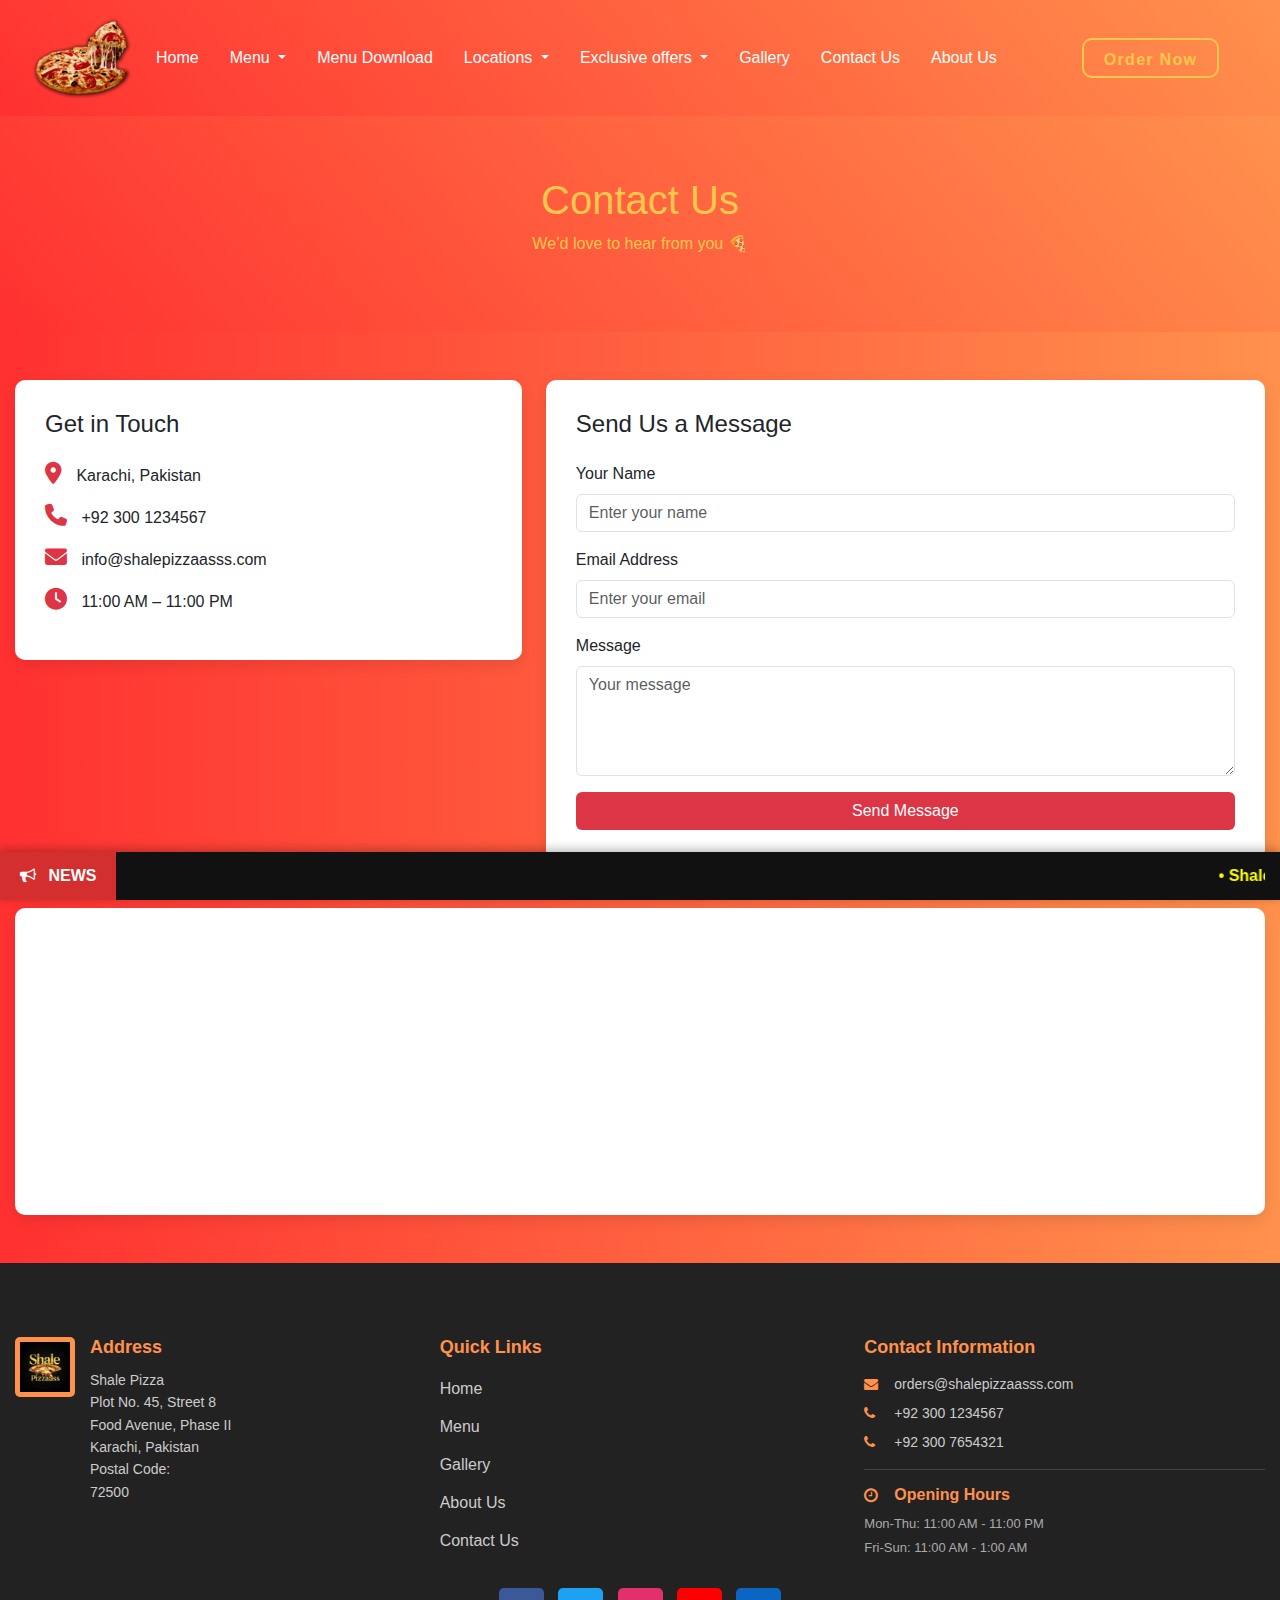
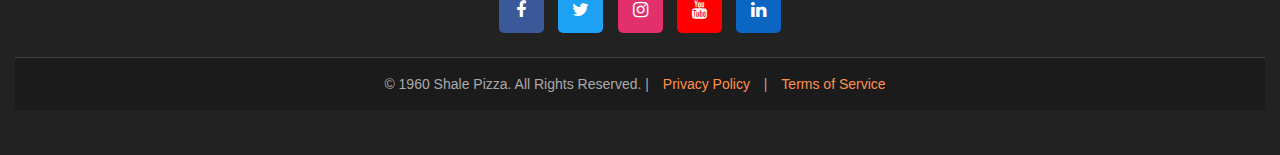
<file: contactus.html>
<!DOCTYPE html>
<html lang="en">
<head>
<meta charset="UTF-8">
<meta name="viewport" content="width=device-width, initial-scale=1.0">
<title>Contact Us | Shale Pizzaasss</title>
<link href="https://cdnjs.cloudflare.com/ajax/libs/font-awesome/6.4.0/css/all.min.css" rel="stylesheet">

            <link rel="stylesheet" href="https://cdnjs.cloudflare.com/ajax/libs/font-awesome/4.7.0/css/font-awesome.min.css">


<link href="https://cdn.jsdelivr.net/npm/bootstrap@5.3.8/dist/css/bootstrap.min.css" rel="stylesheet">
<link rel="stylesheet" href="contactus.css">

</head>

<body>
<!--Navbar-->

    <nav class="navbar navbar-expand-lg bg-body-tertiary">
  <div class="container-fluid">
    <a class="navbar-brand" href="index.html"><img src="img-pic/3rd.logo.pic.png" class="img-fluid" alt="logo" style="width: 100px;"></a>
    <button class="navbar-toggler" type="button" data-bs-toggle="collapse" data-bs-target="#navbarSupportedContent" aria-controls="navbarSupportedContent" aria-expanded="false" aria-label="Toggle navigation">
      <span class="navbar-toggler-icon"></span>
    </button>
    <div class="collapse navbar-collapse" id="navbarSupportedContent">
      <ul class="navbar-nav me-auto mb-2 mb-lg-0">
        <li class="nav-item">
          <a class="nav-link active" aria-current="page" href="index.html">Home</a>
        </li>
         <li class="nav-item dropdown">
                        <a class="nav-link dropdown-toggle" href="#" role="button" data-bs-toggle="dropdown" aria-expanded="false">
                            Menu
                        </a>
                        <ul class="dropdown-menu">
                            <li><a class="dropdown-item" href="menu.html">Main Menu</a></li> <hr>
                            <li><a class="dropdown-item" href="menu.html#pizza">Pizza</a></li>
                            <li><a class="dropdown-item" href="menu.html#pizza-sandwiches">Pizza Sandwiches</a></li>
                            <li><a class="dropdown-item" href="menu.html#garlic-bread">Garlic Bread</a></li>
                            <li><a class="dropdown-item" href="menu.html#pasta">Pasta</a></li>
                            <li><a class="dropdown-item" href="menu.html#desserts">Desserts</a></li>
                            <li><hr class="dropdown-divider"></li>
                            <li><a class="dropdown-item" href="menu.html#beverages">Beverages</a></li>
                        </ul>
                    </li>
         <li class="nav-item">
          <a class="nav-link active" aria-current="page" href="img-pic/shale-pizza-menu.pdf">Menu Download</a>
        </li>
         <li class="nav-item dropdown">
          <a class="nav-link dropdown-toggle" href="#" role="button" data-bs-toggle="dropdown" aria-expanded="false">
            Locations
          </a>
          <ul class="dropdown-menu">
            <li><a class="dropdown-item" href="locations.html#main-branch">Restaurant Location</a></li>
            <li><a class="dropdown-item" href="locations.html#all-branches">Locations</a></li>
            <li><a class="dropdown-item" href="about.html#faq">FAQ</a></li>
          </ul>
        </li>
 <li class="nav-item dropdown">
          <a class="nav-link dropdown-toggle" href="#" role="button" data-bs-toggle="dropdown" aria-expanded="false">
            Exclusive offers
          </a>
          <ul class="dropdown-menu">
                       <li><a class="dropdown-item" href="./menu.html#bestdeal">Best Deal</a></li>
            <li><a class="dropdown-item" href="./img-pic/Weekend special.png" target="_blank">Weekend Special</a></li>
            <li><a class="dropdown-item" href="./img-pic/Combo deal-1.png" target="_blank">Combo Offer Deal.1</a></li>
            <li><a class="dropdown-item" href="./img-pic/Combo deal-2.png" target="_blank">Combo Offer Deal.2</a></li>

          </ul>
        </li>
         <li class="nav-item">
          <a class="nav-link active" aria-current="page" href="gallery.html">Gallery</a>
        </li>
         <li class="nav-item">
          <a class="nav-link active" aria-current="page" href="contactus.html">Contact Us</a>
        </li>
        <li class="nav-item">
          <a class="nav-link" href="about.html">About Us</a>
        </li>
        <li class="nav-item">
          <a class="nav-link" href="#"></a>
        </li>
        <li class="nav-item">
          <a class="nav-link" href="#"></a>
        </li>
        <li class="nav-item">
  <a href="orderform.html" class="custom-btn">Order Now</a>


</li>
       
      </ul>
    </div>
  </div>
</nav>


<!-- Header -->
<section class="contact-header">
    <h1>Contact Us</h1>
    <p>We’d love to hear from you 🍕</p>
</section>

<!-- Contact Section -->
<section class="container my-5">
    <div class="row g-4">

        <!-- Contact Info -->
        <div class="col-md-5">
            <div class="contact-box">
                <h4 class="mb-4">Get in Touch</h4>
                <p><i class="fas fa-map-marker-alt"></i> Karachi, Pakistan</p>
                <p><i class="fas fa-phone"></i> +92 300 1234567</p>
                <p><i class="fas fa-envelope"></i> info@shalepizzaasss.com</p>
                <p><i class="fas fa-clock"></i> 11:00 AM – 11:00 PM</p>
            </div>
        </div>

        <!-- Contact Form -->
        <div class="col-md-7">
            <div class="contact-box">
                <h4 class="mb-4">Send Us a Message</h4>

                <form>
                    <div class="mb-3">
                        <label class="form-label">Your Name</label>
                        <input type="text" class="form-control" placeholder="Enter your name" required>
                    </div>

                    <div class="mb-3">
                        <label class="form-label">Email Address</label>
                        <input type="email" class="form-control" placeholder="Enter your email" required>
                    </div>

                    <div class="mb-3">
                        <label class="form-label">Message</label>
                        <textarea class="form-control" rows="4" placeholder="Your message"></textarea>
                    </div>

                    <button type="submit" class="btn btn-custom w-100">
                        Send Message
                    </button>
                </form>
            </div>
        </div>

    </div>
</section>

<!-- Map -->
<section class="container mb-5">
    <div class="contact-box p-0">
        <iframe 
            src="https://www.google.com/maps/embed?pb=!1m18!1m12!1m3!1d462118.15741721805!2d66.57512938012205!3d25.193389499999998!2m3!1f0!2f0!3f0!3m2!1i1024!2i768!4f13.1!3m3!1m2!1s0x3eb33e06651d4bbf%3A0x9cf92f44555a0c23!2sKarachi%2C%20Karachi%20City%2C%20Sindh%2C%20Pakistan!5e0!3m2!1sen!2s!4v1705498499999!5m2!1sen!2s"
            width="100%" height="300" style="border:0;" allowfullscreen loading="lazy">
        </iframe>
    </div>
</section>


<!--Footer-->
 <footer class="footer-main">
        <div class="container py-4">
            <div class="row g-4">
                
                <!-- Address with Rotating Logo -->
                <div class="col-lg-4 col-md-6">
                    <div class="address-box">
                        <div class="add-icon">
                            <!-- Logo Image - Hover to see 360° rotation -->
                            <img src="img-pic/footer-logo-2.jpg" alt="Pizza Logo">
                        </div>
                        <div class="add-content">
                            <h5>Address</h5>
                            <p>Shale Pizza<br>Plot No. 45, Street 8<br>Food Avenue, Phase II<br>Karachi, Pakistan <br>
                            Postal Code: <br>
                          72500</p>
                        </div>
                    </div>
                </div>

                <!-- Quick Links -->
                <div class="col-lg-4 col-md-6">
                    <div class="footer-links">
                        <h5>Quick Links</h5>
                        <ul>
                            <li><a href="index.html">Home</a></li>
                            <li><a href="menu.html">Menu</a></li>
                            <li><a href="gallery.html">Gallery</a></li>
                            <li><a href="about.html">About Us</a></li>
                            <li><a href="contactus.html">Contact Us</a></li>
                        </ul>
                    </div>
                </div>

                <!-- Contact Info -->
                <div class="col-lg-4 col-md-12">
                    <div class="contact-info">
                        <h5>Contact Information</h5>
                        <p class="mb-2">
                            <i class="fa fa-envelope"></i> 
                            <a href="mailto:orders@shalepizzaasss.com">orders@shalepizzaasss.com</a>
                        </p>
                        <p class="mb-2">
                            <i class="fa fa-phone"></i> +92 300 1234567
                        </p>
                        <p class="mb-2">
                            <i class="fa fa-phone"></i> +92 300 7654321
                        </p>
                        
                        <div class="opening-hours mt-3">
                            <h6><i class="fa fa-clock-o"></i> Opening Hours</h6>
                            <p class="mb-1">Mon-Thu: 11:00 AM - 11:00 PM</p>
                            <p>Fri-Sun: 11:00 AM - 1:00 AM</p>
                        </div>
                    </div>
                </div>

            </div>

            <!-- Social Icons with 360° Rotation -->
            <div class="text-center my-4">
                <a class="social-btn facebook" href="https://www.facebook.com/" title="Facebook"><i class="fa fa-facebook-f"></i></a>
                <a class="social-btn twitter" href="https://x.com/" title="Twitter"><i class="fa fa-twitter"></i></a>
                <a class="social-btn instagram" href="https://www.instagram.com/" title="Instagram"><i class="fa fa-instagram"></i></a>
                <a class="social-btn youtube" href="https://www.youtube.com/" title="YouTube"><i class="fa fa-youtube"></i></a>
                <a class="social-btn whatsapp" href="https://www.linked.com/" title="Linkedin"><i class="fa fa-linkedin" aria-hidden="true"></i>
</a>
            </div>

            <!-- Copyright -->
            <div class="copyright text-center p-3 mt-3">
                &copy; 1960 Shale Pizza. All Rights Reserved. | 
                <a href="privacypolicyandterms.html#privacyTab">Privacy Policy</a> | 
                <a href="privacypolicyandterms.html#termsTab">Terms of Service</a>
            </div>
        </div>
    </footer>

    <!-- News Strip with Rotating NEWS Label -->
    <div class="News-footer">
        <div class="news-label">
            <span><i class="fa fa-bullhorn"></i> NEWS</span>
        </div>
        <div class="news-content">
            <marquee direction="left">
                <a class="news-link" href="#">• Shale Pizza Your 1st Choice •</a>
                <span>• Serving happiness since 1960 •</span>
                <a class="news-link" href="#">• Flat 20% OFF on All Large Pizzas •</a>
                <span>• Extra Cheese Loaded Pizzas Available •</span>
                <a class="news-link" href="#">• Weekend Special Deals •</a>
                <span>• Free Delivery on Orders Above Rs. 1500 •</span>
            </marquee>
        </div>
    </div>


   


<script src="https://cdn.jsdelivr.net/npm/bootstrap@5.3.8/dist/js/bootstrap.bundle.min.js"></script>
</body>
</html>
</file>
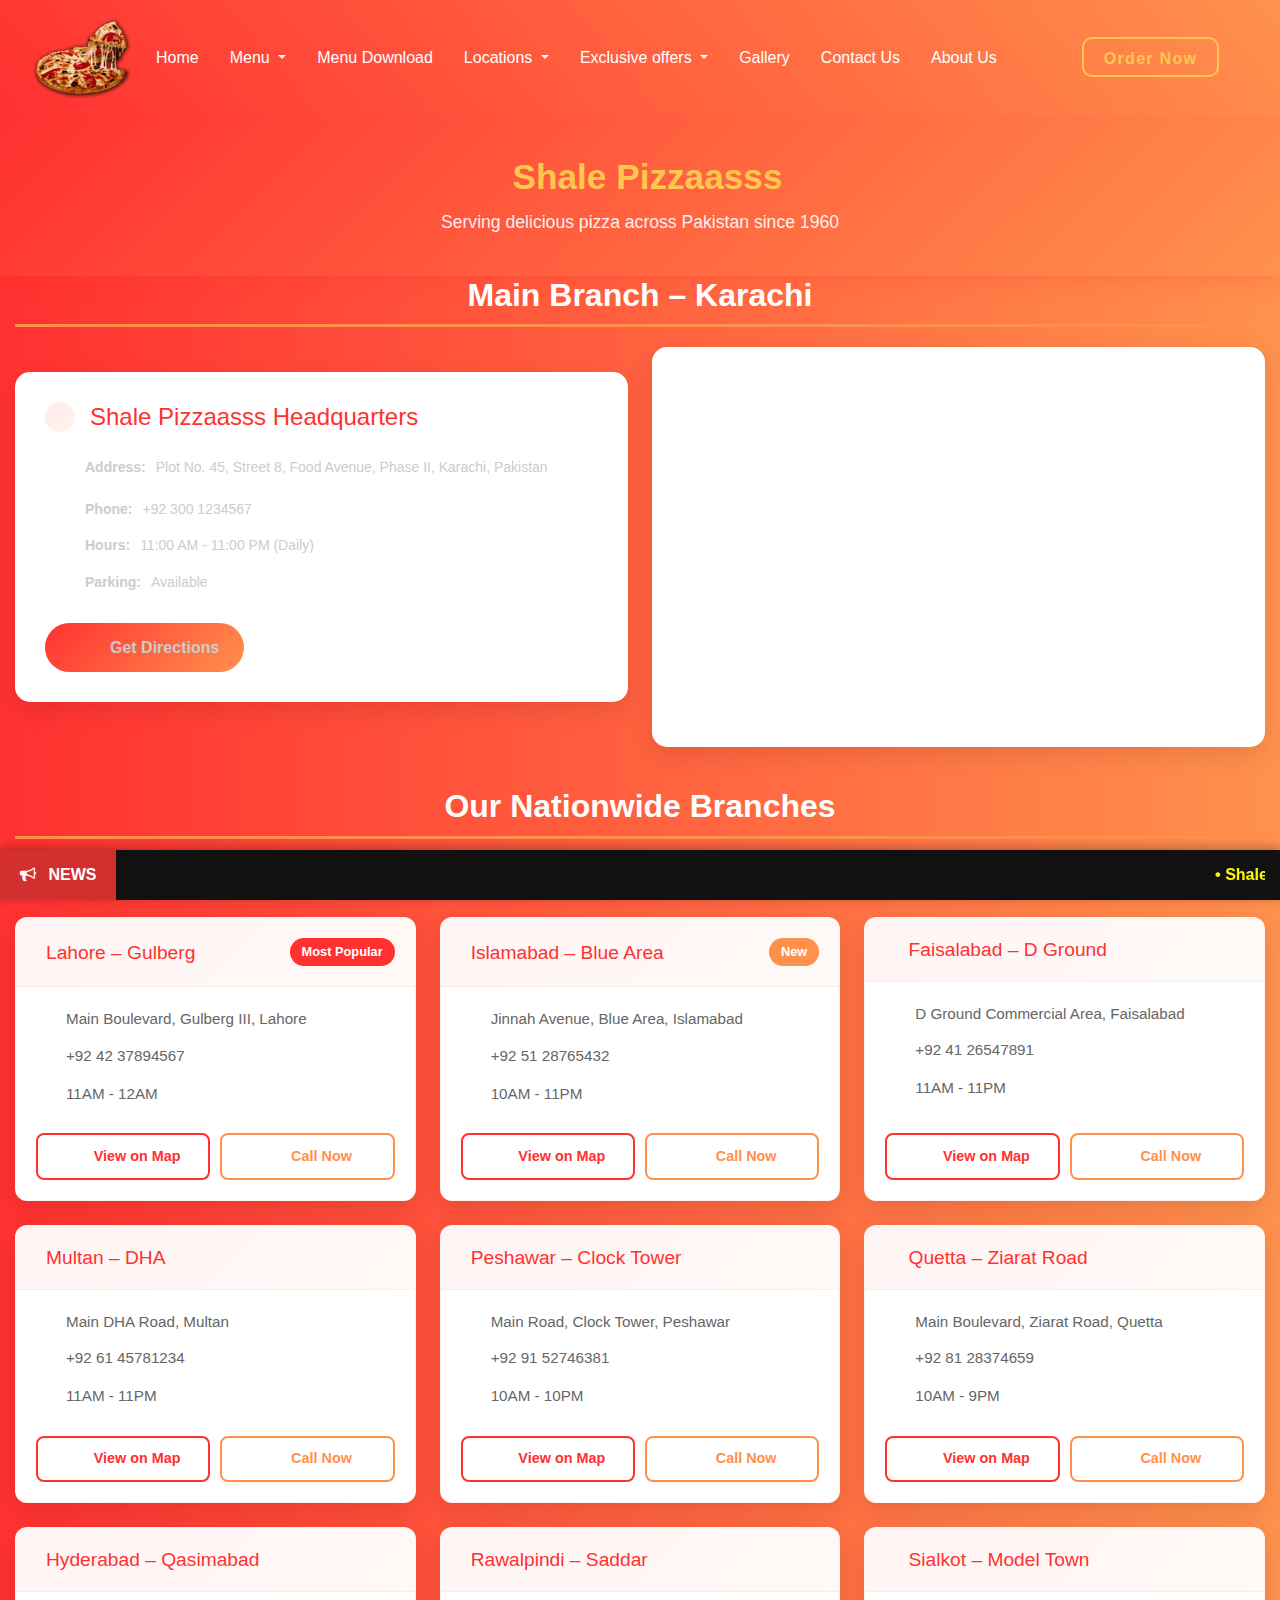
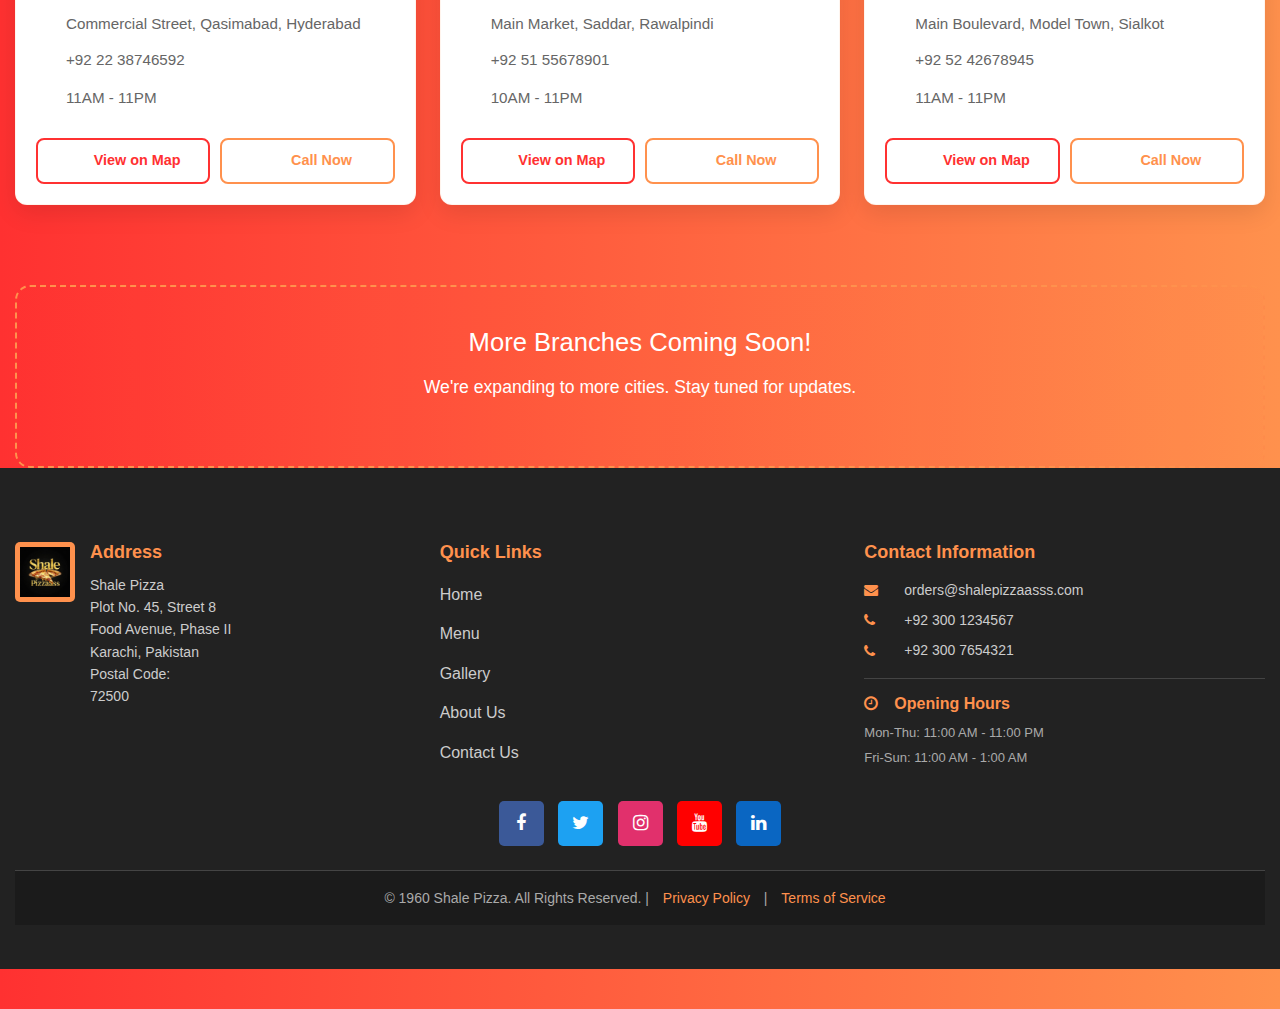
<file: locations.html>
<!DOCTYPE html>
<html lang="en">
<head>
    <meta charset="UTF-8">
    <meta name="viewport" content="width=device-width, initial-scale=1.0">
    <title>Shale Pizzaasss - Our Branches</title>
            <link rel="stylesheet" href="https://cdnjs.cloudflare.com/ajax/libs/font-awesome/4.7.0/css/font-awesome.min.css">

    <link rel="stylesheet" href="https://cdn.jsdelivr.net/npm/bootstrap@5.3.8/dist/css/bootstrap.min.css">
    <link rel="stylesheet" href="locations.css">
</head>
<body>
     <!--Navbar-->

    <nav class="navbar navbar-expand-lg bg-body-tertiary">
  <div class="container-fluid">
    <a class="navbar-brand" href="index.html"><img src="img-pic/3rd.logo.pic.png" class="img-fluid" alt="logo" style="width: 100px;"></a>
    <button class="navbar-toggler" type="button" data-bs-toggle="collapse" data-bs-target="#navbarSupportedContent" aria-controls="navbarSupportedContent" aria-expanded="false" aria-label="Toggle navigation">
      <span class="navbar-toggler-icon"></span>
    </button>
    <div class="collapse navbar-collapse" id="navbarSupportedContent">
      <ul class="navbar-nav me-auto mb-2 mb-lg-0">
        <li class="nav-item">
          <a class="nav-link active" aria-current="page" href="index.html">Home</a>
        </li>
         <li class="nav-item dropdown">
                        <a class="nav-link dropdown-toggle" href="#" role="button" data-bs-toggle="dropdown" aria-expanded="false">
                            Menu
                        </a>
                        <ul class="dropdown-menu">
                            <li><a class="dropdown-item" href="menu.html">Main Menu</a></li> <hr>
                            <li><a class="dropdown-item" href="menu.html#pizza">Pizza</a></li>
                            <li><a class="dropdown-item" href="menu.html#pizza-sandwiches">Pizza Sandwiches</a></li>
                            <li><a class="dropdown-item" href="menu.html#garlic-bread">Garlic Bread</a></li>
                            <li><a class="dropdown-item" href="menu.html#pasta">Pasta</a></li>
                            <li><a class="dropdown-item" href="menu.html#desserts">Desserts</a></li>
                            <li><hr class="dropdown-divider"></li>
                            <li><a class="dropdown-item" href="menu.html#beverages">Beverages</a></li>
                        </ul>
                    </li>
         <li class="nav-item">
          <a class="nav-link active" aria-current="page" href="img-pic/shale-pizza-menu.pdf">Menu Download</a>
        </li>
         <li class="nav-item dropdown">
          <a class="nav-link dropdown-toggle" href="#" role="button" data-bs-toggle="dropdown" aria-expanded="false">
            Locations
          </a>
          <ul class="dropdown-menu">
            <li><a class="dropdown-item" href="#main-branch">Restaurant Location</a></li>
            <li><a class="dropdown-item" href="#all-branches">Locations</a></li>
            <li><a class="dropdown-item" href="about.html#faq">FAQ</a></li>

          </ul>
        </li>
 <li class="nav-item dropdown">
          <a class="nav-link dropdown-toggle" href="#" role="button" data-bs-toggle="dropdown" aria-expanded="false">
            Exclusive offers
          </a>
          <ul class="dropdown-menu">
                       <li><a class="dropdown-item" href="./menu.html#bestdeal">Best Deal</a></li>
            <li><a class="dropdown-item" href="./img-pic/Weekend special.png" target="_blank">Weekend Special</a></li>
            <li><a class="dropdown-item" href="./img-pic/Combo deal-1.png" target="_blank">Combo Offer Deal.1</a></li>
            <li><a class="dropdown-item" href="./img-pic/Combo deal-2.png" target="_blank">Combo Offer Deal.2</a></li>

          </ul>
        </li>
         <li class="nav-item">
          <a class="nav-link active" aria-current="page" href="gallery.html">Gallery</a>
        </li>
         <li class="nav-item">
          <a class="nav-link active" aria-current="page" href="contactus.html">Contact Us</a>
        </li>
        <li class="nav-item">
          <a class="nav-link" href="about.html">About Us</a>
        </li>
        <li class="nav-item">
          <a class="nav-link" href="#"></a>
        </li>
        <li class="nav-item">
          <a class="nav-link" href="#"></a>
        </li>
        <li class="nav-item">
  <a href="orderform.html" class="custom-btn">Order Now</a>
</li>
       
      </ul>
    </div>
  </div>
</nav>
    <!-- Header -->
    <header class="main-header">
        <div class="container">
            <h1 class="heading"><i class="fas fa-map-marker-alt"></i> Shale Pizzaasss</h1>
            <p>Serving delicious pizza across Pakistan since 1960</p>
        </div>
    </header>

    <!-- Main Branch Section -->
    <div class="container main-branch-section" id="main-branch">
        <h2 class="section-title">Main Branch – Karachi</h2>
        <div class="row g-4 align-items-center">
            <div class="col-12 col-lg-6">
                <div class="contact-card">
                    <div class="contact-header">
                        <i class="fas fa-pizza-slice"></i>
                        <h3>Shale Pizzaasss Headquarters</h3>
                    </div>
                    <div class="contact-info">
                        <p><i class="fas fa-map-pin branch-icon"></i> <strong>Address:</strong> Plot No. 45, Street 8, Food Avenue, Phase II, Karachi, Pakistan</p>
                        <p><i class="fas fa-phone branch-icon"></i> <strong>Phone:</strong> +92 300 1234567</p>
                        <p><i class="fas fa-clock branch-icon"></i> <strong>Hours:</strong> 11:00 AM - 11:00 PM (Daily)</p>
                        <p><i class="fas fa-car branch-icon"></i> <strong>Parking:</strong> Available</p>
                        <a href="https://www.google.com/maps/place/Karachi,+Pakistan/@24.8607343,66.9904805,12z/data=!3m1!4b1!4m6!3m5!1s0x3eb33e06651d4bbf:0x9cf92f44555a0c23!8m2!3d24.8607343!4d67.0011364!16zL20vMDFseDVj?entry=ttu" 
                           target="_blank" class="btn-map">
                            <i class="fas fa-directions"></i> Get Directions
                        </a>
                    </div>
                </div>
            </div>
            <div class="col-12 col-lg-6">
                <!-- ACTUAL GOOGLE MAPS IFRAME -->
                <div class="map-container">
                    <iframe 
                        src="https://www.google.com/maps/embed?pb=!1m18!1m12!1m3!1d462118.15741721805!2d66.57512938012205!3d25.193389499999998!2m3!1f0!2f0!3f0!3m2!1i1024!2i768!4f13.1!3m3!1m2!1s0x3eb33e06651d4bbf%3A0x9cf92f44555a0c23!2sKarachi%2C%20Karachi%20City%2C%20Sindh%2C%20Pakistan!5e0!3m2!1sen!2s!4v1705498499999!5m2!1sen!2s"
                        width="100%" 
                        height="100%" 
                        style="border:0;" 
                        allowfullscreen="" 
                        loading="lazy" 
                        referrerpolicy="no-referrer-when-downgrade"
                        title="Shale Pizzaasss Karachi Main Branch Location">
                    </iframe>
                </div>
            </div>
        </div>
    </div>

    <!-- All Branches Section -->
    <div class="container all-branches-section" id="all-branches">
        <h2 class="section-title">Our Nationwide Branches</h2>
        <p class="section-subtitle">Find a Shale Pizzaasss near you</p>
        
        <div class="row g-4">
            <!-- Branch 1 - Lahore -->
            <div class="col-12 col-sm-6 col-lg-4">
                <div class="branch-card">
                    <div class="branch-header">
                        <h3><i class="fas fa-city"></i> Lahore – Gulberg</h3>
                        <span class="branch-tag">Most Popular</span>
                    </div>
                    <div class="branch-body">
                        <p><i class="fas fa-location-dot"></i> Main Boulevard, Gulberg III, Lahore</p>
                        <p><i class="fas fa-phone"></i> +92 42 37894567</p>
                        <p><i class="fas fa-clock"></i> 11AM - 12AM</p>
                        <div class="branch-actions">
                            <a href="https://www.google.com/maps/place/Gulberg+Lahore/@31.517582,74.339976,15z" 
                               target="_blank" class="btn-branch-map">
                                <i class="fas fa-map"></i> View on Map
                            </a>
                            <a href="tel:+924237894567" class="btn-branch-call">
                                <i class="fas fa-phone"></i> Call Now
                            </a>
                        </div>
                    </div>
                </div>
            </div>

            <!-- Branch 2 - Islamabad -->
            <div class="col-12 col-sm-6 col-lg-4">
                <div class="branch-card">
                    <div class="branch-header">
                        <h3><i class="fas fa-landmark"></i> Islamabad – Blue Area</h3>
                        <span class="branch-tag new-tag">New</span>
                    </div>
                    <div class="branch-body">
                        <p><i class="fas fa-location-dot"></i> Jinnah Avenue, Blue Area, Islamabad</p>
                        <p><i class="fas fa-phone"></i> +92 51 28765432</p>
                        <p><i class="fas fa-clock"></i> 10AM - 11PM</p>
                        <div class="branch-actions">
                            <a href="https://www.google.com/maps/place/Blue+Area+Islamabad/@33.7217,73.0645,15z" 
                               target="_blank" class="btn-branch-map">
                                <i class="fas fa-map"></i> View on Map
                            </a>
                            <a href="tel:+925128765432" class="btn-branch-call">
                                <i class="fas fa-phone"></i> Call Now
                            </a>
                        </div>
                    </div>
                </div>
            </div>

            <!-- Branch 3 - Faisalabad -->
            <div class="col-12 col-sm-6 col-lg-4">
                <div class="branch-card">
                    <div class="branch-header">
                        <h3><i class="fas fa-industry"></i> Faisalabad – D Ground</h3>
                    </div>
                    <div class="branch-body">
                        <p><i class="fas fa-location-dot"></i> D Ground Commercial Area, Faisalabad</p>
                        <p><i class="fas fa-phone"></i> +92 41 26547891</p>
                        <p><i class="fas fa-clock"></i> 11AM - 11PM</p>
                        <div class="branch-actions">
                            <a href="https://www.google.com/maps/place/D+Ground+Faisalabad/@31.415,73.089,15z" 
                               target="_blank" class="btn-branch-map">
                                <i class="fas fa-map"></i> View on Map
                            </a>
                            <a href="tel:+924126547891" class="btn-branch-call">
                                <i class="fas fa-phone"></i> Call Now
                            </a>
                        </div>
                    </div>
                </div>
            </div>

            <!-- Branch 4 - Multan -->
            <div class="col-12 col-sm-6 col-lg-4">
                <div class="branch-card">
                    <div class="branch-header">
                        <h3><i class="fas fa-sun"></i> Multan – DHA</h3>
                    </div>
                    <div class="branch-body">
                        <p><i class="fas fa-location-dot"></i> Main DHA Road, Multan</p>
                        <p><i class="fas fa-phone"></i> +92 61 45781234</p>
                        <p><i class="fas fa-clock"></i> 11AM - 11PM</p>
                        <div class="branch-actions">
                            <a href="https://www.google.com/maps/place/DHA+Multan/@30.1578,71.5249,15z" 
                               target="_blank" class="btn-branch-map">
                                <i class="fas fa-map"></i> View on Map
                            </a>
                            <a href="tel:+926145781234" class="btn-branch-call">
                                <i class="fas fa-phone"></i> Call Now
                            </a>
                        </div>
                    </div>
                </div>
            </div>

            <!-- Branch 5 - Peshawar -->
            <div class="col-12 col-sm-6 col-lg-4">
                <div class="branch-card">
                    <div class="branch-header">
                        <h3><i class="fas fa-mountain"></i> Peshawar – Clock Tower</h3>
                    </div>
                    <div class="branch-body">
                        <p><i class="fas fa-location-dot"></i> Main Road, Clock Tower, Peshawar</p>
                        <p><i class="fas fa-phone"></i> +92 91 52746381</p>
                        <p><i class="fas fa-clock"></i> 10AM - 10PM</p>
                        <div class="branch-actions">
                            <a href="https://www.google.com/maps/place/Clock+Tower+Peshawar/@34.008,71.578,15z" 
                               target="_blank" class="btn-branch-map">
                                <i class="fas fa-map"></i> View on Map
                            </a>
                            <a href="tel:+929152746381" class="btn-branch-call">
                                <i class="fas fa-phone"></i> Call Now
                            </a>
                        </div>
                    </div>
                </div>
            </div>

            <!-- Branch 6 - Quetta -->
            <div class="col-12 col-sm-6 col-lg-4">
                <div class="branch-card">
                    <div class="branch-header">
                        <h3><i class="fas fa-tree"></i> Quetta – Ziarat Road</h3>
                    </div>
                    <div class="branch-body">
                        <p><i class="fas fa-location-dot"></i> Main Boulevard, Ziarat Road, Quetta</p>
                        <p><i class="fas fa-phone"></i> +92 81 28374659</p>
                        <p><i class="fas fa-clock"></i> 10AM - 9PM</p>
                        <div class="branch-actions">
                            <a href="https://www.google.com/maps/place/Ziarat+Road+Quetta/@30.179,67.002,15z" 
                               target="_blank" class="btn-branch-map">
                                <i class="fas fa-map"></i> View on Map
                            </a>
                            <a href="tel:+928128374659" class="btn-branch-call">
                                <i class="fas fa-phone"></i> Call Now
                            </a>
                        </div>
                    </div>
                </div>
            </div>

            <!-- Branch 7 - Hyderabad -->
            <div class="col-12 col-sm-6 col-lg-4">
                <div class="branch-card">
                    <div class="branch-header">
                        <h3><i class="fas fa-water"></i> Hyderabad – Qasimabad</h3>
                    </div>
                    <div class="branch-body">
                        <p><i class="fas fa-location-dot"></i> Commercial Street, Qasimabad, Hyderabad</p>
                        <p><i class="fas fa-phone"></i> +92 22 38746592</p>
                        <p><i class="fas fa-clock"></i> 11AM - 11PM</p>
                        <div class="branch-actions">
                            <a href="https://www.google.com/maps/place/Qasimabad+Hyderabad/@25.396,68.357,15z" 
                               target="_blank" class="btn-branch-map">
                                <i class="fas fa-map"></i> View on Map
                            </a>
                            <a href="tel:+922238746592" class="btn-branch-call">
                                <i class="fas fa-phone"></i> Call Now
                            </a>
                        </div>
                    </div>
                </div>
            </div>

            <!-- Branch 8 - Rawalpindi -->
            <div class="col-12 col-sm-6 col-lg-4">
                <div class="branch-card">
                    <div class="branch-header">
                        <h3><i class="fas fa-shop"></i> Rawalpindi – Saddar</h3>
                    </div>
                    <div class="branch-body">
                        <p><i class="fas fa-location-dot"></i> Main Market, Saddar, Rawalpindi</p>
                        <p><i class="fas fa-phone"></i> +92 51 55678901</p>
                        <p><i class="fas fa-clock"></i> 10AM - 11PM</p>
                        <div class="branch-actions">
                            <a href="https://www.google.com/maps/place/Saddar+Rawalpindi/@33.600,73.067,15z" 
                               target="_blank" class="btn-branch-map">
                                <i class="fas fa-map"></i> View on Map
                            </a>
                            <a href="tel:+925155678901" class="btn-branch-call">
                                <i class="fas fa-phone"></i> Call Now
                            </a>
                        </div>
                    </div>
                </div>
            </div>

            <!-- Branch 9 - Sialkot -->
            <div class="col-12 col-sm-6 col-lg-4">
                <div class="branch-card">
                    <div class="branch-header">
                        <h3><i class="fas fa-industry"></i> Sialkot – Model Town</h3>
                    </div>
                    <div class="branch-body">
                        <p><i class="fas fa-location-dot"></i> Main Boulevard, Model Town, Sialkot</p>
                        <p><i class="fas fa-phone"></i> +92 52 42678945</p>
                        <p><i class="fas fa-clock"></i> 11AM - 11PM</p>
                        <div class="branch-actions">
                            <a href="https://www.google.com/maps/place/Model+Town+Sialkot/@32.499,74.536,15z" 
                               target="_blank" class="btn-branch-map">
                                <i class="fas fa-map"></i> View on Map
                            </a>
                            <a href="tel:+925242678945" class="btn-branch-call">
                                <i class="fas fa-phone"></i> Call Now
                            </a>
                        </div>
                    </div>
                </div>
            </div>

            
        </div>
    </div>

    <!-- Coming Soon Section -->
    <div class="container coming-soon-section">
        <div class="coming-soon-card">
            <h3>More Branches Coming Soon!</h3>
            <p>We're expanding to more cities. Stay tuned for updates.</p>
                
        </div>
    </div>

    <!--Footer-->
 <footer class="footer-main">
        <div class="container py-4">
            <div class="row g-4">
                
                <!-- Address with Rotating Logo -->
                <div class="col-lg-4 col-md-6">
                    <div class="address-box">
                        <div class="add-icon">
                            <!-- Logo Image - Hover to see 360° rotation -->
                            <img src="img-pic/footer-logo-2.jpg" alt="Pizza Logo">
                        </div>
                        <div class="add-content">
                            <h5>Address</h5>
                            <p>Shale Pizza<br>Plot No. 45, Street 8<br>Food Avenue, Phase II<br>Karachi, Pakistan <br>
                            Postal Code: <br>
                          72500</p>
                        </div>
                    </div>
                </div>

                <!-- Quick Links -->
                <div class="col-lg-4 col-md-6">
                    <div class="footer-links">
                        <h5>Quick Links</h5>
                        <ul>
                            <li><a href="index.html">Home</a></li>
                            <li><a href="menu.html">Menu</a></li>
                            <li><a href="gallery.html">Gallery</a></li>
                            <li><a href="about.html">About Us</a></li>
                            <li><a href="contactus.html">Contact Us</a></li>
                        </ul>
                    </div>
                </div>

                <!-- Contact Info -->
                <div class="col-lg-4 col-md-12">
                    <div class="contact-info">
                        <h5>Contact Information</h5>
                        <p class="mb-2">
                            <i class="fa fa-envelope"></i> 
                            <a href="mailto:orders@shalepizzaasss.com">orders@shalepizzaasss.com</a>
                        </p>
                        <p class="mb-2">
                            <i class="fa fa-phone"></i> +92 300 1234567
                        </p>
                        <p class="mb-2">
                            <i class="fa fa-phone"></i> +92 300 7654321
                        </p>
                        
                        <div class="opening-hours mt-3">
                            <h6><i class="fa fa-clock-o"></i> Opening Hours</h6>
                            <p class="mb-1">Mon-Thu: 11:00 AM - 11:00 PM</p>
                            <p>Fri-Sun: 11:00 AM - 1:00 AM</p>
                        </div>
                    </div>
                </div>

            </div>

            <!-- Social Icons with 360° Rotation -->
            <div class="text-center my-4">
                <a class="social-btn facebook" href="https://www.facebook.com/" title="Facebook"><i class="fa fa-facebook-f"></i></a>
                <a class="social-btn twitter" href="https://x.com/" title="Twitter"><i class="fa fa-twitter"></i></a>
                <a class="social-btn instagram" href="https://www.instagram.com/" title="Instagram"><i class="fa fa-instagram"></i></a>
                <a class="social-btn youtube" href="https://www.youtube.com/" title="YouTube"><i class="fa fa-youtube"></i></a>
                <a class="social-btn whatsapp" href="https://www.linked.com/" title="Linkedin"><i class="fa fa-linkedin" aria-hidden="true"></i>
</a>
            </div>

            <!-- Copyright -->
            <div class="copyright text-center p-3 mt-3">
                &copy; 1960 Shale Pizza. All Rights Reserved. | 
                <a href="privacypolicyandterms.html#privacyTab">Privacy Policy</a> | 
                <a href="privacypolicyandterms.html#termsTab">Terms of Service</a>
            </div>
        </div>
    </footer>

    <!-- News Strip with Rotating NEWS Label -->
    <div class="News-footer">
        <div class="news-label">
            <span><i class="fa fa-bullhorn"></i> NEWS</span>
        </div>
        <div class="news-content">
            <marquee direction="left">
                <a class="news-link" href="#">• Shale Pizza Your 1st Choice •</a>
                <span>• Serving happiness since 1960 •</span>
                <a class="news-link" href="#">• Flat 20% OFF on All Large Pizzas •</a>
                <span>• Extra Cheese Loaded Pizzas Available •</span>
                <a class="news-link" href="#">• Weekend Special Deals •</a>
                <span>• Free Delivery on Orders Above Rs. 1500 •</span>
            </marquee>
        </div>
    </div>


    <script src="https://cdn.jsdelivr.net/npm/bootstrap@5.3.8/dist/js/bootstrap.bundle.min.js"></script>
</body>
</html>
</file>
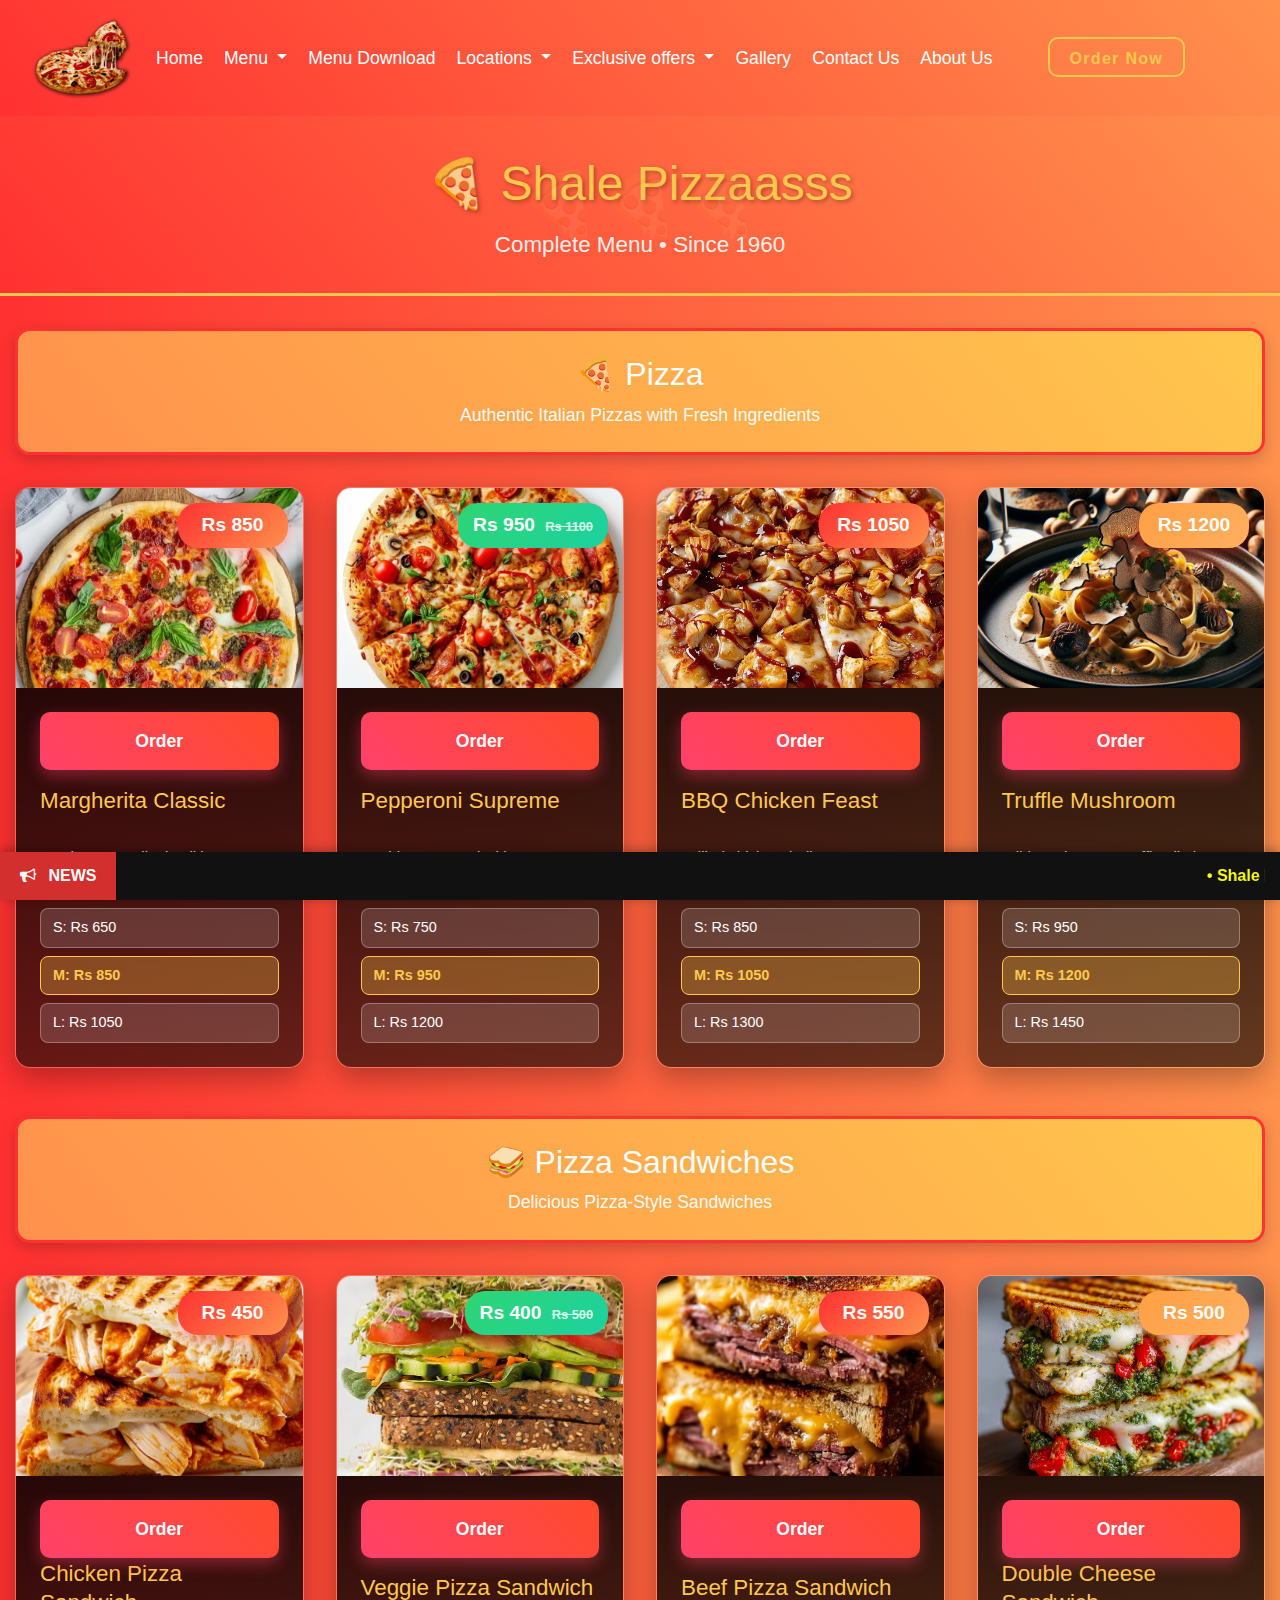
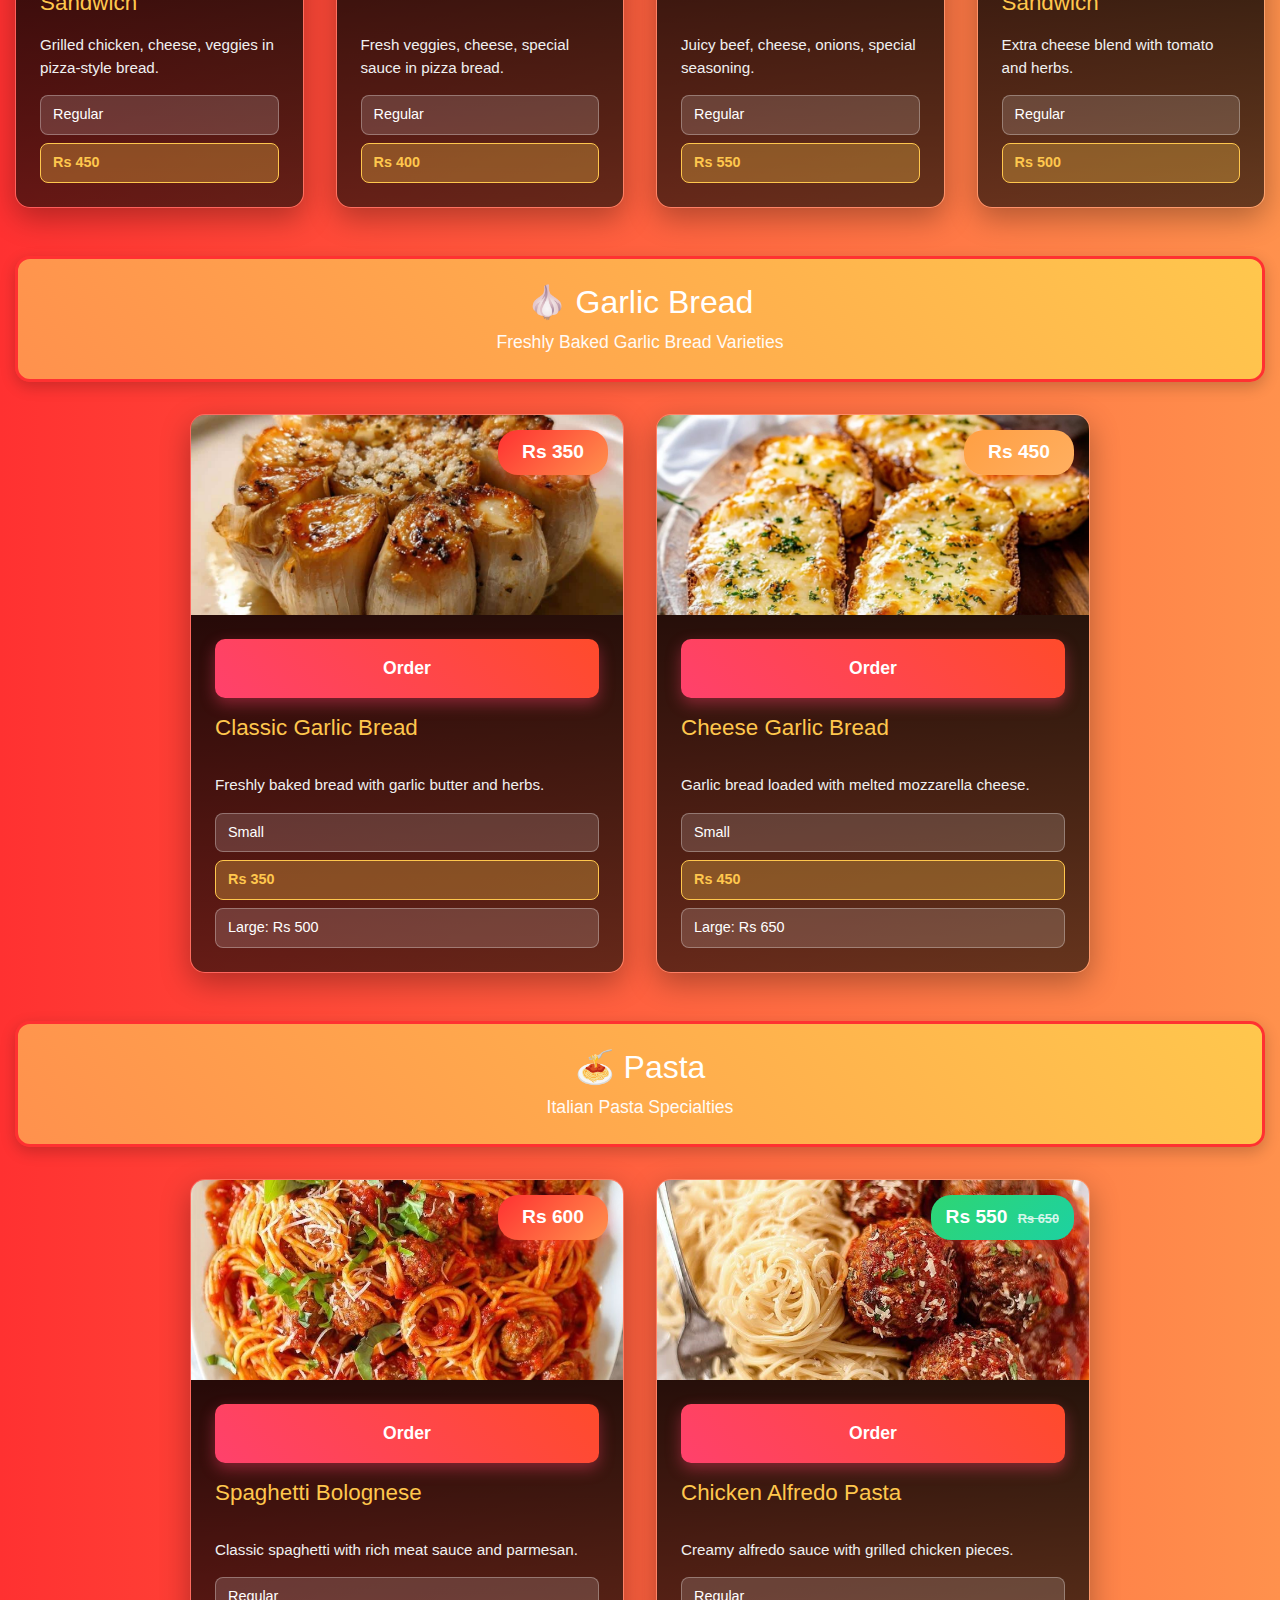
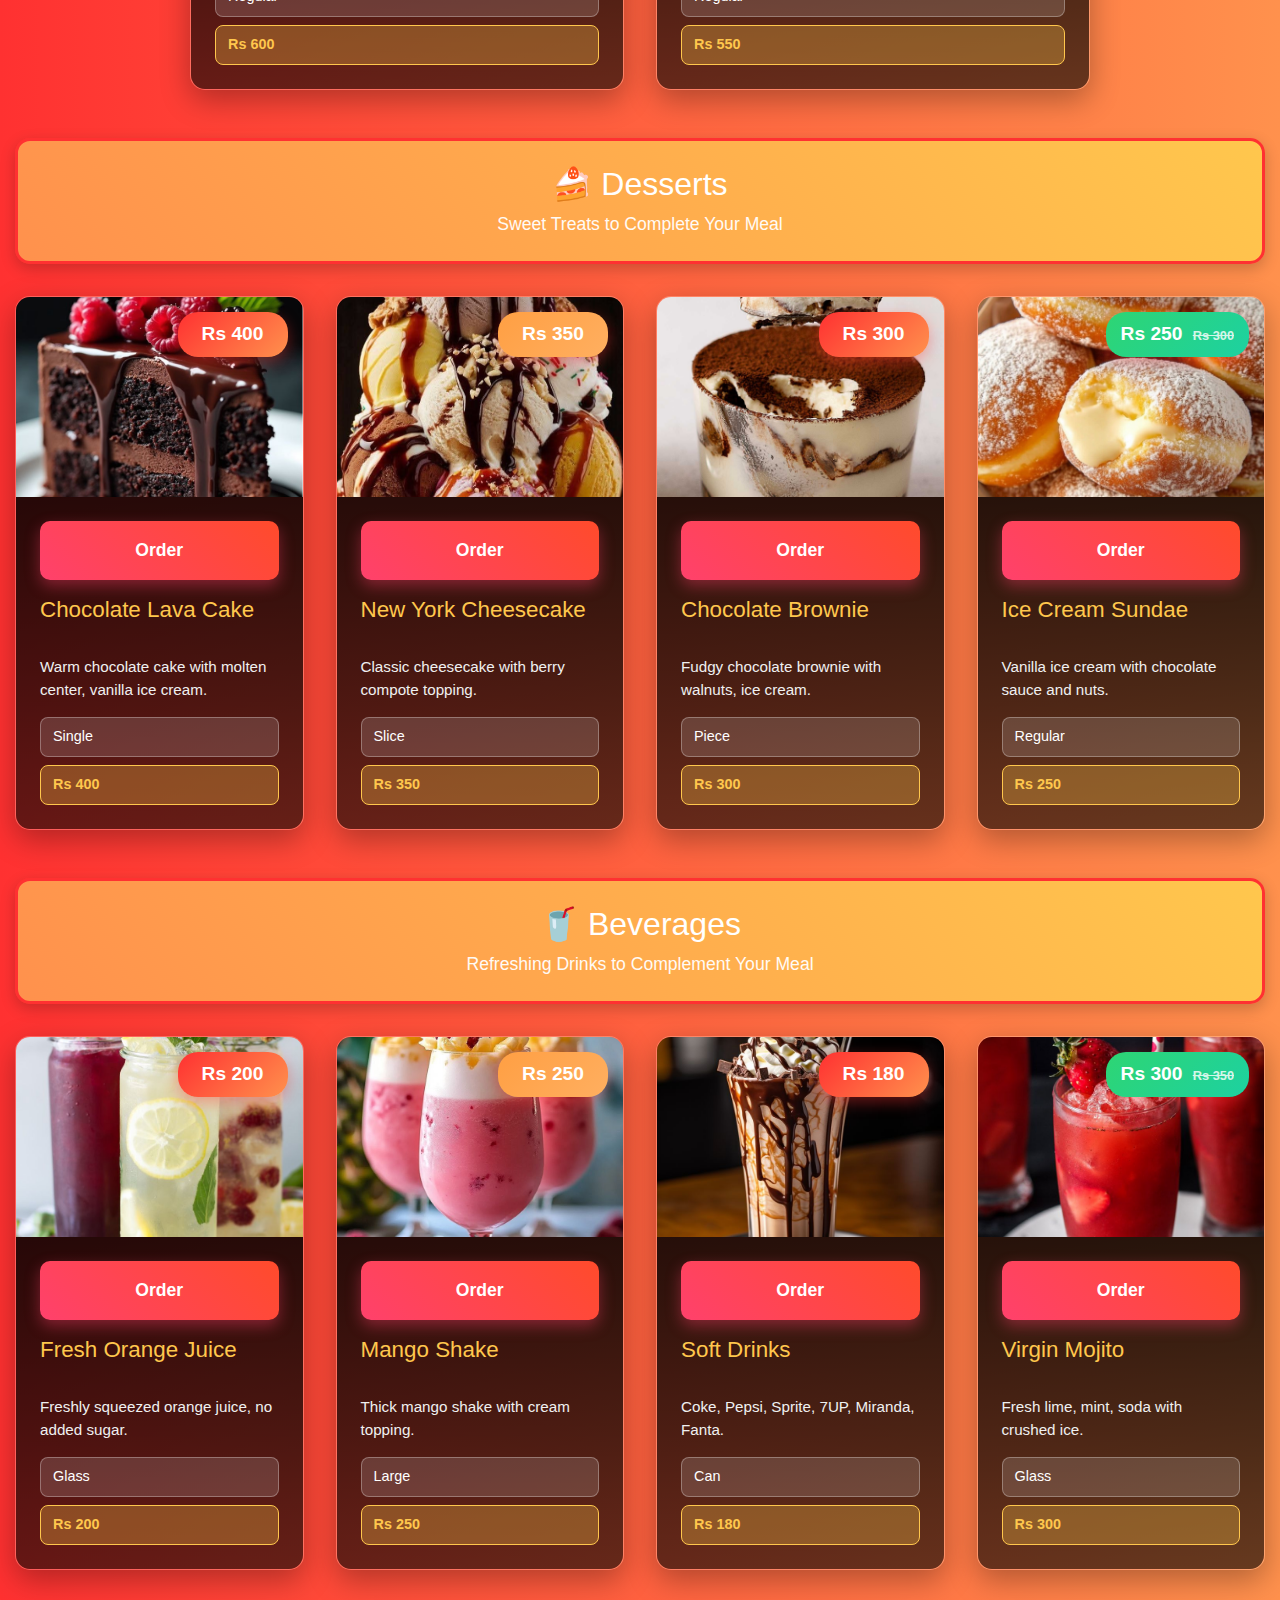
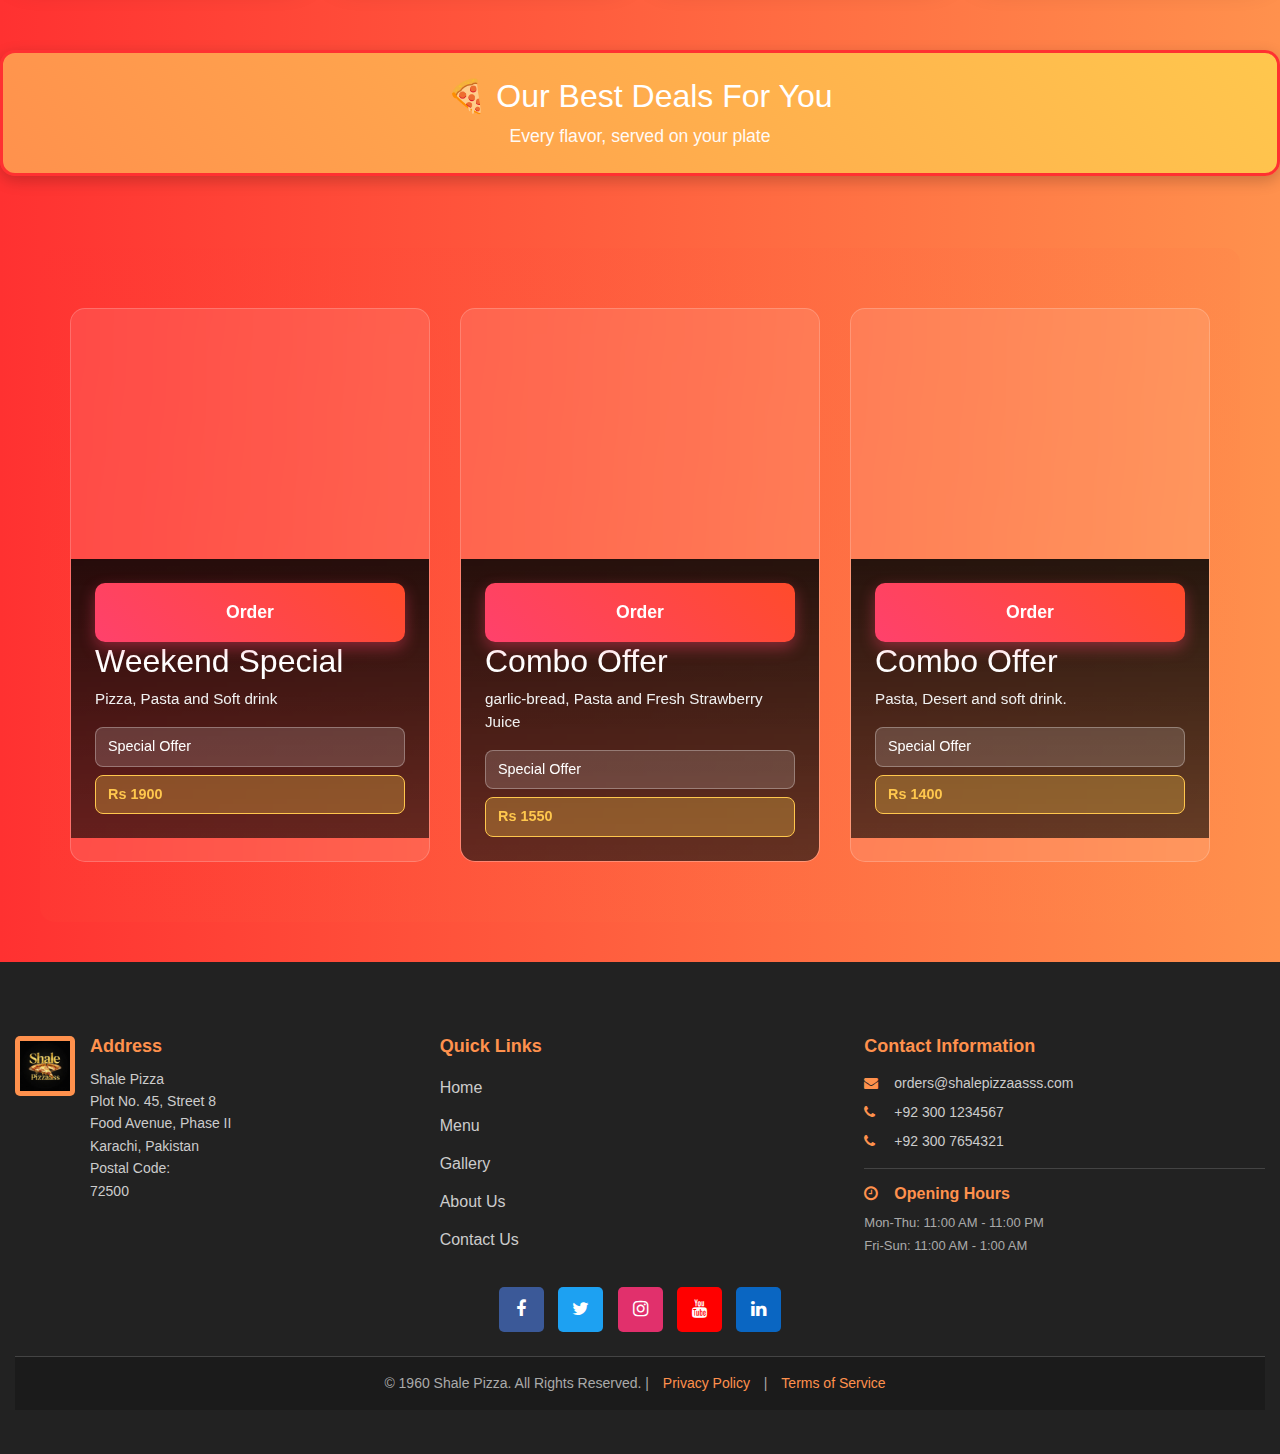
<file: menu.html>
<!DOCTYPE html>
<html lang="en">
<head>
    <meta charset="UTF-8">
    <meta name="viewport" content="width=device-width, initial-scale=1.0">
    <title>Shale Pizzaasss - Complete Menu</title>
        <link rel="stylesheet" href="https://cdnjs.cloudflare.com/ajax/libs/font-awesome/6.4.0/css/all.min.css">
  <link rel="stylesheet" href="https://cdnjs.cloudflare.com/ajax/libs/font-awesome/4.7.0/css/font-awesome.min.css">

    <link href="https://fonts.bunny.net/css?family=abel:400" rel="stylesheet">
    <link rel="stylesheet" href="https://cdn.jsdelivr.net/npm/bootstrap@5.3.8/dist/css/bootstrap.min.css">
    <link rel="stylesheet" href="menu.css">
    </head>
<body>
    <!-- Navbar -->
    <nav class="navbar navbar-expand-lg bg-body-tertiary">
  <div class="container-fluid">
    <a class="navbar-brand" href="index.html"><img src="img-pic/3rd.logo.pic.png" class="img-fluid" alt="logo" style="width: 100px;"></a>
    <button class="navbar-toggler" type="button" data-bs-toggle="collapse" data-bs-target="#navbarSupportedContent" aria-controls="navbarSupportedContent" aria-expanded="false" aria-label="Toggle navigation">
      <span class="navbar-toggler-icon"></span>
    </button>
    <div class="collapse navbar-collapse" id="navbarSupportedContent">
      <ul class="navbar-nav me-auto mb-2 mb-lg-0">
        <li class="nav-item">
          <a class="nav-link active" aria-current="page" href="index.html">Home</a>
        </li>
         <li class="nav-item dropdown">
                        <a class="nav-link dropdown-toggle" href="#" role="button" data-bs-toggle="dropdown" aria-expanded="false">
                            Menu
                        </a>
                        <ul class="dropdown-menu">
                            <li><a class="dropdown-item" href="menu.html">Main Menu</a></li> <hr>
                            <li><a class="dropdown-item" href="menu.html#pizza">Pizza</a></li>
                            <li><a class="dropdown-item" href="menu.html#pizza-sandwiches">Pizza Sandwiches</a></li>
                            <li><a class="dropdown-item" href="menu.html#garlic-bread">Garlic Bread</a></li>
                            <li><a class="dropdown-item" href="menu.html#pasta">Pasta</a></li>
                            <li><a class="dropdown-item" href="menu.html#desserts">Desserts</a></li>
                            <li><hr class="dropdown-divider"></li>
                            <li><a class="dropdown-item" href="menu.html#beverages">Beverages</a></li>
                        </ul>
                    </li>
         <li class="nav-item">
          <a class="nav-link active" aria-current="page" href="img-pic/shale-pizza-menu.pdf">Menu Download</a>
        </li>
         <li class="nav-item dropdown">
          <a class="nav-link dropdown-toggle" href="#" role="button" data-bs-toggle="dropdown" aria-expanded="false">
            Locations
          </a>
          <ul class="dropdown-menu">
            <li><a class="dropdown-item" href="locations.html#main-branch">Restaurant Location</a></li>
            <li><a class="dropdown-item" href="locations.html#all-branches">Locations</a></li>
            <li><a class="dropdown-item" href="about.html#faq">FAQ</a></li>
          </ul>
        </li>
 <li class="nav-item dropdown">
          <a class="nav-link dropdown-toggle" href="#" role="button" data-bs-toggle="dropdown" aria-expanded="false">
            Exclusive offers
          </a>
          <ul class="dropdown-menu">
            <li><a class="dropdown-item" href="./menu.html#bestdeal">Best Deal</a></li>
            <li><a class="dropdown-item" href="./img-pic/Weekend special.png" target="_blank">Weekend Special</a></li>
            <li><a class="dropdown-item" href="./img-pic/Combo deal-1.png" target="_blank">Combo Offer Deal.1</a></li>
            <li><a class="dropdown-item" href="./img-pic/Combo deal-2.png" target="_blank">Combo Offer Deal.2</a></li>
           
          </ul>
        </li>
         <li class="nav-item">
          <a class="nav-link active" aria-current="page" href="gallery.html">Gallery</a>
        </li>
         <li class="nav-item">
          <a class="nav-link active" aria-current="page" href="contactus.html">Contact Us</a>
        </li>
        <li class="nav-item">
          <a class="nav-link" href="about.html">About Us</a>
        </li>
        <li class="nav-item">
          <a class="nav-link" href="#"></a>
        </li>
        <li class="nav-item">
          <a class="nav-link" href="#"></a>
        </li>
        <li class="nav-item">
  <a href="orderform.html" class="custom-btn">Order Now</a>
</li>
       
      </ul>
    </div>
  </div>
</nav>


    <!-- Header -->
    <header class="header">
        <div class="logo">🍕 Shale Pizzaasss</div>
        <div class="tagline">Complete Menu • Since 1960</div>
    </header>
    
    <!-- Menu Categories -->
    <div class="container">
        
        <!-- Pizza Section -->
        <div id="pizza" class="category-header" itemid="pizza">
            <h2>🍕 Pizza</h2>
            <span>Authentic Italian Pizzas with Fresh Ingredients</span>
        </div>
        
        <div class="cards four-cards">
            <!-- Card 1 -->
            <article class="card">
                <div class="price-tag">Rs 850</div>
                <div class="card-image">
                    <img src="img-pic/menu-1.jpg" alt="Margherita Pizza">
                </div>
                <div class="card-content">
                    <button class="card-btn" onclick="window.location.href='orderform.html#orderform'">Order</button>
                    <h2>Margherita Classic</h2>
                    <p class="description">Fresh mozzarella, basil leaves, tomato sauce on thin crust.</p>
                    <div class="size-price">
                        <span class="size">S: Rs 650</span>
                        <span class="size active">M: Rs 850</span>
                        <span class="size">L: Rs 1050</span>
                    </div>
                </div>
            </article>

            <!-- Card 2 -->
            <article class="card">
                <div class="price-tag discount">Rs 950 <span class="original">Rs 1100</span></div>
                <div class="card-image">
                    <img src="img-pic/menu-2.jpg" alt="Pepperoni Pizza">
                </div>
                <div class="card-content">
                    <button class="card-btn" onclick="window.location.href='orderform.html#orderform'">Order</button>
                    <h2>Pepperoni Supreme</h2>
                    <p class="description">Double pepperoni with extra cheese, special tomato sauce.</p>
                    <div class="size-price">
                        <span class="size">S: Rs 750</span>
                        <span class="size active">M: Rs 950</span>
                        <span class="size">L: Rs 1200</span>
                    </div>
                </div>
            </article>

            <!-- Card 3 -->
            <article class="card">
                <div class="price-tag">Rs 1050</div>
                <div class="card-image">
                    <img src="img-pic/menu-2-bbq-pizza.jpg" alt="BBQ Chicken Pizza">
                </div>
                <div class="card-content">
                    <button class="card-btn" onclick="window.location.href='orderform.html#orderform'">Order</button>
                    <h2>BBQ Chicken Feast</h2>
                    <p class="description">Grilled chicken, bell peppers, onions with BBQ sauce.</p>
                    <div class="size-price">
                        <span class="size">S: Rs 850</span>
                        <span class="size active">M: Rs 1050</span>
                        <span class="size">L: Rs 1300</span>
                    </div>
                </div>
            </article>

            <!-- Card 4 -->
            <article class="card">
                <div class="price-tag new">Rs 1200</div>
                <div class="card-image">
                    <img src="img-pic/1-menu-mushrom-pic.jpg" alt="Truffle Pizza">
                </div>
                <div class="card-content">
                    <button class="card-btn" onclick="window.location.href='orderform.html#orderform'">Order</button>
                    <h2>Truffle Mushroom</h2>
                    <p class="description">Wild mushrooms, truffle oil, three-cheese blend.</p>
                    <div class="size-price">
                        <span class="size">S: Rs 950</span>
                        <span class="size active">M: Rs 1200</span>
                        <span class="size">L: Rs 1450</span>
                    </div>
                </div>
            </article>
        </div>

        <!-- Pizza Sandwiches Section -->
        <div id="pizza-sandwiches" class="category-header">
            <h2>🥪 Pizza Sandwiches</h2>
            <span>Delicious Pizza-Style Sandwiches</span>
        </div>
        
        <div class="cards four-cards">
            <!-- Card 5 -->
            <article class="card">
                <div class="price-tag">Rs 450</div>
                <div class="card-image">
                    <img src="img-pic/menu-chicken sandwich.jpg" alt="Chicken Sandwich">
                </div>
                <div class="card-content">
                    <button class="card-btn" onclick="window.location.href='orderform.html#orderform'">Order</button>
                    <h2>Chicken Pizza Sandwich</h2>
                    <p class="description">Grilled chicken, cheese, veggies in pizza-style bread.</p>
                    <div class="size-price">
                        <span class="size">Regular</span>
                        <span class="size active">Rs 450</span>
                    </div>
                </div>
            </article>

            <!-- Card 6 -->
            <article class="card">
                <div class="price-tag discount">Rs 400 <span class="original">Rs 500</span></div>
                <div class="card-image">
                    <img src="img-pic/menu-sandwich-3-jpeg.jpg" alt="Veggie Sandwich">
                </div>
                <div class="card-content">
                    <button class="card-btn" onclick="window.location.href='orderform.html#orderform'">Order</button>
                    <h2>Veggie Pizza Sandwich</h2>
                    <p class="description">Fresh veggies, cheese, special sauce in pizza bread.</p>
                    <div class="size-price">
                        <span class="size">Regular</span>
                        <span class="size active">Rs 400</span>
                    </div>
                </div>
            </article>

            <!-- Card 7 -->
            <article class="card">
                <div class="price-tag">Rs 550</div>
                <div class="card-image">
                    <img src="img-pic/menu-beef sandwich.jpg" alt="Beef Sandwich">
                </div>
                <div class="card-content">
                    <button class="card-btn" onclick="window.location.href='orderform.html#orderform'">Order</button>
                    <h2>Beef Pizza Sandwich</h2>
                    <p class="description">Juicy beef, cheese, onions, special seasoning.</p>
                    <div class="size-price">
                        <span class="size">Regular</span>
                        <span class="size active">Rs 550</span>
                    </div>
                </div>
            </article>

            <!-- Card 8 -->
            <article class="card">
                <div class="price-tag new">Rs 500</div>
                <div class="card-image">
                    <img src="img-pic/menu-sandwich-4.jpg" alt="Cheese Sandwich">
                </div>
                <div class="card-content">
                    <button class="card-btn" onclick="window.location.href='orderform.html#orderform'">Order</button>
                    <h2>Double Cheese Sandwich</h2>
                    <p class="description">Extra cheese blend with tomato and herbs.</p>
                    <div class="size-price">
                        <span class="size">Regular</span>
                        <span class="size active">Rs 500</span>
                    </div>
                </div>
            </article>
        </div>

        <!-- Garlic Bread Section -->
        <div id="garlic-bread" class="category-header">
            <h2>🧄 Garlic Bread</h2>
            <span>Freshly Baked Garlic Bread Varieties</span>
        </div>
        
        <div class="cards two-cards">
            <!-- Card 9 -->
            <article class="card">
                <div class="price-tag">Rs 350</div>
                <div class="card-image">
                    <img src="img-pic/menu-garlic bread-5.jpg" alt="Garlic Bread">
                </div>
                <div class="card-content">
                    <button class="card-btn" onclick="window.location.href='orderform.html#orderform'">Order</button>
                    <h2>Classic Garlic Bread</h2>
                    <p class="description">Freshly baked bread with garlic butter and herbs.</p>
                    <div class="size-price">
                        <span class="size">Small</span>
                        <span class="size active">Rs 350</span>
                        <span class="size">Large: Rs 500</span>
                    </div>
                </div>
            </article>

            <!-- Card 10 -->
            <article class="card">
                <div class="price-tag new">Rs 450</div>
                <div class="card-image">
                    <img src="img-pic/menu-garlic bread-6.jpg" alt="Cheese Garlic Bread">
                </div>
                <div class="card-content">
                    <button class="card-btn" onclick="window.location.href='orderform.html#orderform'">Order</button>
                    <h2>Cheese Garlic Bread</h2>
                    <p class="description">Garlic bread loaded with melted mozzarella cheese.</p>
                    <div class="size-price">
                        <span class="size">Small</span>
                        <span class="size active">Rs 450</span>
                        <span class="size">Large: Rs 650</span>
                    </div>
                </div>
            </article>
        </div>

        <!-- Pasta Section -->
        <div id="pasta" class="category-header">
            <h2>🍝 Pasta</h2>
            <span>Italian Pasta Specialties</span>
        </div>
        
        <div class="cards two-cards">
            <!-- Card 11 -->
            <article class="card">
                <div class="price-tag">Rs 600</div>
                <div class="card-image">
                    <img src="img-pic/menu-pasta-7-.jpg" alt="Spaghetti">
                </div>
                <div class="card-content">
                    <button class="card-btn" onclick="window.location.href='orderform.html#orderform'">Order</button>
                    <h2>Spaghetti Bolognese</h2>
                    <p class="description">Classic spaghetti with rich meat sauce and parmesan.</p>
                    <div class="size-price">
                        <span class="size">Regular</span>
                        <span class="size active">Rs 600</span>
                    </div>
                </div>
            </article>

            <!-- Card 12 -->
            <article class="card">
                <div class="price-tag discount">Rs 550 <span class="original">Rs 650</span></div>
                <div class="card-image">
                    <img src="img-pic/menu-pasta-8-.jpg" alt="Alfredo Pasta">
                </div>
                <div class="card-content">
                    <button class="card-btn" onclick="window.location.href='orderform.html#orderform'">Order</button>
                    <h2>Chicken Alfredo Pasta</h2>
                    <p class="description">Creamy alfredo sauce with grilled chicken pieces.</p>
                    <div class="size-price">
                        <span class="size">Regular</span>
                        <span class="size active">Rs 550</span>
                    </div>
                </div>
            </article>
        </div>

        <!-- Desserts Section -->
        <div id="desserts" class="category-header">
            <h2>🍰 Desserts</h2>
            <span>Sweet Treats to Complete Your Meal</span>
        </div>
        
        <div class="cards four-cards">
            <!-- Card 13 -->
            <article class="card">
                <div class="price-tag">Rs 400</div>
                <div class="card-image">
                    <img src="img-pic/menu-desert-9-.jpg" alt="Chocolate Cake">
                </div>
                <div class="card-content">
                    <button class="card-btn" onclick="window.location.href='orderform.html#orderform'">Order</button>
                    <h2>Chocolate Lava Cake</h2>
                    <p class="description">Warm chocolate cake with molten center, vanilla ice cream.</p>
                    <div class="size-price">
                        <span class="size">Single</span>
                        <span class="size active">Rs 400</span>
                    </div>
                </div>
            </article>

            <!-- Card 14 -->
            <article class="card">
                <div class="price-tag new">Rs 350</div>
                <div class="card-image">
                    <img src="img-pic/menu-desert-10-.jpg" alt="Cheesecake">
                </div>
                <div class="card-content">
                    <button class="card-btn" onclick="window.location.href='orderform.html#orderform'">Order</button>
                    <h2>New York Cheesecake</h2>
                    <p class="description">Classic cheesecake with berry compote topping.</p>
                    <div class="size-price">
                        <span class="size">Slice</span>
                        <span class="size active">Rs 350</span>
                    </div>
                </div>
            </article>

            <!-- Card 15 -->
            <article class="card">
                <div class="price-tag">Rs 300</div>
                <div class="card-image">
                    <img src="img-pic/menu-desert-1.jpg" alt="Brownie">
                </div>
                <div class="card-content">
                    <button class="card-btn" onclick="window.location.href='orderform.html#orderform'">Order</button>
                    <h2>Chocolate Brownie</h2>
                    <p class="description">Fudgy chocolate brownie with walnuts, ice cream.</p>
                    <div class="size-price">
                        <span class="size">Piece</span>
                        <span class="size active">Rs 300</span>
                    </div>
                </div>
            </article>

            <!-- Card 16 -->
            <article class="card">
                <div class="price-tag discount">Rs 250 <span class="original">Rs 300</span></div>
                <div class="card-image">
                    <img src="img-pic/menu-desert-2.jpg" alt="Ice Cream">
                </div>
                <div class="card-content">
                    <button class="card-btn" onclick="window.location.href='orderform.html#orderform'">Order</button>
                    <h2>Ice Cream Sundae</h2>
                    <p class="description">Vanilla ice cream with chocolate sauce and nuts.</p>
                    <div class="size-price">
                        <span class="size">Regular</span>
                        <span class="size active">Rs 250</span>
                    </div>
                </div>
            </article>
        </div>

        <!-- Beverages Section -->
        <div id="beverages" class="category-header">
            <h2>🥤 Beverages</h2>
            <span>Refreshing Drinks to Complement Your Meal</span>
        </div>
        
        <div class="cards four-cards">
            <!-- Card 17 -->
            <article class="card">
                <div class="price-tag">Rs 200</div>
                <div class="card-image">
                    <img src="img-pic/menu-beverage-11-.jpg" alt="Fresh Juice">
                </div>
                <div class="card-content">
                    <button class="card-btn" onclick="window.location.href='orderform.html#orderform'">Order</button>
                    <h2>Fresh Orange Juice</h2>
                    <p class="description">Freshly squeezed orange juice, no added sugar.</p>
                    <div class="size-price">
                        <span class="size">Glass</span>
                        <span class="size active">Rs 200</span>
                    </div>
                </div>
            </article>

            <!-- Card 18 -->
            <article class="card">
                <div class="price-tag new">Rs 250</div>
                <div class="card-image">
                    <img src="img-pic/menu-beverage-12-.jpg" alt="Mango Shake">
                </div>
                <div class="card-content">
                    <button class="card-btn" onclick="window.location.href='orderform.html#orderform'">Order</button>
                    <h2>Mango Shake</h2>
                    <p class="description">Thick mango shake with cream topping.</p>
                    <div class="size-price">
                        <span class="size">Large</span>
                        <span class="size active">Rs 250</span>
                    </div>
                </div>
            </article>

            <!-- Card 19 -->
            <article class="card">
                <div class="price-tag">Rs 180</div>
                <div class="card-image">
                    <img src="img-pic/menu-beverage-13-.jpg" alt="Soft Drink">
                </div>
                <div class="card-content">
                    <button class="card-btn" onclick="window.location.href='orderform.html#orderform'">Order</button>
                    <h2>Soft Drinks</h2>
                    <p class="description">Coke, Pepsi, Sprite, 7UP, Miranda, Fanta.</p>
                    <div class="size-price">
                        <span class="size">Can</span>
                        <span class="size active">Rs 180</span>
                    </div>
                </div>
            </article>

            <!-- Card 20 -->
            <article class="card">
                <div class="price-tag discount">Rs 300 <span class="original">Rs 350</span></div>
                <div class="card-image">
                    <img src="img-pic/menu-beverage-14-.jpg" alt="Mocktail">
                </div>
                <div class="card-content">
                    <button class="card-btn" onclick="window.location.href='orderform.html#orderform'">Order</button>
                    <h2>Virgin Mojito</h2>
                    <p class="description">Fresh lime, mint, soda with crushed ice.</p>
                    <div class="size-price">
                        <span class="size">Glass</span>
                        <span class="size active">Rs 300</span>
                    </div>
                </div>
            </article>
        </div>
    </div>
<!--Deals-->
<!-- Special Offers Section -->
  <div id="beverages" class="category-header">
            <h2> 🍕 Our Best Deals For You</h2>
            <span>Every flavor, served on your plate</span>
        </div>

<section class="pizza-offers" id="pizza">
   <!-- Offers Container -->
    <div class="offers-container" id="bestdeal">
        <!-- Weekend Special -->
        <div class="offer-item">
            <img src="img-pic/Weekend special.png" alt="Weekend Special" loading="lazy">
             <div class="card-content">
                    <button class="card-btn" onclick="window.location.href='orderform.html#orderform'">Order</button>
                    <h2 style="color: white;">Weekend Special</h2>
                    <p class="description">Pizza, Pasta and Soft drink</p>
                    <div class="size-price">
                        <span class="size">Special Offer</span>
                        <span class="size active">Rs 1900</span>
                    </div>
                </div>
        </div>

        <!-- Combo Deal 1 -->
        <div class="offer-item">
            <img src="img-pic/Combo deal-1.png" alt="Combo Deal 1" loading="lazy">
             <div class="card-content">
                    <button class="card-btn" onclick="window.location.href='orderform.html#orderform'">Order</button>
                    <h2 style="color: white;">Combo Offer</h2>
                    <p class="description">garlic-bread, Pasta and Fresh Strawberry Juice</p>
                    <div class="size-price">
                        <span class="size">Special Offer</span>
                        <span class="size active">Rs 1550</span>
                    </div>
                </div>
        </div>

        <!-- Combo Deal 2 -->
        <div class="offer-item">
            <img src="img-pic/Combo deal-2.png" alt="Combo Deal 2" loading="lazy">
             <div class="card-content">
                    <button class="card-btn" onclick="window.location.href='orderform.html#orderform'">Order</button>
                    <h2 style="color: white;">Combo Offer</h2>
                    <p class="description">Pasta, Desert and soft drink.</p>
                    <div class="size-price">
                        <span class="size">Special Offer</span>
                        <span class="size active">Rs 1400</span>
                    </div>
                </div>
        </div>
    </div>
</section>




<!--Footer-->
 <footer class="footer-main">
        <div class="container py-4">
            <div class="row g-4">
                
                <!-- Address with Rotating Logo -->
                <div class="col-lg-4 col-md-6">
                    <div class="address-box">
                        <div class="add-icon">
                            <!-- Logo Image - Hover to see 360° rotation -->
                            <img src="img-pic/footer-logo-2.jpg" alt="Pizza Logo">
                        </div>
                        <div class="add-content">
                            <h5>Address</h5>
                            <p>Shale Pizza<br>Plot No. 45, Street 8<br>Food Avenue, Phase II<br>Karachi, Pakistan <br>
                            Postal Code: <br>
                          72500</p>
                        </div>
                    </div>
                </div>

                <!-- Quick Links -->
                <div class="col-lg-4 col-md-6">
                    <div class="footer-links">
                        <h5>Quick Links</h5>
                        <ul>
                            <li><a href="index.html">Home</a></li>
                            <li><a href="menu.html">Menu</a></li>
                            <li><a href="gallery.html">Gallery</a></li>
                            <li><a href="about.html">About Us</a></li>
                            <li><a href="contactus.html">Contact Us</a></li>
                        </ul>
                    </div>
                </div>

                <!-- Contact Info -->
                <div class="col-lg-4 col-md-12">
                    <div class="contact-info">
                        <h5>Contact Information</h5>
                        <p class="mb-2">
                            <i class="fa fa-envelope"></i> 
                            <a href="mailto:orders@shalepizzaasss.com">orders@shalepizzaasss.com</a>
                        </p>
                        <p class="mb-2">
                            <i class="fa fa-phone"></i> +92 300 1234567
                        </p>
                        <p class="mb-2">
                            <i class="fa fa-phone"></i> +92 300 7654321
                        </p>
                        
                        <div class="opening-hours mt-3">
                            <h6><i class="fa fa-clock-o"></i> Opening Hours</h6>
                            <p class="mb-1">Mon-Thu: 11:00 AM - 11:00 PM</p>
                            <p>Fri-Sun: 11:00 AM - 1:00 AM</p>
                        </div>
                    </div>
                </div>

            </div>

            <!-- Social Icons with 360° Rotation -->
            <div class="text-center my-4">
                <a class="social-btn facebook" href="https://www.facebook.com/" title="Facebook"><i class="fa fa-facebook-f"></i></a>
                <a class="social-btn twitter" href="https://x.com/" title="Twitter"><i class="fa fa-twitter"></i></a>
                <a class="social-btn instagram" href="https://www.instagram.com/" title="Instagram"><i class="fa fa-instagram"></i></a>
                <a class="social-btn youtube" href="https://www.youtube.com/" title="YouTube"><i class="fa fa-youtube"></i></a>
                <a class="social-btn whatsapp" href="https://www.linked.com/" title="Linkedin"><i class="fa fa-linkedin" aria-hidden="true"></i>
</a>
            </div>

            <!-- Copyright -->
            <div class="copyright text-center p-3 mt-3">
                &copy; 1960 Shale Pizza. All Rights Reserved. | 
                <a href="privacypolicyandterms.html#privacyTab">Privacy Policy</a> | 
                <a href="privacypolicyandterms.html#termsTab">Terms of Service</a>
            </div>
        </div>
    </footer>

    <!-- News Strip with Rotating NEWS Label -->
    <div class="News-footer">
        <div class="news-label">
            <span><i class="fa fa-bullhorn"></i> NEWS</span>
        </div>
        <div class="news-content">
            <marquee direction="left">
                <a class="news-link" href="#">• Shale Pizza Your 1st Choice •</a>
                <span>• Serving happiness since 1960 •</span>
                <a class="news-link" href="#">• Flat 20% OFF on All Large Pizzas •</a>
                <span>• Extra Cheese Loaded Pizzas Available •</span>
                <a class="news-link" href="#">• Weekend Special Deals •</a>
                <span>• Free Delivery on Orders Above Rs. 1500 •</span>
            </marquee>
        </div>
    </div>



    <script src="https://cdn.jsdelivr.net/npm/bootstrap@5.3.8/dist/js/bootstrap.bundle.min.js"></script></body>
</html>
</file>
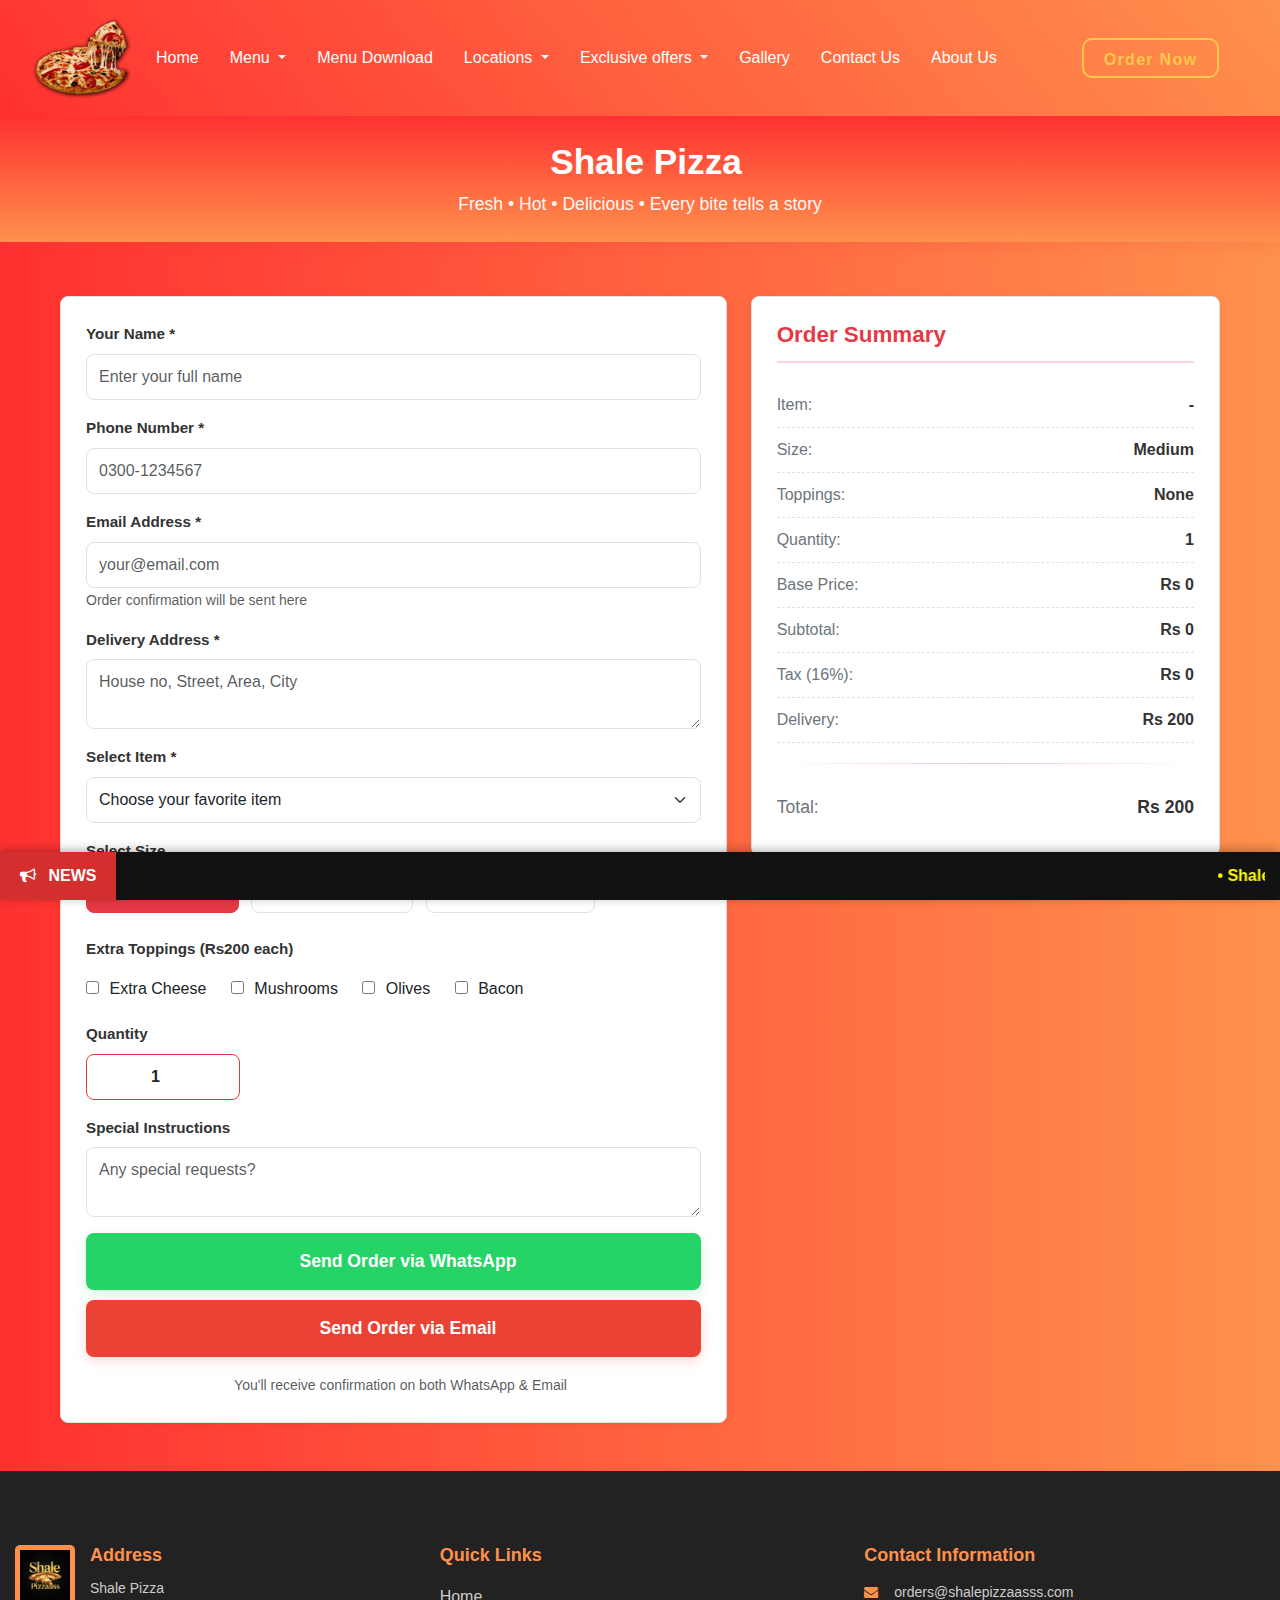
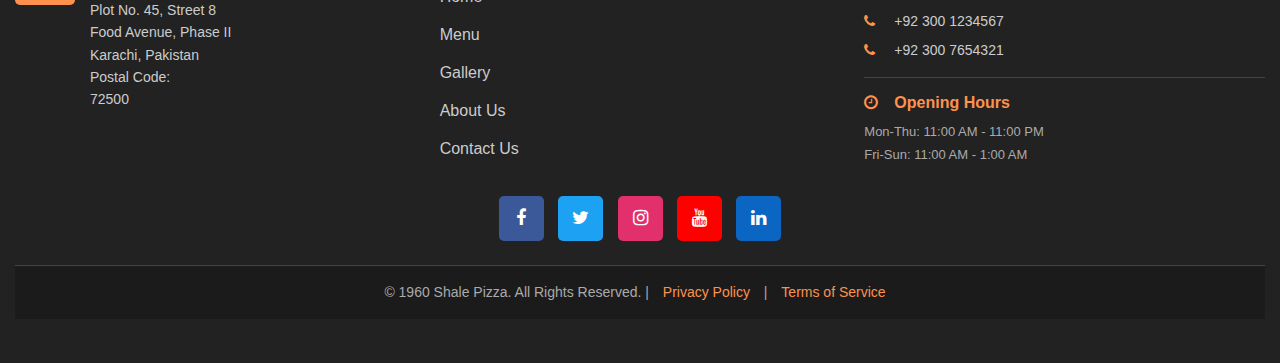
<file: orderform.html>
<!DOCTYPE html>
<html lang="en">
<head>
<meta charset="UTF-8">
<meta name="viewport" content="width=device-width, initial-scale=1.0">
<title>Shale Pizza - Order Now</title>
<link href="https://cdn.jsdelivr.net/npm/bootstrap@5.3.8/dist/css/bootstrap.min.css" rel="stylesheet">
        <link rel="stylesheet" href="https://cdnjs.cloudflare.com/ajax/libs/font-awesome/4.7.0/css/font-awesome.min.css">
<link rel="stylesheet" href="orderform.css">

</head>
<body>

    <!--Navbar-->

    <nav class="navbar navbar-expand-lg bg-body-tertiary">
  <div class="container-fluid">
    <a class="navbar-brand" href="index.html"><img src="img-pic/3rd.logo.pic.png" class="img-fluid" alt="logo" style="width: 100px;"></a>
    <button class="navbar-toggler" type="button" data-bs-toggle="collapse" data-bs-target="#navbarSupportedContent" aria-controls="navbarSupportedContent" aria-expanded="false" aria-label="Toggle navigation">
      <span class="navbar-toggler-icon"></span>
    </button>
    <div class="collapse navbar-collapse" id="navbarSupportedContent">
      <ul class="navbar-nav me-auto mb-2 mb-lg-0">
        <li class="nav-item">
          <a class="nav-link active" aria-current="page" href="index.html">Home</a>
        </li>
         <li class="nav-item dropdown">
                        <a class="nav-link dropdown-toggle" href="#" role="button" data-bs-toggle="dropdown" aria-expanded="false">
                            Menu
                        </a>
                        <ul class="dropdown-menu">
                            <li><a class="dropdown-item" href="menu.html">Main Menu</a></li> <hr>
                            <li><a class="dropdown-item" href="menu.html#pizza">Pizza</a></li>
                            <li><a class="dropdown-item" href="menu.html#pizza-sandwiches">Pizza Sandwiches</a></li>
                            <li><a class="dropdown-item" href="menu.html#garlic-bread">Garlic Bread</a></li>
                            <li><a class="dropdown-item" href="menu.html#pasta">Pasta</a></li>
                            <li><a class="dropdown-item" href="menu.html#desserts">Desserts</a></li>
                            <li><hr class="dropdown-divider"></li>
                            <li><a class="dropdown-item" href="menu.html#beverages">Beverages</a></li>
                        </ul>
                    </li>
         <li class="nav-item">
          <a class="nav-link active" aria-current="page" href="img-pic/shale-pizza-menu.pdf">Menu Download</a>
        </li>
         <li class="nav-item dropdown">
          <a class="nav-link dropdown-toggle" href="#" role="button" data-bs-toggle="dropdown" aria-expanded="false">
            Locations
          </a>
          <ul class="dropdown-menu">
            <li><a class="dropdown-item" href="locations.html#main-branch">Restaurant Location</a></li>
            <li><a class="dropdown-item" href="locations.html#all-branches">Locations</a></li>
            <li><a class="dropdown-item" href="about.html#faq">FAQ</a></li>
          </ul>
        </li>
 <li class="nav-item dropdown">
          <a class="nav-link dropdown-toggle" href="#" role="button" data-bs-toggle="dropdown" aria-expanded="false">
            Exclusive offers
          </a>
          <ul class="dropdown-menu">
                       <li><a class="dropdown-item" href="./menu.html#bestdeal">Best Deal</a></li>
            <li><a class="dropdown-item" href="./img-pic/Weekend special.png" target="_blank">Weekend Special</a></li>
            <li><a class="dropdown-item" href="./img-pic/Combo deal-1.png" target="_blank">Combo Offer Deal.1</a></li>
            <li><a class="dropdown-item" href="./img-pic/Combo deal-2.png" target="_blank">Combo Offer Deal.2</a></li>

          </ul>
        </li>
         <li class="nav-item">
          <a class="nav-link active" aria-current="page" href="gallery.html">Gallery</a>
        </li>
         <li class="nav-item">
          <a class="nav-link active" aria-current="page" href="contactus.html">Contact Us</a>
        </li>
        <li class="nav-item">
          <a class="nav-link" href="about.html">About Us</a>
        </li>
        <li class="nav-item">
          <a class="nav-link" href="#"></a>
        </li>
        <li class="nav-item">
          <a class="nav-link" href="#"></a>
        </li>
        <li class="nav-item">
  <a href="orderform.html" class="custom-btn">Order Now</a>


</li>
       
      </ul>
    </div>
  </div>
</nav>

<div class="header">
    <h1><i class="fas fa-pizza-slice"></i> Shale Pizza</h1>
    <p>Fresh • Hot • Delicious • Every bite tells a story </p>
</div>

<div class="container my-4">
    
    <!-- Alerts -->
    <div class="alert alert-success" id="successAlert">
        <i class="fas fa-check-circle"></i> Order processed successfully! Check WhatsApp and Email.
    </div>
    
    <div class="alert alert-info" id="infoAlert">
        <i class="fas fa-info-circle"></i> <span id="infoMessage"></span>
    </div>

<div class="row">

<!-- Form -->
<div class="col-lg-7 mb-4">
    <form id="orderForm" id="orderform">
        <div class="mb-3">
            <label class="form-label">Your Name *</label>
            <input type="text" class="form-control" id="customerName" placeholder="Enter your full name" required>
        </div>
        <div class="mb-3">
            <label class="form-label">Phone Number *</label>
            <input type="tel" class="form-control" id="phoneNumber" placeholder="0300-1234567" required>
        </div>
        <div class="mb-3">
            <label class="form-label">Email Address *</label>
            <input type="email" class="form-control" id="email" placeholder="your@email.com" required>
            <small class="text-muted">Order confirmation will be sent here</small>
        </div>
        <div class="mb-3">
            <label class="form-label">Delivery Address *</label>
            <textarea class="form-control" id="deliveryAddress" rows="2" placeholder="House no, Street, Area, City" required></textarea>
        </div>
        <div class="mb-3">
            <label class="form-label">Select Item *</label>
            <select class="form-select" id="pizzaType" required>
                <option value="" disabled selected>Choose your favorite item</option>
                <option value="BBQ Chicken Pizza">BBQ Chicken Pizza - Rs850</option>
                <option value="Margherita Classic">Margherita Classic - Rs850</option>
                <option value="Pepperoni Supreme">Pepperoni Supreme - Rs950</option>
                <option value="Truffle Mushroom">Truffle Mushroom - Rs1200</option>
                <option value="Veggie Pizza Sandwich">Veggie Pizza Sandwich - Rs400</option>
                <option value="Beef Pizza Sandwich">Beef Pizza Sandwich - Rs550</option>
                <option value="Classic Garlic Bread">Classic Garlic Bread - Rs350</option>
                <option value="Cheese Garlic Bread">Cheese Garlic Bread - Rs450</option>
                <option value="Chicken Alfredo Pasta">Chicken Alfredo Pasta - Rs550</option>
                <option value="Chocolate Lava Cake">Chocolate Lava Cake - Rs400</option>
                <option value="New York Cheesecake">New York Cheesecake - Rs350</option>
                <option value="Chocolate Brownie">Chocolate Brownie - Rs300</option>
                <option value="Ice Cream Sundae">Ice Cream Sundae - Rs250</option>
            </select>
        </div>
        <div class="mb-3">
            <label class="form-label">Select Size</label><br>
            <button type="button" class="btn btn-outline-secondary btn-size active" data-size-price="50">Medium (+Rs50)</button>
            <button type="button" class="btn btn-outline-secondary btn-size" data-size-price="70">Medium+ (+Rs70)</button>
            <button type="button" class="btn btn-outline-secondary btn-size" data-size-price="200">Ex-Large (+Rs200)</button>
        </div>
        <div class="mb-3">
            <label class="form-label">Extra Toppings (Rs200 each)</label><br>
            <div class="mt-2">
                <input type="checkbox" class="topping" id="cheese" value="Extra Cheese">
                <label for="cheese">Extra Cheese</label>
                
                <input type="checkbox" class="topping" id="mushrooms" value="Mushrooms">
                <label for="mushrooms">Mushrooms</label>
                
                <input type="checkbox" class="topping" id="olives" value="Olives">
                <label for="olives">Olives</label>
                
                <input type="checkbox" class="topping" id="bacon" value="Bacon">
                <label for="bacon">Bacon</label>
            </div>
        </div>
        <div class="mb-3">
            <label class="form-label">Quantity</label>
            <input type="number" class="form-control w-25" id="quantity" value="1" min="1">
        </div>
        <div class="mb-3">
            <label class="form-label">Special Instructions</label>
            <textarea class="form-control" id="instructions" rows="2" placeholder="Any special requests?"></textarea>
        </div>
        
        <button type="submit" class="btn btn-order w-100">
            <i class="fab fa-whatsapp"></i> Send Order via WhatsApp
        </button>
        
        <button type="button" class="btn btn-email w-100" id="sendEmailBtn">
            <i class="fas fa-envelope"></i> Send Order via Email
        </button>
        
        <div class="mt-3 text-center">
            <small class="text-muted">
                <i class="fas fa-info-circle"></i> You'll receive confirmation on both WhatsApp & Email
            </small>
        </div>
        
    </form>
</div>

<!-- Summary -->
<div class="col-lg-5">
    <div class="order-summary">
        <h3>Order Summary</h3>
        <div class="order-item"><span>Item:</span><span id="summaryItem">-</span></div>
        <div class="order-item"><span>Size:</span><span id="summarySize">Medium</span></div>
        <div class="order-item"><span>Toppings:</span><span id="summaryToppings">None</span></div>
        <div class="order-item"><span>Quantity:</span><span id="summaryQty">1</span></div>
        <div class="order-item"><span>Base Price:</span><span>Rs <span id="summaryBase">0</span></span></div>
        <div class="order-item"><span>Subtotal:</span><span>Rs <span id="summarySubtotal">0</span></span></div>
        <div class="order-item"><span>Tax (16%):</span><span>Rs <span id="summaryTax">0</span></span></div>
        <div class="order-item"><span>Delivery:</span><span>Rs <span id="summaryDelivery">200</span></span></div>
        <hr>
        <div class="order-item fw-bold"><span>Total:</span><span>Rs <span id="summaryTotal">0</span></span></div>
    </div>
</div>

</div>
</div>

<script>
document.addEventListener('DOMContentLoaded', () => {
    const pizzaPrices = {
        "BBQ Chicken Pizza":850,"Margherita Classic":850,"Pepperoni Supreme":950,"Truffle Mushroom":1200,
        "Veggie Pizza Sandwich":400,"Beef Pizza Sandwich":550,"Classic Garlic Bread":350,"Cheese Garlic Bread":450,
        "Chicken Alfredo Pasta":550,"Chocolate Lava Cake":400,"New York Cheesecake":350,"Chocolate Brownie":300,"Ice Cream Sundae":250
    };

    const pizzaSelect = document.getElementById('pizzaType');
    const sizeBtns = document.querySelectorAll('.btn-size');
    const toppings = document.querySelectorAll('.topping');
    const qtyInput = document.getElementById('quantity');

    const summaryItem = document.getElementById('summaryItem');
    const summarySize = document.getElementById('summarySize');
    const summaryToppings = document.getElementById('summaryToppings');
    const summaryQty = document.getElementById('summaryQty');
    const summaryBase = document.getElementById('summaryBase');
    const summarySubtotal = document.getElementById('summarySubtotal');
    const summaryTax = document.getElementById('summaryTax');
    const summaryDelivery = document.getElementById('summaryDelivery');
    const summaryTotal = document.getElementById('summaryTotal');

    const successAlert = document.getElementById('successAlert');
    const infoAlert = document.getElementById('infoAlert');
    const infoMessage = document.getElementById('infoMessage');

    let currentPrice=0, sizePrice=0;

    function showAlert(alertElement, show = true) {
        if(show) {
            alertElement.style.display = 'block';
            setTimeout(() => {
                alertElement.style.display = 'none';
            }, 5000);
        } else {
            alertElement.style.display = 'none';
        }
    }

    function showInfo(message) {
        infoMessage.textContent = message;
        showAlert(infoAlert, true);
    }

    function updateSummary() {
        const item = pizzaSelect.value;
        const qty = parseInt(qtyInput.value)||1;
        let selectedToppings = [...toppings].filter(t=>t.checked).map(t=>t.value);
        let toppingsPrice = selectedToppings.length*200;

        currentPrice = pizzaPrices[item]||0;
        let subtotal = (currentPrice + sizePrice + toppingsPrice)*qty;
        let tax = subtotal*0.16;
        let total = subtotal + tax + 200;

        summaryItem.textContent = item || "-";
        summarySize.textContent = sizeBtns ? document.querySelector('.btn-size.active').textContent.replace(/\(\+Rs\d+\)/,'').trim() : "Medium";
        summaryToppings.textContent = selectedToppings.length ? selectedToppings.join(', ') : "None";
        summaryQty.textContent = qty;
        summaryBase.textContent = currentPrice;
        summarySubtotal.textContent = Math.round(subtotal);
        summaryTax.textContent = Math.round(tax);
        summaryTotal.textContent = Math.round(total);
    }

    // Event Listeners
    pizzaSelect.addEventListener('change', updateSummary);
    qtyInput.addEventListener('input', updateSummary);
    toppings.forEach(t=>t.addEventListener('change', updateSummary));
    sizeBtns.forEach(btn=>{
        btn.addEventListener('click', ()=>{
            sizeBtns.forEach(b=>b.classList.remove('active'));
            btn.classList.add('active');
            sizePrice=parseInt(btn.getAttribute('data-size-price'))||0;
            updateSummary();
        });
    });

    // Function to create order message
    function createOrderMessage() {
        const name = document.getElementById('customerName').value;
        const phone = document.getElementById('phoneNumber').value;
        const email = document.getElementById('email').value;
        const address = document.getElementById('deliveryAddress').value;
        const item = pizzaSelect.value;
        const qty = qtyInput.value;
        let selectedToppings = [...toppings].filter(t=>t.checked).map(t=>t.value);
        
        // For WhatsApp (with emojis)
        const whatsappMsg = `🍕 *Shale Pizza Order* 🍕
Name: ${name}
Phone: ${phone}
Email: ${email}
Address: ${address}
Item: ${item}
Size: ${summarySize.textContent}
Toppings: ${selectedToppings.join(', ') || "None"}
Quantity: ${qty}
Subtotal: Rs ${summarySubtotal.textContent}
Tax: Rs ${summaryTax.textContent}
Delivery: Rs ${summaryDelivery.textContent}
Total: Rs ${summaryTotal.textContent}
Instructions: ${document.getElementById('instructions').value || 'None'}`;

        // For Email (without emojis, more formal)
        const emailMsg = `Shale Pizza Order Confirmation

Order Details:
---------------
Name: ${name}
Phone: ${phone}
Email: ${email}
Address: ${address}

Order Summary:
--------------
Item: ${item}
Size: ${summarySize.textContent}
Toppings: ${selectedToppings.join(', ') || "None"}
Quantity: ${qty}

Payment Details:
---------------
Subtotal: Rs ${summarySubtotal.textContent}
Tax (16%): Rs ${summaryTax.textContent}
Delivery: Rs ${summaryDelivery.textContent}
Total: Rs ${summaryTotal.textContent}

Special Instructions: ${document.getElementById('instructions').value || 'None'}

Thank you for ordering from Shale Pizza!
Delivery Time: 30-40 minutes
Contact: 0300-2026421`;

        return { whatsappMsg, emailMsg };
    }

    // Send WhatsApp function
    function sendWhatsApp() {
        const { whatsappMsg } = createOrderMessage();
        window.open(`https://wa.me/923002026421?text=${encodeURIComponent(whatsappMsg)}`, '_blank');
        showInfo('WhatsApp message opened in new tab');
    }

    // Send Email function
    function sendEmail() {
        const email = document.getElementById('email').value;
        if(!email) {
            showInfo('Please enter your email address');
            document.getElementById('email').focus();
            return;
        }

        const { emailMsg } = createOrderMessage();
        const subject = "Shale Pizza Order Confirmation";
        
        // mailto link - opens user's default email client
        const mailtoLink = `mailto:${email}?subject=${encodeURIComponent(subject)}&body=${encodeURIComponent(emailMsg)}`;
        
        // Try to open email client
        const emailWindow = window.open(mailtoLink, '_blank');
        
        if(!emailWindow) {
            // If popup blocked, show instructions
            showInfo('Popup blocked! Please copy the order details and email manually');
            
            // Copy to clipboard as fallback
            navigator.clipboard.writeText(emailMsg).then(() => {
                showInfo('Order details copied to clipboard! Paste in your email');
            });
        } else {
            showInfo('Email client opened with order details');
        }
    }

    // Main form submission (WhatsApp + Email)
    document.getElementById('orderForm').addEventListener('submit', e=>{
        e.preventDefault();
        
        // Basic validation
        const name = document.getElementById('customerName').value;
        const phone = document.getElementById('phoneNumber').value;
        const email = document.getElementById('email').value;
        const address = document.getElementById('deliveryAddress').value;
        const item = pizzaSelect.value;
        
        if(!name || !phone || !email || !address || !item) {
            showInfo('Please fill all required fields');
            return;
        }
        
        // Send to WhatsApp
        sendWhatsApp();
        
        // Wait 1 second then send email
        setTimeout(() => {
            sendEmail();
        }, 1000);
        
        // Show success message
        showAlert(successAlert, true);
    });

    // Separate Email button
    document.getElementById('sendEmailBtn').addEventListener('click', () => {
        sendEmail();
    });

    // Initialize
    updateSummary();
});
</script>

<!--Footer-->
 <footer class="footer-main">
        <div class="container py-4">
            <div class="row g-4">
                
                <!-- Address with Rotating Logo -->
                <div class="col-lg-4 col-md-6">
                    <div class="address-box">
                        <div class="add-icon">
                            <!-- Logo Image - Hover to see 360° rotation -->
                            <img src="img-pic/footer-logo-2.jpg" alt="Pizza Logo">
                        </div>
                        <div class="add-content">
                            <h5>Address</h5>
                            <p>Shale Pizza<br>Plot No. 45, Street 8<br>Food Avenue, Phase II<br>Karachi, Pakistan <br>
                            Postal Code: <br>
                          72500</p>
                        </div>
                    </div>
                </div>

                <!-- Quick Links -->
                <div class="col-lg-4 col-md-6">
                    <div class="footer-links">
                        <h5>Quick Links</h5>
                        <ul>
                            <li><a href="index.html">Home</a></li>
                            <li><a href="menu.html">Menu</a></li>
                            <li><a href="gallery.html">Gallery</a></li>
                            <li><a href="about.html">About Us</a></li>
                            <li><a href="contactus.html">Contact Us</a></li>
                        </ul>
                    </div>
                </div>

                <!-- Contact Info -->
                <div class="col-lg-4 col-md-12">
                    <div class="contact-info">
                        <h5>Contact Information</h5>
                        <p class="mb-2">
                            <i class="fa fa-envelope"></i> 
                            <a href="mailto:orders@shalepizzaasss.com">orders@shalepizzaasss.com</a>
                        </p>
                        <p class="mb-2">
                            <i class="fa fa-phone"></i> +92 300 1234567
                        </p>
                        <p class="mb-2">
                            <i class="fa fa-phone"></i> +92 300 7654321
                        </p>
                        
                        <div class="opening-hours mt-3">
                            <h6><i class="fa fa-clock-o"></i> Opening Hours</h6>
                            <p class="mb-1">Mon-Thu: 11:00 AM - 11:00 PM</p>
                            <p>Fri-Sun: 11:00 AM - 1:00 AM</p>
                        </div>
                    </div>
                </div>

            </div>

            <!-- Social Icons with 360° Rotation -->
            <div class="text-center my-4">
                <a class="social-btn facebook" href="https://www.facebook.com/" title="Facebook"><i class="fa fa-facebook-f"></i></a>
                <a class="social-btn twitter" href="https://x.com/" title="Twitter"><i class="fa fa-twitter"></i></a>
                <a class="social-btn instagram" href="https://www.instagram.com/" title="Instagram"><i class="fa fa-instagram"></i></a>
                <a class="social-btn youtube" href="https://www.youtube.com/" title="YouTube"><i class="fa fa-youtube"></i></a>
                <a class="social-btn whatsapp" href="https://www.linked.com/" title="Linkedin"><i class="fa fa-linkedin" aria-hidden="true"></i>
</a>
            </div>

            <!-- Copyright -->
            <div class="copyright text-center p-3 mt-3">
                &copy; 1960 Shale Pizza. All Rights Reserved. | 
                <a href="privacypolicyandterms.html#privacyTab">Privacy Policy</a> | 
                <a href="privacypolicyandterms.html#termsTab">Terms of Service</a>
            </div>
        </div>
    </footer>

    <!-- News Strip with Rotating NEWS Label -->
    <div class="News-footer">
        <div class="news-label">
            <span><i class="fa fa-bullhorn"></i> NEWS</span>
        </div>
        <div class="news-content">
            <marquee direction="left">
                <a class="news-link" href="#">• Shale Pizza Your 1st Choice •</a>
                <span>• Serving happiness since 1960 •</span>
                <a class="news-link" href="#">• Flat 20% OFF on All Large Pizzas •</a>
                <span>• Extra Cheese Loaded Pizzas Available •</span>
                <a class="news-link" href="#">• Weekend Special Deals •</a>
                <span>• Free Delivery on Orders Above Rs. 1500 •</span>
            </marquee>
        </div>
    </div>

<script src="https://cdn.jsdelivr.net/npm/bootstrap@5.3.8/dist/js/bootstrap.bundle.min.js
"></script>
</body>
</html>
</file>
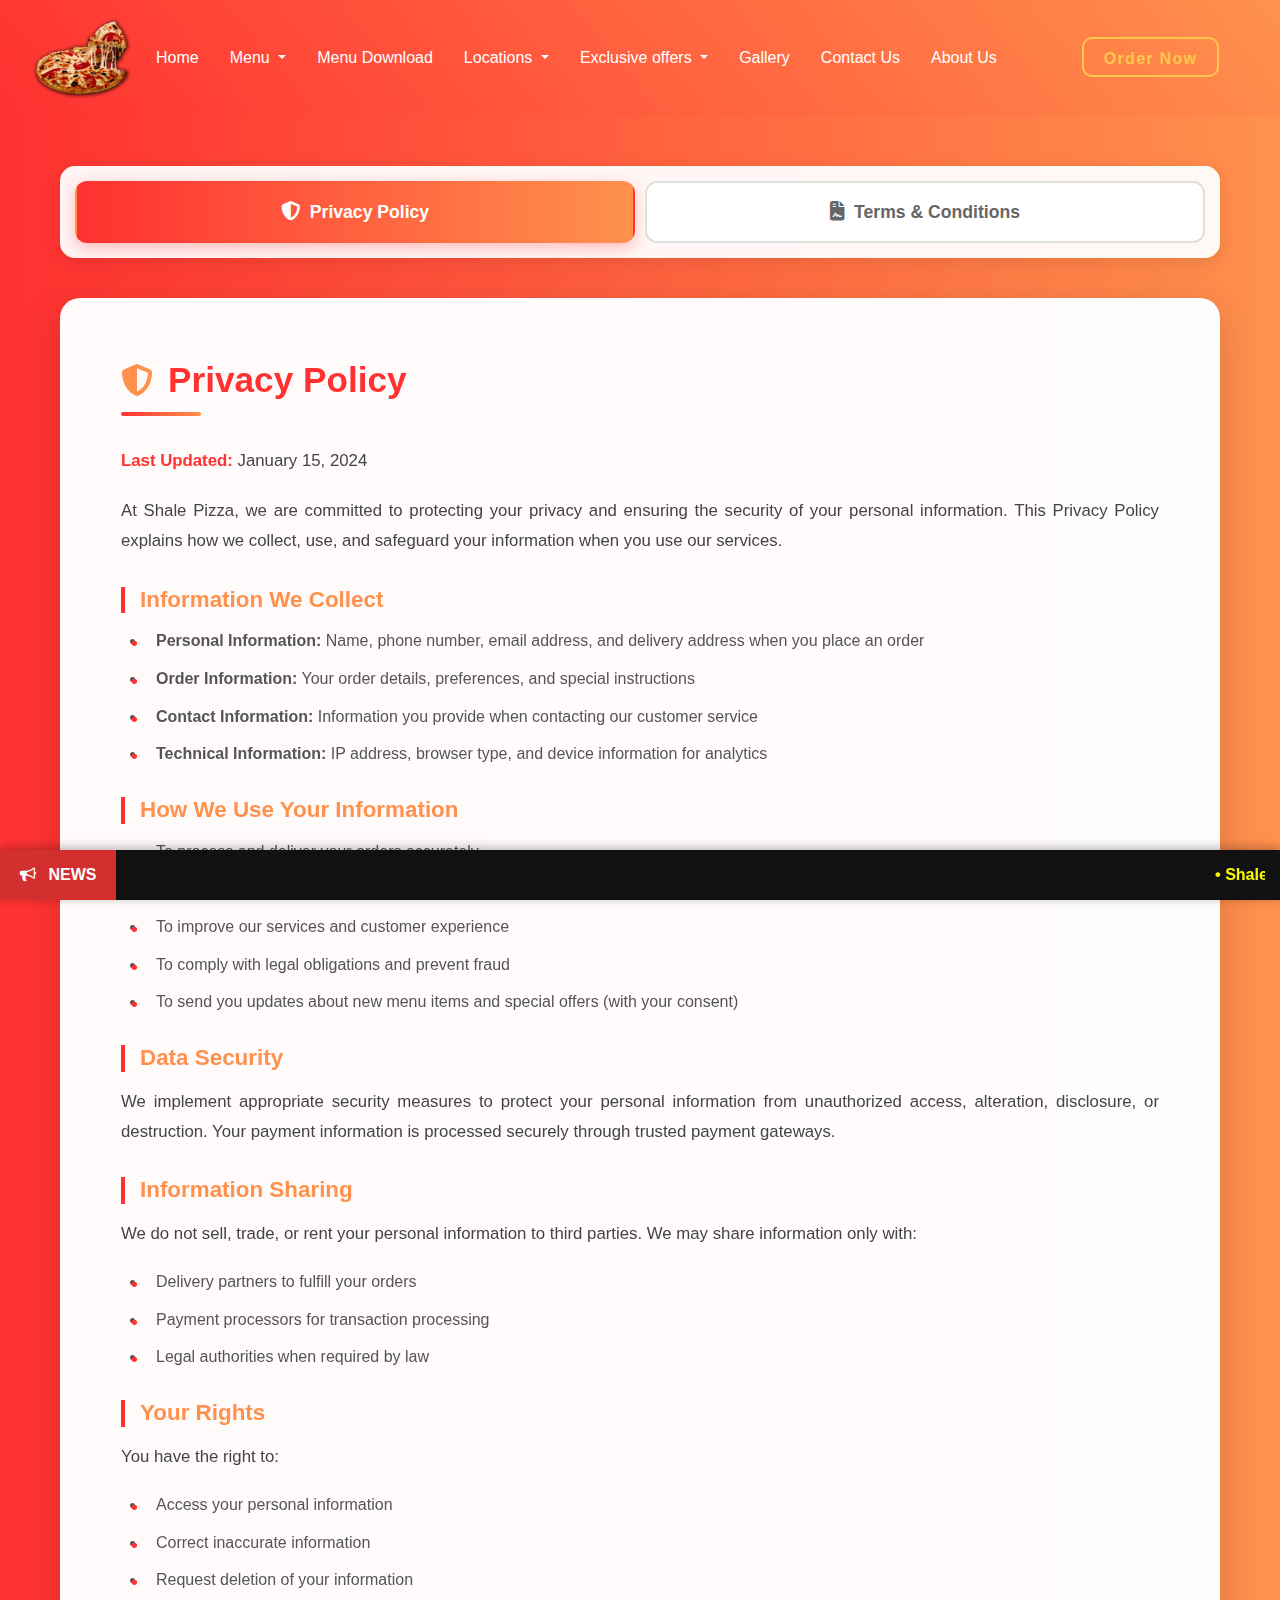
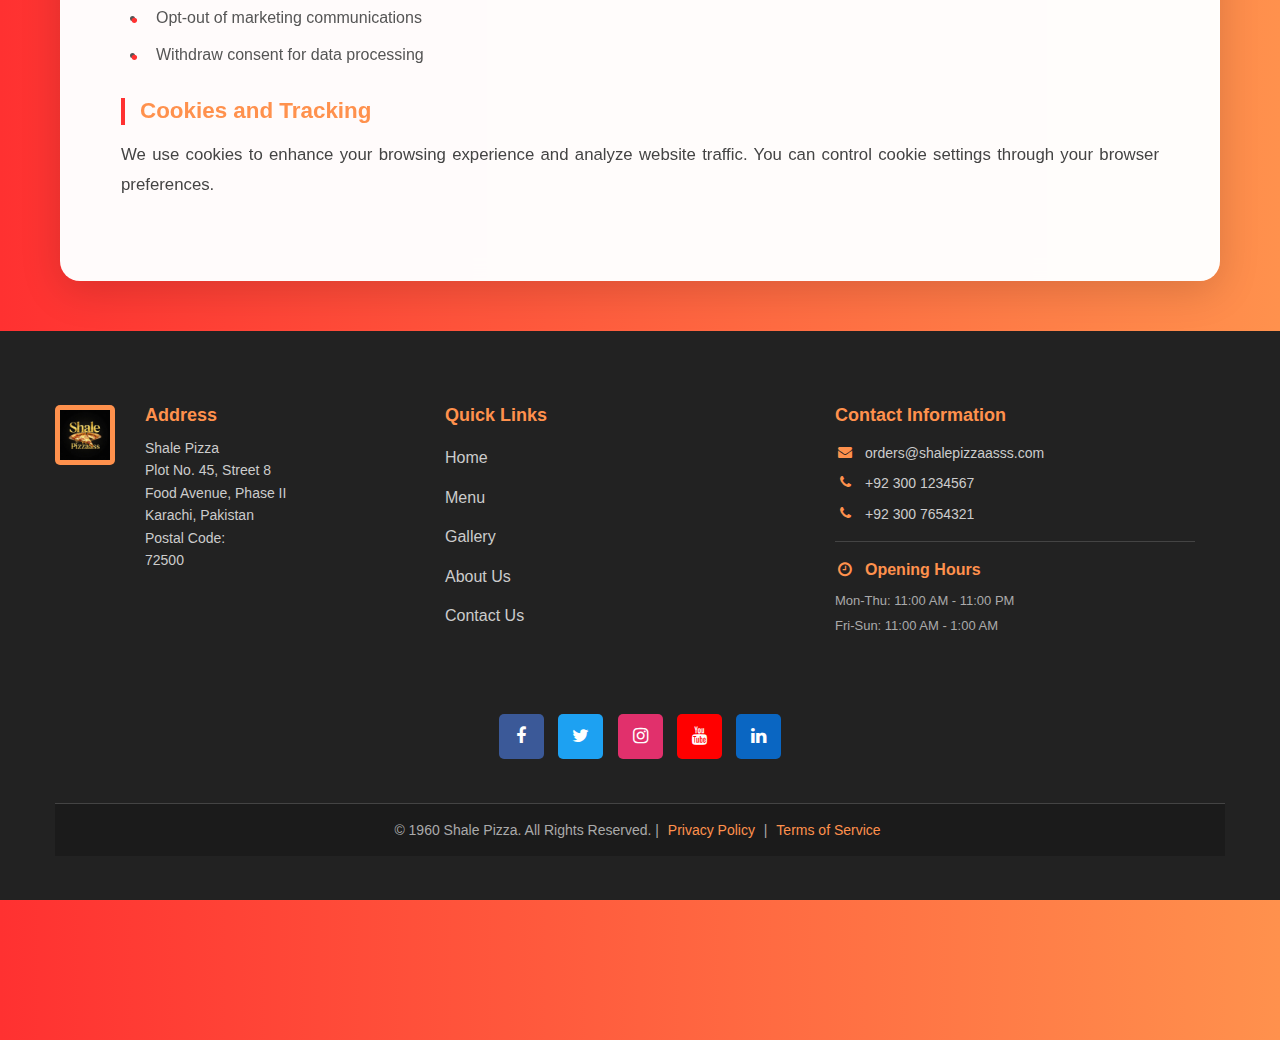
<file: privacypolicyandterms.html>
<!DOCTYPE html>
<html lang="en">
<head>
    <meta charset="UTF-8">
    <meta name="viewport" content="width=device-width, initial-scale=1.0">
    <title>Privacy Policy & Terms - Shale Pizza</title>
        <link href="https://cdn.jsdelivr.net/npm/bootstrap@5.3.8/dist/css/bootstrap.min.css" rel="stylesheet">
        <link href="https://cdnjs.cloudflare.com/ajax/libs/font-awesome/6.4.0/css/all.min.css" rel="stylesheet">
    <link rel="stylesheet" href="https://cdnjs.cloudflare.com/ajax/libs/font-awesome/4.7.0/css/font-awesome.min.css">
    <link rel="stylesheet" href="privacypolicyandterms.css">
   </head>
<body>
 <!--Navbar-->

   <!--Navbar-->

    <nav class="navbar navbar-expand-lg bg-body-tertiary">
  <div class="container-fluid">
    <a class="navbar-brand" href="index.html"><img src="img-pic/3rd.logo.pic.png" class="img-fluid" alt="logo" style="width: 100px;"></a>
    <button class="navbar-toggler" type="button" data-bs-toggle="collapse" data-bs-target="#navbarSupportedContent" aria-controls="navbarSupportedContent" aria-expanded="false" aria-label="Toggle navigation">
      <span class="navbar-toggler-icon"></span>
    </button>
    <div class="collapse navbar-collapse" id="navbarSupportedContent">
      <ul class="navbar-nav me-auto mb-2 mb-lg-0">
        <li class="nav-item">
          <a class="nav-link active" aria-current="page" href="index.html">Home</a>
        </li>
         <li class="nav-item dropdown">
                        <a class="nav-link dropdown-toggle" href="#" role="button" data-bs-toggle="dropdown" aria-expanded="false">
                            Menu
                        </a>
                        <ul class="dropdown-menu">
                            <li><a class="dropdown-item" href="menu.html">Main Menu</a></li> <hr>
                            <li><a class="dropdown-item" href="menu.html#pizza">Pizza</a></li>
                            <li><a class="dropdown-item" href="menu.html#pizza-sandwiches">Pizza Sandwiches</a></li>
                            <li><a class="dropdown-item" href="menu.html#garlic-bread">Garlic Bread</a></li>
                            <li><a class="dropdown-item" href="menu.html#pasta">Pasta</a></li>
                            <li><a class="dropdown-item" href="menu.html#desserts">Desserts</a></li>
                            <li><hr class="dropdown-divider"></li>
                            <li><a class="dropdown-item" href="menu.html#beverages">Beverages</a></li>
                        </ul>
                    </li>
         <li class="nav-item">
          <a class="nav-link active" aria-current="page" href="img-pic/shale-pizza-menu.pdf">Menu Download</a>
        </li>
         <li class="nav-item dropdown">
          <a class="nav-link dropdown-toggle" href="#" role="button" data-bs-toggle="dropdown" aria-expanded="false">
            Locations
          </a>
          <ul class="dropdown-menu">
            <li><a class="dropdown-item" href="locations.html#main-branch">Restaurant Location</a></li>
            <li><a class="dropdown-item" href="locations.html#all-branches">Locations</a></li>
            <li><a class="dropdown-item" href="about.html#faq">FAQ</a></li>
          </ul>
        </li>
 <li class="nav-item dropdown">
          <a class="nav-link dropdown-toggle" href="#" role="button" data-bs-toggle="dropdown" aria-expanded="false">
            Exclusive offers
          </a>
          <ul class="dropdown-menu">
                       <li><a class="dropdown-item" href="./menu.html#bestdeal">Best Deal</a></li>
            <li><a class="dropdown-item" href="./img-pic/Weekend special.png" target="_blank">Weekend Special</a></li>
            <li><a class="dropdown-item" href="./img-pic/Combo deal-1.png" target="_blank">Combo Offer Deal.1</a></li>
            <li><a class="dropdown-item" href="./img-pic/Combo deal-2.png" target="_blank">Combo Offer Deal.2</a></li>

          </ul>
        </li>
         <li class="nav-item">
          <a class="nav-link active" aria-current="page" href="gallery.html">Gallery</a>
        </li>
         <li class="nav-item">
          <a class="nav-link active" aria-current="page" href="contactus.html">Contact Us</a>
        </li>
        <li class="nav-item">
          <a class="nav-link" href="about.html">About Us</a>
        </li>
        <li class="nav-item">
          <a class="nav-link" href="#"></a>
        </li>
        <li class="nav-item">
          <a class="nav-link" href="#"></a>
        </li>
        <li class="nav-item">
  <a href="orderform.html" class="custom-btn">Order Now</a>


</li>
       
      </ul>
    </div>
  </div>
</nav>
    
    <!-- Main Content -->
    <main class="content-container">
        <!-- Tabs Navigation -->
        <div class="tabs-nav">
            <button class="tab-btn active" onclick="showTab('privacy')">
                <i class="fas fa-shield-alt"></i> Privacy Policy
            </button>
            <button class="tab-btn" onclick="showTab('terms')">
                <i class="fas fa-file-contract"></i> Terms & Conditions
            </button>
        </div>

        <!-- Privacy Policy Tab -->
        <div id="privacyTab" class="content-box tab-content">
            <h1 class="section-title">
                <i class="fas fa-shield-alt"></i> Privacy Policy
            </h1>
            
            <p class="content-text"><strong>Last Updated:</strong> January 15, 2024</p>
            
            <p class="content-text">At Shale Pizza, we are committed to protecting your privacy and ensuring the security of your personal information. This Privacy Policy explains how we collect, use, and safeguard your information when you use our services.</p>
            
            <h3 class="section-subtitle">Information We Collect</h3>
            <ul class="policy-list">
                <li><strong>Personal Information:</strong> Name, phone number, email address, and delivery address when you place an order</li>
                <li><strong>Order Information:</strong> Your order details, preferences, and special instructions</li>
                <li><strong>Contact Information:</strong> Information you provide when contacting our customer service</li>
                <li><strong>Technical Information:</strong> IP address, browser type, and device information for analytics</li>
            </ul>
            
            <h3 class="section-subtitle">How We Use Your Information</h3>
            <ul class="policy-list">
                <li>To process and deliver your orders accurately</li>
                <li>To communicate with you about your orders and promotions</li>
                <li>To improve our services and customer experience</li>
                <li>To comply with legal obligations and prevent fraud</li>
                <li>To send you updates about new menu items and special offers (with your consent)</li>
            </ul>
            
            <h3 class="section-subtitle">Data Security</h3>
            <p class="content-text">We implement appropriate security measures to protect your personal information from unauthorized access, alteration, disclosure, or destruction. Your payment information is processed securely through trusted payment gateways.</p>
            
            <h3 class="section-subtitle">Information Sharing</h3>
            <p class="content-text">We do not sell, trade, or rent your personal information to third parties. We may share information only with:</p>
            <ul class="policy-list">
                <li>Delivery partners to fulfill your orders</li>
                <li>Payment processors for transaction processing</li>
                <li>Legal authorities when required by law</li>
            </ul>
            
            <h3 class="section-subtitle">Your Rights</h3>
            <p class="content-text">You have the right to:</p>
            <ul class="policy-list">
                <li>Access your personal information</li>
                <li>Correct inaccurate information</li>
                <li>Request deletion of your information</li>
                <li>Opt-out of marketing communications</li>
                <li>Withdraw consent for data processing</li>
            </ul>
            
            <h3 class="section-subtitle">Cookies and Tracking</h3>
            <p class="content-text">We use cookies to enhance your browsing experience and analyze website traffic. You can control cookie settings through your browser preferences.</p>
            
            
        </div>

        <!-- Terms & Conditions Tab -->
        <div id="termsTab" class="content-box tab-content" style="display: none;">
            <h1 class="section-title">
                <i class="fas fa-file-contract"></i> Terms & Conditions
            </h1>
            
            <p class="content-text"><strong>Last Updated:</strong> January 15, 2024</p>
            
            <p class="content-text">Welcome to Shale Pizza! These Terms and Conditions govern your use of our services, including ordering food through our website, mobile app, or phone. By placing an order with us, you agree to these terms.</p>
            
            <h3 class="section-subtitle">Ordering and Payment</h3>
            <ul class="policy-list">
                <li>All orders are subject to availability of ingredients</li>
                <li>Prices are in Pakistani Rupees (Rs) and include applicable taxes</li>
                <li>We accept cash on delivery and online payment methods</li>
                <li>Online payments are processed through secure gateways</li>
                <li>We reserve the right to refuse any order</li>
            </ul>
            
            <h3 class="section-subtitle">Delivery Terms</h3>
            <ul class="policy-list">
                <li>Delivery time is estimated at 30-40 minutes but may vary</li>
                <li>Delivery charges are Rs 200 per order</li>
                <li>We deliver within our designated service areas</li>
                <li>Someone must be present at the delivery address to receive the order</li>
                <li>Delivery personnel are not allowed to enter premises</li>
            </ul>
            
            <h3 class="section-subtitle">Quality and Satisfaction</h3>
            <p class="content-text">We strive to provide the best quality food and service. If you're not satisfied with your order:</p>
            <ul class="policy-list">
                <li>Contact us within 30 minutes of delivery</li>
                <li>Provide your order number and issue details</li>
                <li>We may offer a replacement, credit, or refund at our discretion</li>
                <li>No refunds for consumed items unless proven defective</li>
            </ul>
            
            <h3 class="section-subtitle">Cancellation Policy</h3>
            <ul class="policy-list">
                <li>Orders can be cancelled within 10 minutes of placement</li>
                <li>Cancellations after food preparation has started may incur charges</li>
                <li>For online payments, refunds are processed within 7-10 business days</li>
                <li>We reserve the right to cancel orders in case of unforeseen circumstances</li>
            </ul>
            
            <h3 class="section-subtitle">Health and Safety</h3>
            <ul class="policy-list">
                <li>We maintain strict hygiene standards in food preparation</li>
                <li>Allergen information is available upon request</li>
                <li>Consumption of alcohol with our food is at your own discretion</li>
                <li>Food is prepared in a kitchen that handles common allergens</li>
            </ul>
            
            <h3 class="section-subtitle">Intellectual Property</h3>
            <p class="content-text">All content on our website and marketing materials, including logos, menu designs, and images, are the property of Shale Pizza and may not be used without permission.</p>
            
            <h3 class="section-subtitle">Limitation of Liability</h3>
            <p class="content-text">Shale Pizza shall not be liable for any indirect, incidental, special, or consequential damages arising from the use of our services or consumption of our food, except in cases of gross negligence.</p>
            
            <h3 class="section-subtitle">Changes to Terms</h3>
            <p class="content-text">We may update these Terms & Conditions from time to time. Continued use of our services after changes constitutes acceptance of the new terms.</p>
            
            
        </div>
    </main>


    <!-- Back to Top Button -->
    <a href="#" class="back-to-top" id="backToTop">
        <i class="fas fa-chevron-up"></i>
    </a>

    <script>
        // Tab Switching Function
        function showTab(tabName) {
            // Hide all tabs
            document.querySelectorAll('.tab-content').forEach(tab => {
                tab.style.display = 'none';
            });
            
            // Remove active class from all buttons
            document.querySelectorAll('.tab-btn').forEach(btn => {
                btn.classList.remove('active');
            });
            
            // Show selected tab
            document.getElementById(tabName + 'Tab').style.display = 'block';
            
            // Add active class to clicked button
            event.currentTarget.classList.add('active');
            
            // Scroll to top of content
            document.querySelector('.content-container').scrollIntoView({ behavior: 'smooth' });
        }

        // Back to Top Button
        const backToTop = document.getElementById('backToTop');
        
        window.addEventListener('scroll', () => {
            if (window.pageYOffset > 300) {
                backToTop.classList.add('show');
            } else {
                backToTop.classList.remove('show');
            }
        });

        backToTop.addEventListener('click', (e) => {
            e.preventDefault();
            window.scrollTo({ top: 0, behavior: 'smooth' });
        });

        // Print Function
        function printSection(sectionId) {
            const printContent = document.getElementById(sectionId).innerHTML;
            const originalContent = document.body.innerHTML;
            
            document.body.innerHTML = printContent;
            window.print();
            document.body.innerHTML = originalContent;
            location.reload();
        }

        // Mobile Menu Toggle
        document.addEventListener('DOMContentLoaded', function() {
            // Auto-select active tab based on URL hash
            if (window.location.hash === '#terms') {
                showTab('terms');
            }
        });

        // Add smooth scrolling to all links
        document.querySelectorAll('a[href^="#"]').forEach(anchor => {
            anchor.addEventListener('click', function (e) {
                e.preventDefault();
                const target = document.querySelector(this.getAttribute('href'));
                if (target) {
                    target.scrollIntoView({
                        behavior: 'smooth'
                    });
                }
            });
        });
    </script>


 <!--Footer-->
 <footer class="footer-main">
        <div class="container py-4">
            <div class="row g-4">
                
                <!-- Address with Rotating Logo -->
                <div class="col-lg-4 col-md-6">
                    <div class="address-box">
                        <div class="add-icon">
                            <!-- Logo Image - Hover to see 360° rotation -->
                            <img src="img-pic/footer-logo-2.jpg" alt="Pizza Logo">
                        </div>
                        <div class="add-content">
                            <h5>Address</h5>
                            <p>Shale Pizza<br>Plot No. 45, Street 8<br>Food Avenue, Phase II<br>Karachi, Pakistan <br>
                            Postal Code: <br>
                          72500</p>
                        </div>
                    </div>
                </div>

                <!-- Quick Links -->
                <div class="col-lg-4 col-md-6">
                    <div class="footer-links">
                        <h5>Quick Links</h5>
                        <ul>
                            <li><a href="index.html">Home</a></li>
                            <li><a href="menu.html">Menu</a></li>
                            <li><a href="gallery.html">Gallery</a></li>
                            <li><a href="about.html">About Us</a></li>
                            <li><a href="contactus.html">Contact Us</a></li>
                        </ul>
                    </div>
                </div>

                <!-- Contact Info -->
                <div class="col-lg-4 col-md-12">
                    <div class="contact-info">
                        <h5>Contact Information</h5>
                        <p class="mb-2">
                            <i class="fa fa-envelope"></i> 
                            <a href="mailto:orders@shalepizzaasss.com">orders@shalepizzaasss.com</a>
                        </p>
                        <p class="mb-2">
                            <i class="fa fa-phone"></i> +92 300 1234567
                        </p>
                        <p class="mb-2">
                            <i class="fa fa-phone"></i> +92 300 7654321
                        </p>
                        
                        <div class="opening-hours mt-3">
                            <h6><i class="fa fa-clock-o"></i> Opening Hours</h6>
                            <p class="mb-1">Mon-Thu: 11:00 AM - 11:00 PM</p>
                            <p>Fri-Sun: 11:00 AM - 1:00 AM</p>
                        </div>
                    </div>
                </div>

            </div>

            <!-- Social Icons with 360° Rotation -->
            <div class="text-center my-4">
                <a class="social-btn facebook" href="https://www.facebook.com/" title="Facebook"><i class="fa fa-facebook-f"></i></a>
                <a class="social-btn twitter" href="https://x.com/" title="Twitter"><i class="fa fa-twitter"></i></a>
                <a class="social-btn instagram" href="https://www.instagram.com/" title="Instagram"><i class="fa fa-instagram"></i></a>
                <a class="social-btn youtube" href="https://www.youtube.com/" title="YouTube"><i class="fa fa-youtube"></i></a>
                <a class="social-btn whatsapp" href="https://www.linked.com/" title="Linkedin"><i class="fa fa-linkedin" aria-hidden="true"></i>
</a>
            </div>

            <!-- Copyright -->
            <div class="copyright text-center p-3 mt-3">
                &copy; 1960 Shale Pizza. All Rights Reserved. | 
                <a href="privacypolicyandterms.html#privacyTab">Privacy Policy</a> | 
                <a href="privacypolicyandterms.html#termsTab">Terms of Service</a>
            </div>
        </div>
    </footer>

    <!-- News Strip with Rotating NEWS Label -->
    <div class="News-footer">
        <div class="news-label">
            <span><i class="fa fa-bullhorn"></i> NEWS</span>
        </div>
        <div class="news-content">
            <marquee direction="left">
                <a class="news-link" href="#">• Shale Pizza Your 1st Choice •</a>
                <span>• Serving happiness since 1960 •</span>
                <a class="news-link" href="#">• Flat 20% OFF on All Large Pizzas •</a>
                <span>• Extra Cheese Loaded Pizzas Available •</span>
                <a class="news-link" href="#">• Weekend Special Deals •</a>
                <span>• Free Delivery on Orders Above Rs. 1500 •</span>
            </marquee>
        </div>
    </div>

    <script src="https://cdn.jsdelivr.net/npm/bootstrap@5.3.8/dist/js/bootstrap.bundle.min.js
"></script>
</body>
</html>
</file>
<file: contactus.css>
/*--nav Bar--*/
/* ============ NAVBAR STYLES (START) ============ */
.navbar .nav-link {
  color: white !important;
}

.navbar {
  background: linear-gradient(50deg, #ff3131, #ff914d);
  padding: 12px 20px !important;
}

.dropdown-menu {
    background: #ff914d
}

.dropdown-item {
    color: #FFC74D;
    font-weight: 500;
    letter-spacing: 1.3px;
}

.dropdown-item:hover {
    background-color: transparent !important;
    transform: scale(1.05);
    color: #ff3131;
}

/* FIXED BUTTON SIZE FOR ALL PAGES */
.custom-btn {
  border: 2px solid #FFC74D !important;
  background-color: transparent;
  padding: 8px 20px !important; /* FIXED */
  border-radius: 10px;
  color: #FFC74D;
  font-weight: 600;
  letter-spacing: 1.3px;
  font-size: 16px !important; /* FIXED */
  transition: 0.3s ease-in;
  text-decoration: none !important;
  display: inline-block;
  position: relative;
  min-width: 120px !important; /* ADDED */
  height: 40px !important; /* ADDED */
  text-align: center !important;
  line-height: 24px !important;
}

.custom-btn:hover {
  border: 2px solid #FFC74D !important;
  color: #ff3131;
  background-color: #FFC74D;
  text-decoration: none !important;
  transform: translateY(-2px);
  box-shadow: 0 5px 15px rgba(255, 199, 77, 0.3);
}

/* FIX FOR NAVBAR ITEMS GAP */
.navbar-nav {
    gap: 15px !important;
}

@media (max-width: 991px) {
    .navbar-nav {
        gap: 10px !important;
        padding: 15px 0 !important;
    }
    
    .navbar-nav .nav-link {
        padding: 10px 15px !important;
    }
    
    .custom-btn {
        width: 100% !important;
        margin-top: 10px !important;
    }
}
/* ============ NAVBAR STYLES (END) ============ */
body{
    background:linear-gradient(90deg, #ff3131, #ff914d );;
}
.contact-header{
    background: linear-gradient(50deg, #ff3131, #ff914d);
    color: #FFC74D;
    padding:60px 0;
    text-align:center;
}
.contact-box{
    background:#fff;
    padding:30px;
    border-radius:10px;
    box-shadow:0 5px 15px rgba(0,0,0,0.1);
}

/*.contact-box:hover{
    color: white;
}*/
.contact-box i{
    color:#dc3545;
    font-size:22px;
    margin-right:10px;
}
.btn-custom{
    background:#dc3545;
    color:#fff;
}
.btn-custom:hover{
    background:#b52b37;
}

/*--Footer--*/
/* Footer */
* {
    margin: 0;
    padding: 0;
    box-sizing: border-box;
}

body {
    font-family: 'Arial', sans-serif;
    background-color: #f5f5f5;
    min-height: 100vh;
    display: flex;
    flex-direction: column;
}

/* Footer Main */
.footer-main {
    background-color: #222;
    color: #fff;
    padding: 50px 0 20px;
    margin-top: auto;
}

/* Address Box with Logo Rotation */
.address-box {
    display: flex;
    align-items: flex-start;
    margin-bottom: 20px;
}

.add-icon {
    width: 60px;
    height: 60px;
    background-color: #ff914d;
    display: flex;
    align-items: center;
    justify-content: center;
    margin-right: 15px;
    border-radius: 5px;
    flex-shrink: 0;
    transition: transform 0.5s ease-in-out;
    position: relative;
    overflow: hidden;
}

.add-icon:hover {
    transform: rotate(360deg);
}

/* Logo image inside add-icon */
.add-icon img {
    width: 50px;
    height: 50px;
    transition: transform 0.5s ease-in-out;
}

.add-icon:hover img {
    transform: rotate(-360deg); /* Counter-rotate image to stay upright */
}

.add-icon i {
    color: white;
    font-size: 24px;
    transition: transform 0.5s ease-in-out;
}

.add-icon:hover i {
    transform: rotate(-360deg); /* Counter-rotate icon to stay upright */
}

.add-content h5 {
    font-size: 18px;
    margin-bottom: 10px;
    color: #ff914d;
    font-weight: bold;
}

.add-content p {
    font-size: 14px;
    color: #ccc;
    line-height: 1.6;
    margin-bottom: 5px;
}

/* Quick Links */
.footer-links h5 {
    font-size: 18px;
    margin-bottom: 15px;
    color: #ff914d;
    font-weight: bold;
}

.footer-links ul {
    list-style: none;
    padding: 0;
    margin: 0;
}

.footer-links ul li {
    margin-bottom: 8px;
}

.footer-links ul li a {
    color: #ccc;
    text-decoration: none;
    transition: all 0.3s ease;
    display: inline-block;
    padding: 3px 0;
}

.footer-links ul li a:hover {
    color: #ff914d;
    padding-left: 5px;
}

/* Contact Info */
.contact-info h5 {
    font-size: 18px;
    margin-bottom: 15px;
    color: #ff914d;
    font-weight: bold;
}

.contact-info p {
    font-size: 14px;
    color: #ccc;
    margin-bottom: 10px;
    display: flex;
    align-items: center;
}

.contact-info i {
    color: #ff914d;
    margin-right: 10px;
    width: 20px;
}

.contact-info a {
    color: #ccc;
    text-decoration: none;
    transition: color 0.3s ease;
}

.contact-info a:hover {
    color: #ff914d;
    text-decoration: underline;
}

.opening-hours {
    margin-top: 20px;
    padding-top: 15px;
    border-top: 1px solid #444;
}

.opening-hours h6 {
    font-size: 16px;
    color: #ff914d;
    margin-bottom: 10px;
    display: flex;
    align-items: center;
    font-weight: bold;
}

.opening-hours p {
    font-size: 13px;
    color: #aaa;
    margin-bottom: 3px;
}

/* Social Buttons with 360° Rotation */
.social-btn {
    display: inline-flex;
    align-items: center;
    justify-content: center;
    width: 45px;
    height: 45px;
    border-radius: 5px;
    margin: 0 5px;
    color: white;
    text-decoration: none;
    transition: all 0.5s ease-in-out;
    font-size: 18px;
}

.social-btn:hover {
    transform: rotate(360deg);
    box-shadow: 0 5px 15px rgba(0,0,0,0.3);
    color: white;
    text-decoration: none;
}

/* Social Media Colors */
.facebook { background: #3b5998; }
.twitter { background: #1da1f2; }
.instagram { background: #e1306c; }
.youtube { background: #ff0000; }
.whatsapp { background: #0a66c2; }

/* Copyright */
.copyright {
    background-color: rgba(0,0,0,0.2);
    border-top: 1px solid #444;
    font-size: 14px;
    color: #aaa;
}

.copyright a {
    color: #ff914d;
    text-decoration: none;
    margin: 0 10px;
    transition: color 0.3s ease;
}

.copyright a:hover {
    color: white;
    text-decoration: underline;
}

/* News Strip */
.News-footer {
    position: fixed;
    bottom: 0;
    left: 0;
    width: 100%;
    background-color: #111;
    display: flex;
    align-items: center;
    z-index: 1000;
    box-shadow: 0 -2px 10px rgba(0,0,0,0.3);
    margin: 0;
    padding: 0;
}

.news-label {
    background-color: #d32f2f;
    color: white;
    padding: 12px 20px;
    font-weight: bold;
    font-size: 16px;
    white-space: nowrap;
    display: flex;
    align-items: center;
    transition: transform 0.5s ease-in-out;
}

.news-label:hover {
    transform: rotate(360deg);
}

.news-label i {
    margin-right: 8px;
}

.news-content {
    flex: 1;
    padding: 10px 15px;
    overflow: hidden;
}

.news-content marquee {
    display: flex;
    align-items: center;
    height: 100%;
    margin: 0;
    padding: 0;
}

.news-link {
    color: yellow !important;
    text-decoration: none;
    margin-right: 30px;
    font-weight: bold;
    white-space: nowrap;
    transition: color 0.3s ease;
}

.news-link:hover {
    color: #ff914d !important;
    text-decoration: underline;
}

.news-content span {
    color: yellow;
    margin-right: 30px;
    white-space: nowrap;
}

/* Responsive Design */
@media (max-width: 991px) {
    .footer-main {
        padding: 40px 0 15px;
    }
    
    .add-icon {
        width: 50px;
        height: 50px;
        margin-right: 12px;
    }
    
    .add-icon i {
        font-size: 20px;
    }
    
    .add-icon img {
        width: 35px;
        height: 35px;
    }
    
    .address-box {
        flex-direction: column;
        align-items: center;
        text-align: center;
    }
    
    .add-content {
        margin-top: 10px;
        width: 100%;
    }
    
    .social-btn {
        width: 40px;
        height: 40px;
        font-size: 16px;
        margin: 0 3px;
    }
}

@media (max-width: 768px) {
    .footer-main .container {
        padding-left: 15px;
        padding-right: 15px;
    }
    
    .footer-main .row > div {
        margin-bottom: 30px;
    }
    
    .footer-main .row > div:last-child {
        margin-bottom: 0;
    }
    
    .footer-links ul li a:hover {
        padding-left: 0;
    }
    
    .News-footer {
        flex-direction: column;
    }
    
    .news-label {
        width: 100%;
        justify-content: center;
        padding: 8px 15px;
        text-align: center;
    }
    
    .news-content {
        width: 100%;
        padding: 8px 10px;
    }
    
    .news-link, .news-content span {
        margin-right: 15px;
        font-size: 14px;
    }
    
    body {
        padding-bottom: 70px;
    }
    
    .copyright {
        font-size: 13px;
        padding: 15px 10px !important;
    }
    
    .copyright a {
        margin: 0 5px;
    }
}

@media (max-width: 576px) {
    .footer-main {
        padding: 30px 0 10px;
    }
    
    .add-content h5,
    .footer-links h5,
    .contact-info h5 {
        font-size: 16px;
    }
    
    .add-content p,
    .footer-links ul li a,
    .contact-info p {
        font-size: 13px;
    }
    
    .add-icon {
        width: 45px;
        height: 45px;
        margin: 0 auto 10px;
    }
    
    .add-icon img {
        width: 30px;
        height: 30px;
    }
    
    .news-label {
        font-size: 14px;
        padding: 6px 12px;
    }
    
    .news-content {
        padding: 6px 8px;
    }
    
    .news-link, .news-content span {
        font-size: 12px;
        margin-right: 10px;
    }
    
    .social-btn {
        width: 35px;
        height: 35px;
        font-size: 14px;
        margin: 0 2px;
    }
    
    .copyright {
        font-size: 12px;
        padding: 12px 8px !important;
    }
    
    body {
        padding-bottom: 80px;
    }
}

@media (max-width: 400px) {
    .news-link, .news-content span {
        font-size: 11px;
        margin-right: 8px;
    }
    
    .social-btn {
        width: 32px;
        height: 32px;
        font-size: 13px;
        margin: 0 1px;
    }
    
    .copyright {
        font-size: 11px;
        line-height: 1.4;
    }
    
    .news-label {
        font-size: 13px;
        padding: 5px 10px;
    }
    
    .add-icon {
        width: 40px;
        height: 40px;
    }
    
    .add-icon i {
        font-size: 18px;
    }
    
    .add-icon img {
        width: 25px;
        height: 25px;
    }
}

/* Fix for Bootstrap column spacing on mobile */
@media (max-width: 768px) {
    .col-md-6, .col-md-12 {
        margin-bottom: 30px;
    }
    
    .col-md-6:last-child, .col-md-12:last-child {
        margin-bottom: 0;
    }
}

/* Ensure no white line above news strip */
.News-footer {
    border: none;
    outline: none;
}

.news-content marquee {
    line-height: 1;
}

/* Fix for mobile viewport */
html, body {
    width: 100%;
    overflow-x: hidden;
}

.container {
    max-width: 100%;
    padding-left: 15px;
    padding-right: 15px;
}
</file>
<file: locations.css>
/* ============ NAVBAR STYLES (START) ============ */
.navbar .nav-link {
  color: white !important;
}

.navbar {
  background: linear-gradient(50deg, #ff3131, #ff914d);
  padding: 12px 20px !important;
}

.dropdown-menu {
    background: #ff914d
}

.dropdown-item {
    color: #FFC74D;
    font-weight: 500;
    letter-spacing: 1.3px;
}

.dropdown-item:hover {
    background-color: transparent !important;
    transform: scale(1.05);
    color: #ff3131;
}

/* FIXED BUTTON SIZE FOR ALL PAGES */
.custom-btn {
  border: 2px solid #FFC74D !important;
  background-color: transparent;
  padding: 8px 20px !important; /* FIXED */
  border-radius: 10px;
  color: #FFC74D;
  font-weight: 600;
  letter-spacing: 1.3px;
  font-size: 16px !important; /* FIXED */
  transition: 0.3s ease-in;
  text-decoration: none !important;
  display: inline-block;
  position: relative;
  min-width: 120px !important; /* ADDED */
  height: 40px !important; /* ADDED */
  text-align: center !important;
  line-height: 24px !important;
}

.custom-btn:hover {
  border: 2px solid #FFC74D !important;
  color: #ff3131;
  background-color: #FFC74D;
  text-decoration: none !important;
  transform: translateY(-2px);
  box-shadow: 0 5px 15px rgba(255, 199, 77, 0.3);
}

/* FIX FOR NAVBAR ITEMS GAP */
.navbar-nav {
    gap: 15px !important;
}

@media (max-width: 991px) {
    .navbar-nav {
        gap: 10px !important;
        padding: 15px 0 !important;
    }
    
    .navbar-nav .nav-link {
        padding: 10px 15px !important;
    }
    
    .custom-btn {
        width: 100% !important;
        margin-top: 10px !important;
    }
}
/* ============ NAVBAR STYLES (END) ============ */
.heading{
    color: #FFC74D;
}

/*  using anchor tag specifically */
a.custom-btn {
  text-decoration: none !important;
  outline: none; /* Remove focus outline if needed */
}

/* Focus state for accessibility */
.custom-btn:focus {
  outline: 2px solid #ff3131;
  outline-offset: 2px;
}



/* CSS Variables */
:root {
    --primary-red: #ff3131;
    --primary-orange: #ff914d;
    --light-bg: #fff9f5;
    --dark-text: #333333;
    --gray-text: #666666;
    --card-shadow: 0 8px 25px rgba(0, 0, 0, 0.1);
    --hover-shadow: 0 15px 35px rgba(255, 49, 49, 0.15);
}

/* Base Styles */
body {
    font-family: Arial, sans-serif;
    /* background: linear-gradient(135deg, #ffefef 0%, var(--light-bg) 100%); */
    background: linear-gradient(90deg, #ff3131, #ff914d );
    color: var(--dark-text);
    line-height: 1.6;
    min-height: 100vh;
    padding-bottom: 40px;
}

/* Header */
.main-header {
    background: linear-gradient(135deg, var(--primary-red), var(--primary-orange));
    color: white;
    padding: 30px 15px;
    text-align: center;
    box-shadow: 0 5px 20px rgba(255, 49, 49, 0.2);
}

.main-header h1 {
    font-size: 2rem;
    font-weight: 700;
    margin-bottom: 10px;
}

.main-header h1 i {
    margin-right: 15px;
}

.main-header p {
    font-size: 1.1rem;
    opacity: 0.9;
    margin: 0;
}

/* Container */
.container {
    width: 100%;
    padding-right: 15px;
    padding-left: 15px;
    margin-right: auto;
    margin-left: auto;
}

/* Section Titles */
.section-title {
    color: white;
    font-size: 1.8rem;
    font-weight: 700;
    margin-bottom: 20px;
    padding-bottom: 10px;
    border-bottom: 3px solid var(--primary-orange);
    text-align: center;
}

.section-subtitle {
    color: white;
    font-size: 1.1rem;
    margin-bottom: 30px;
    text-align: center;
}

/* Main Branch Section */
.main-branch-section {
    margin-bottom: 40px;
}

/* Contact Card */
.contact-card {
    background: white;
    border-radius: 15px;
    padding: 25px;
    box-shadow: var(--card-shadow);
    transition: all 0.3s ease;
    height: 100%;
    margin-bottom: 20px;
}

.contact-card:hover {
    transform: translateY(-5px);
    box-shadow: var(--hover-shadow);
}

.contact-header {
    display: flex;
    align-items: center;
    gap: 15px;
    margin-bottom: 20px;
}

.contact-header i {
    font-size: 2.2rem;
    color: var(--primary-red);
    background: linear-gradient(135deg, rgba(255, 49, 49, 0.1), rgba(255, 145, 77, 0.1));
    padding: 15px;
    border-radius: 50%;
}

.contact-header h3 {
    color: var(--primary-red);
    font-size: 1.4rem;
    margin: 0;
}

.contact-info p {
    margin-bottom: 15px;
    font-size: 1rem;
    color: var(--dark-text);
    display: flex;
    align-items: flex-start;
    gap: 10px;
}

.branch-icon {
    color: var(--primary-orange);
    font-size: 1.1rem;
    margin-top: 3px;
    min-width: 20px;
}

.btn-map {
    display: inline-flex;
    align-items: center;
    gap: 10px;
    background: linear-gradient(135deg, var(--primary-red), var(--primary-orange));
    color: white;
    padding: 12px 25px;
    border-radius: 50px;
    text-decoration: none;
    font-weight: 600;
    font-size: 1rem;
    margin-top: 15px;
    transition: all 0.3s ease;
    border: none;
    cursor: pointer;
}

.btn-map:hover {
    transform: translateY(-3px);
    box-shadow: 0 10px 20px rgba(255, 49, 49, 0.3);
    color: white;
}

/* Map Container */
.map-container {
    background: white;
    border-radius: 15px;
    overflow: hidden;
    box-shadow: var(--card-shadow);
    height: 350px;
    width: 100%;
}

.map-container iframe {
    width: 100%;
    height: 100%;
    border: none;
    display: block;
}

/* All Branches Section */
.all-branches-section {
    margin-bottom: 40px;
}

/* Branch Cards */
.branch-card {
    background: white;
    border-radius: 12px;
    overflow: hidden;
    box-shadow: var(--card-shadow);
    height: 100%;
    transition: all 0.3s ease;
    border: 1px solid rgba(255, 145, 77, 0.1);
    display: flex;
    flex-direction: column;
    margin-bottom: 20px;
}

.branch-card:hover {
    transform: translateY(-5px);
    box-shadow: var(--hover-shadow);
    border-color: var(--primary-orange);
}

.branch-header {
    background: linear-gradient(135deg, rgba(255, 49, 49, 0.05), rgba(255, 145, 77, 0.05));
    padding: 20px;
    border-bottom: 1px solid rgba(255, 145, 77, 0.1);
    display: flex;
    justify-content: space-between;
    align-items: center;
    flex-wrap: wrap;
    gap: 10px;
}

.branch-header h3 {
    color: var(--primary-red);
    font-size: 1.2rem;
    margin: 0;
    display: flex;
    align-items: center;
    gap: 10px;
}

.branch-header h3 i {
    font-size: 1.1rem;
    color: var(--primary-orange);
}

.branch-tag {
    background: var(--primary-red);
    color: white;
    padding: 4px 12px;
    border-radius: 20px;
    font-size: 0.8rem;
    font-weight: 600;
    white-space: nowrap;
}

.new-tag {
    background: var(--primary-orange);
}

.branch-body {
    padding: 20px;
    flex: 1;
    display: flex;
    flex-direction: column;
}

.branch-body p {
    margin-bottom: 12px;
    font-size: 0.95rem;
    color: var(--gray-text);
    display: flex;
    align-items: flex-start;
    gap: 10px;
}

.branch-body i {
    color: var(--primary-orange);
    font-size: 0.95rem;
    margin-top: 2px;
    min-width: 20px;
}

.branch-actions {
    display: flex;
    gap: 10px;
    margin-top: auto;
    padding-top: 15px;
}

.btn-branch-map,
.btn-branch-call {
    display: inline-flex;
    align-items: center;
    justify-content: center;
    gap: 8px;
    padding: 8px 16px;
    border-radius: 8px;
    text-decoration: none;
    font-weight: 600;
    font-size: 0.9rem;
    transition: all 0.3s ease;
    flex: 1;
    min-width: 120px;
    text-align: center;
    border: 2px solid;
}

.btn-branch-map {
    background: transparent;
    color: var(--primary-red);
    border-color: var(--primary-red);
}

.btn-branch-map:hover {
    background: var(--primary-red);
    color: white;
    transform: translateY(-2px);
}

.btn-branch-call {
    background: transparent;
    color: var(--primary-orange);
    border-color: var(--primary-orange);
}

.btn-branch-call:hover {
    background: var(--primary-orange);
    color: white;
    transform: translateY(-2px);
}

/* Coming Soon Section */
.coming-soon-section {
    margin-top: 40px;
}

.coming-soon-card {
    background: linear-gradient(135deg, rgba(255, 49, 49, 0.05), rgba(255, 145, 77, 0.05));
    border: 2px dashed var(--primary-orange);
    border-radius: 15px;
    padding: 40px 30px;
    text-align: center;
}

.coming-soon-card i {
    font-size: 2.8rem;
    color: var(--primary-orange);
    margin-bottom: 20px;
}

.coming-soon-card h3 {
    color: white;
    font-size: 1.6rem;
    margin-bottom: 15px;
}

.coming-soon-card p {
    color: white;
    font-size: 1.1rem;
    margin-bottom: 25px;
}

.btn-home {
    display: inline-flex;
    align-items: center;
    gap: 10px;
    background: linear-gradient(135deg, var(--primary-red), var(--primary-orange));
    color: white;
    padding: 12px 30px;
    border-radius: 50px;
    text-decoration: none;
    font-weight: 600;
    font-size: 1rem;
    transition: all 0.3s ease;
}

.btn-home:hover {
    transform: translateY(-3px);
    box-shadow: 0 10px 20px rgba(255, 49, 49, 0.3);
    color: white;
}

/* ========== RESPONSIVE DESIGN ========== */

/* Mobile Phones (max-width: 576px) */
@media (max-width: 576px) {
    .main-header {
        padding: 20px 15px;
    }
    
    .main-header h1 {
        font-size: 1.5rem;
    }
    
    .section-title {
        font-size: 1.4rem;
    }
    
    .contact-card {
        padding: 20px;
    }
    
    .contact-header {
        flex-direction: column;
        text-align: center;
        gap: 10px;
    }
    
    .contact-info p {
        flex-direction: column;
        gap: 5px;
    }
    
    .map-container {
        height: 250px;
    }
    
    .branch-header {
        flex-direction: column;
        text-align: center;
        gap: 10px;
        padding: 15px;
    }
    
    .branch-header h3 {
        justify-content: center;
    }
    
    .branch-body {
        padding: 15px;
    }
    
    .branch-actions {
        flex-direction: column;
    }
    
    .btn-branch-map,
    .btn-branch-call {
        width: 100%;
    }
    
    .coming-soon-card {
        padding: 25px 15px;
    }
    
    .coming-soon-card h3 {
        font-size: 1.3rem;
    }
}

/* Tablets (576px - 768px) */
@media (min-width: 577px) and (max-width: 768px) {
    .container {
        max-width: 540px;
    }
    
    .contact-card {
        margin-bottom: 0;
    }
    
    .map-container {
        height: 300px;
        margin-bottom: 0;
    }
    
    .branch-actions {
        flex-direction: column;
    }
    
    .btn-branch-map,
    .btn-branch-call {
        width: 100%;
    }
}

/* Medium Devices (768px - 992px) */
@media (min-width: 769px) and (max-width: 992px) {
    .container {
        max-width: 720px;
    }
    
    .main-header h1 {
        font-size: 2rem;
    }
    
    .section-title {
        font-size: 1.9rem;
    }
    
    .contact-header {
        flex-direction: row;
        text-align: left;
    }
    
    .map-container {
        height: 320px;
    }
    
    .branch-card {
        margin-bottom: 0;
    }
    
    .branch-actions {
        flex-direction: column;
    }
    
    .btn-branch-map,
    .btn-branch-call {
        width: 100%;
    }
}

/* Large Desktops (992px and up) */
@media (min-width: 993px) {
    .container {
        max-width: 960px;
    }
    
    .main-header {
        padding: 40px 15px;
    }
    
    .main-header h1 {
        font-size: 2.2rem;
    }
    
    .section-title {
        font-size: 2rem;
    }
    
    .contact-card {
        padding: 30px;
    }
    
    .contact-header h3 {
        font-size: 1.5rem;
    }
    
    .map-container {
        height: 400px;
    }
    
    .branch-card {
        margin-bottom: 0;
    }
    
    .branch-actions {
        flex-direction: row;
    }
    
    .btn-branch-map,
    .btn-branch-call {
        min-width: 110px;
    }
}

/* Extra Large Screens (1200px and up) */
@media (min-width: 1200px) {
    .container {
        max-width: 1140px;
    }
}

/* Print Styles */
@media print {
    .btn-map,
    .btn-branch-map,
    .btn-branch-call,
    .btn-home {
        display: none !important;
    }
    
    .map-container {
        display: none !important;
    }
    
    .branch-card {
        break-inside: avoid;
        box-shadow: none !important;
        border: 1px solid #ccc !important;
    }
    
    .main-header {
        background: white !important;
        color: black !important;
        box-shadow: none !important;
    }
}


/*--Footer--*/
/* Footer */
* {
    margin: 0;
    padding: 0;
    box-sizing: border-box;
}

body {
    font-family: 'Arial', sans-serif;
    background-color: #f5f5f5;
    min-height: 100vh;
    display: flex;
    flex-direction: column;
}

/* Footer Main */
.footer-main {
    background-color: #222;
    color: #fff;
    padding: 50px 0 20px;
    margin-top: auto;
}

/* Address Box with Logo Rotation */
.address-box {
    display: flex;
    align-items: flex-start;
    margin-bottom: 20px;
}

.add-icon {
    width: 60px;
    height: 60px;
    background-color: #ff914d;
    display: flex;
    align-items: center;
    justify-content: center;
    margin-right: 15px;
    border-radius: 5px;
    flex-shrink: 0;
    transition: transform 0.5s ease-in-out;
    position: relative;
    overflow: hidden;
}

.add-icon:hover {
    transform: rotate(360deg);
}

/* Logo image inside add-icon */
.add-icon img {
    width: 50px;
    height: 50px;
    transition: transform 0.5s ease-in-out;
}

.add-icon:hover img {
    transform: rotate(-360deg); /* Counter-rotate image to stay upright */
}

.add-icon i {
    color: white;
    font-size: 24px;
    transition: transform 0.5s ease-in-out;
}

.add-icon:hover i {
    transform: rotate(-360deg); /* Counter-rotate icon to stay upright */
}

.add-content h5 {
    font-size: 18px;
    margin-bottom: 10px;
    color: #ff914d;
    font-weight: bold;
}

.add-content p {
    font-size: 14px;
    color: #ccc;
    line-height: 1.6;
    margin-bottom: 5px;
}

/* Quick Links */
.footer-links h5 {
    font-size: 18px;
    margin-bottom: 15px;
    color: #ff914d;
    font-weight: bold;
}

.footer-links ul {
    list-style: none;
    padding: 0;
    margin: 0;
}

.footer-links ul li {
    margin-bottom: 8px;
}

.footer-links ul li a {
    color: #ccc;
    text-decoration: none;
    transition: all 0.3s ease;
    display: inline-block;
    padding: 3px 0;
}

.footer-links ul li a:hover {
    color: #ff914d;
    padding-left: 5px;
}

/* Contact Info */
.contact-info h5 {
    font-size: 18px;
    margin-bottom: 15px;
    color: #ff914d;
    font-weight: bold;
}

.contact-info p {
    font-size: 14px;
    color: #ccc;
    margin-bottom: 10px;
    display: flex;
    align-items: center;
}

.contact-info i {
    color: #ff914d;
    margin-right: 10px;
    width: 20px;
}

.contact-info a {
    color: #ccc;
    text-decoration: none;
    transition: color 0.3s ease;
}

.contact-info a:hover {
    color: #ff914d;
    text-decoration: underline;
}

.opening-hours {
    margin-top: 20px;
    padding-top: 15px;
    border-top: 1px solid #444;
}

.opening-hours h6 {
    font-size: 16px;
    color: #ff914d;
    margin-bottom: 10px;
    display: flex;
    align-items: center;
    font-weight: bold;
}

.opening-hours p {
    font-size: 13px;
    color: #aaa;
    margin-bottom: 3px;
}

/* Social Buttons with 360° Rotation */
.social-btn {
    display: inline-flex;
    align-items: center;
    justify-content: center;
    width: 45px;
    height: 45px;
    border-radius: 5px;
    margin: 0 5px;
    color: white;
    text-decoration: none;
    transition: all 0.5s ease-in-out;
    font-size: 18px;
}

.social-btn:hover {
    transform: rotate(360deg);
    box-shadow: 0 5px 15px rgba(0,0,0,0.3);
    color: white;
    text-decoration: none;
}

/* Social Media Colors */
.facebook { background: #3b5998; }
.twitter { background: #1da1f2; }
.instagram { background: #e1306c; }
.youtube { background: #ff0000; }
.whatsapp { background: #0a66c2; }

/* Copyright */
.copyright {
    background-color: rgba(0,0,0,0.2);
    border-top: 1px solid #444;
    font-size: 14px;
    color: #aaa;
}

.copyright a {
    color: #ff914d;
    text-decoration: none;
    margin: 0 10px;
    transition: color 0.3s ease;
}

.copyright a:hover {
    color: white;
    text-decoration: underline;
}

/* News Strip */
.News-footer {
    position: fixed;
    bottom: 0;
    left: 0;
    width: 100%;
    background-color: #111;
    display: flex;
    align-items: center;
    z-index: 1000;
    box-shadow: 0 -2px 10px rgba(0,0,0,0.3);
    margin: 0;
    padding: 0;
}

.news-label {
    background-color: #d32f2f;
    color: white;
    padding: 12px 20px;
    font-weight: bold;
    font-size: 16px;
    white-space: nowrap;
    display: flex;
    align-items: center;
    transition: transform 0.5s ease-in-out;
}

.news-label:hover {
    transform: rotate(360deg);
}

.news-label i {
    margin-right: 8px;
}

.news-content {
    flex: 1;
    padding: 10px 15px;
    overflow: hidden;
}

.news-content marquee {
    display: flex;
    align-items: center;
    height: 100%;
    margin: 0;
    padding: 0;
}

.news-link {
    color: yellow !important;
    text-decoration: none;
    margin-right: 30px;
    font-weight: bold;
    white-space: nowrap;
    transition: color 0.3s ease;
}

.news-link:hover {
    color: #ff914d !important;
    text-decoration: underline;
}

.news-content span {
    color: yellow;
    margin-right: 30px;
    white-space: nowrap;
}

/* Responsive Design */
@media (max-width: 991px) {
    .footer-main {
        padding: 40px 0 15px;
    }
    
    .add-icon {
        width: 50px;
        height: 50px;
        margin-right: 12px;
    }
    
    .add-icon i {
        font-size: 20px;
    }
    
    .add-icon img {
        width: 35px;
        height: 35px;
    }
    
    .address-box {
        flex-direction: column;
        align-items: center;
        text-align: center;
    }
    
    .add-content {
        margin-top: 10px;
        width: 100%;
    }
    
    .social-btn {
        width: 40px;
        height: 40px;
        font-size: 16px;
        margin: 0 3px;
    }
}

@media (max-width: 768px) {
    .footer-main .container {
        padding-left: 15px;
        padding-right: 15px;
    }
    
    .footer-main .row > div {
        margin-bottom: 30px;
    }
    
    .footer-main .row > div:last-child {
        margin-bottom: 0;
    }
    
    .footer-links ul li a:hover {
        padding-left: 0;
    }
    
    .News-footer {
        flex-direction: column;
    }
    
    .news-label {
        width: 100%;
        justify-content: center;
        padding: 8px 15px;
        text-align: center;
    }
    
    .news-content {
        width: 100%;
        padding: 8px 10px;
    }
    
    .news-link, .news-content span {
        margin-right: 15px;
        font-size: 14px;
    }
    
    body {
        padding-bottom: 70px;
    }
    
    .copyright {
        font-size: 13px;
        padding: 15px 10px !important;
    }
    
    .copyright a {
        margin: 0 5px;
    }
}

@media (max-width: 576px) {
    .footer-main {
        padding: 30px 0 10px;
    }
    
    .add-content h5,
    .footer-links h5,
    .contact-info h5 {
        font-size: 16px;
    }
    
    .add-content p,
    .footer-links ul li a,
    .contact-info p {
        font-size: 13px;
    }
    
    .add-icon {
        width: 45px;
        height: 45px;
        margin: 0 auto 10px;
    }
    
    .add-icon img {
        width: 30px;
        height: 30px;
    }
    
    .news-label {
        font-size: 14px;
        padding: 6px 12px;
    }
    
    .news-content {
        padding: 6px 8px;
    }
    
    .news-link, .news-content span {
        font-size: 12px;
        margin-right: 10px;
    }
    
    .social-btn {
        width: 35px;
        height: 35px;
        font-size: 14px;
        margin: 0 2px;
    }
    
    .copyright {
        font-size: 12px;
        padding: 12px 8px !important;
    }
    
    body {
        padding-bottom: 80px;
    }
}

@media (max-width: 400px) {
    .news-link, .news-content span {
        font-size: 11px;
        margin-right: 8px;
    }
    
    .social-btn {
        width: 32px;
        height: 32px;
        font-size: 13px;
        margin: 0 1px;
    }
    
    .copyright {
        font-size: 11px;
        line-height: 1.4;
    }
    
    .news-label {
        font-size: 13px;
        padding: 5px 10px;
    }
    
    .add-icon {
        width: 40px;
        height: 40px;
    }
    
    .add-icon i {
        font-size: 18px;
    }
    
    .add-icon img {
        width: 25px;
        height: 25px;
    }
}

/* Fix for Bootstrap column spacing on mobile */
@media (max-width: 768px) {
    .col-md-6, .col-md-12 {
        margin-bottom: 30px;
    }
    
    .col-md-6:last-child, .col-md-12:last-child {
        margin-bottom: 0;
    }
}

/* Ensure no white line above news strip */
.News-footer {
    border: none;
    outline: none;
}

.news-content marquee {
    line-height: 1;
}

/* Fix for mobile viewport */
html, body {
    width: 100%;
    overflow-x: hidden;
}

.container {
    max-width: 100%;
    padding-left: 15px;
    padding-right: 15px;
}
</file>
<file: menu.css>
/* ===== COMPACT & CLEAN CSS ===== */
body{
    background: linear-gradient(90deg, #ff3131, #ff914d);
}

/* ============ NAVBAR STYLES (START) ============ */
.navbar .nav-link {
  color: white !important;
}

.navbar {
  background: linear-gradient(50deg, #ff3131, #ff914d);
  padding: 12px 20px !important;
}

.dropdown-menu {
    background: #ff914d
}

.dropdown-item {
    color: #FFC74D;
    font-weight: 500;
    letter-spacing: 1.3px;
}

.dropdown-item:hover {
    background-color: transparent !important;
    transform: scale(1.05);
    color: #ff3131;
}

/* FIXED BUTTON SIZE FOR ALL PAGES */
.custom-btn {
  border: 2px solid #FFC74D !important;
  background-color: transparent;
  padding: 8px 20px !important; /* FIXED */
  border-radius: 10px;
  color: #FFC74D;
  font-weight: 600;
  letter-spacing: 1.3px;
  font-size: 16px !important; /* FIXED */
  transition: 0.3s ease-in;
  text-decoration: none !important;
  display: inline-block;
  position: relative;
  min-width: 120px !important; /* ADDED */
  height: 40px !important; /* ADDED */
  text-align: center !important;
  line-height: 24px !important;
}

.custom-btn:hover {
  border: 2px solid #FFC74D !important;
  color: #ff3131;
  background-color: #FFC74D;
  text-decoration: none !important;
  transform: translateY(-2px);
  box-shadow: 0 5px 15px rgba(255, 199, 77, 0.3);
}

/* FIX FOR NAVBAR ITEMS GAP */
.navbar-nav {
    gap: 5px !important;
}

@media (max-width: 991px) {
    .navbar-nav {
        gap: 10px !important;
        padding: 15px 0 !important;
    }
    
    .navbar-nav .nav-link {
        padding: 10px 15px !important;
    }
    
    .custom-btn {
        width: 100% !important;
        margin-top: 10px !important;
    }
}
/* ============ NAVBAR STYLES (END) ============ */






/* Header */
.header {
    text-align: center; 
    padding: 2rem 1rem; 
    background: linear-gradient(50deg, #ff3131, #ff914d);
    border-bottom: 3px solid #FFC74D; 
    position: relative;
    overflow: hidden;
    width: 100%;
    margin: 0;
}
.header::before {
    content: "🍕🍕🍕"; 
    position: absolute; 
    font-size: 4rem; 
    opacity: 0.1;
    top: 50%; 
    left: 50%; 
    transform: translate(-50%, -50%);
}
.logo { 
    font-size: 2.5rem; 
    color: #FFC74D; 
    margin-bottom: 0.5rem; 
    text-shadow: 2px 2px 4px rgba(0,0,0,0.3);
}
.tagline { 
    font-size: 1.2rem; 
    color: #fff; 
    opacity: 0.9; 
}

/* Container */
.container { 
    width: 100%;
    max-width: 1400px; 
    margin: 0 auto; 
    padding: 0 15px;
    display: block;
    overflow: hidden;
}

/* Category Headers */
.category-header {
    text-align: center; 
    padding: 1.5rem; 
    margin: 2rem 0;
    background: linear-gradient(50deg, #ff914d, #FFC74D);
    border-radius: 15px; 
    color: white; 
    border: 3px solid #ff3131;
    box-shadow: 0 5px 15px rgba(0,0,0,0.2);
    width: 100%;
    display: block;
}
.category-header h2 { 
    font-size: 2rem; 
    margin-bottom: 0.5rem; 
}
.category-header span { 
    font-size: 1.1rem; 
    opacity: 0.95; 
}

/* ===== CARD CONTAINER - FIXED RESPONSIVE GRID ===== */

/* Cards Container - Base style */
.cards {
    display: grid;
    gap: 1.5rem;
    margin-bottom: 3rem;
    width: 100%;
    justify-content: center;
}

/* Default: 1 column for mobile */
.cards {
    grid-template-columns: 1fr;
}

/* For 4-card sections */
.cards.four-cards {
    grid-template-columns: 1fr;
}

/* For 2-card sections */
.cards.two-cards {
    grid-template-columns: 1fr;
    max-width: 800px;
    margin-left: auto;
    margin-right: auto;
}

/* All cards same size */
.card {
    width: 100%;
    max-width: 350px;
    min-height: 450px;
    background: linear-gradient(145deg, rgba(255, 49, 49, 0.1), rgba(255, 145, 77, 0.1));
    border-radius: 15px; 
    overflow: hidden; 
    position: relative;
    border: 1px solid rgba(255, 255, 255, 0.2); 
    box-shadow: 0 10px 30px rgba(0,0,0,0.3);
    display: flex; 
    flex-direction: column; 
    transition: all 0.3s ease;
    margin: 0 auto;
}
.card:hover { 
    transform: translateY(-5px); 
    box-shadow: 0 15px 40px yellow;
}

/* Price Tags - FIXED POSITION */
.price-tag {
    position: absolute; 
    top: 15px; 
    right: 15px; 
    z-index: 20;
    background: linear-gradient(135deg, #ff3131, #ff914d); 
    color: white;
    padding: 8px 15px; 
    font-size: 1.2rem; 
    font-weight: bold;
    border-radius: 20px; 
    box-shadow: 0 5px 15px rgba(255,49,49,0.4);
    min-width: 110px;  /* Increased to prevent text cutoff */
    text-align: center;
    white-space: nowrap;
    overflow: visible;
}
.price-tag.discount { 
    background: linear-gradient(135deg, #2ed573, #1dd1a1); 
}
.price-tag.new { 
    background: linear-gradient(135deg, #ff9f43, #ffaf60); 
}
.original { 
    font-size: 0.8rem; 
    text-decoration: line-through; 
    opacity: 0.8; 
    margin-left: 5px;
    display: inline-block;
}

/* Card Image */
.card-image { 
    height: 200px; /* Fixed height */
    min-height: 200px;
    overflow: hidden; 
    position: relative;
    width: 100%;
}
.card-image img { 
    width: 100%; 
    height: 100%; 
    object-fit: cover; 
    transition: 0.5s; 
}
.card:hover .card-image img { 
    transform: scale(1.1); 
}

/* Card Content - FIXED FOR BETTER TEXT DISPLAY */
.card-content {
    height: auto;
    min-height: 250px;
    padding: 1.5rem; 
    background: linear-gradient(to bottom, rgba(0,0,0,0.85), rgba(0,0,0,0.6));
    display: flex; 
    flex-direction: column;
    flex: 1;
}
.card h2 { 
    font-size: 1.4rem; 
    color: #FFC74D; 
    margin-bottom: 1rem;
    min-height: 60px; 
    display: flex; 
    align-items: center;
    line-height: 1.3;
}
.description { 
    font-size: 0.95rem; 
    line-height: 1.5; 
    color: #f0f0f0; 
    margin-bottom: 1rem; 
    flex-grow: 1;
}

/* Size & Price - FIXED LAYOUT (NO CUTOFF) */
.size-price { 
    display: flex; 
    flex-direction: column; 
    gap: 8px; 
    margin-top: auto;
    width: 100%;
}
.size {
    padding: 8px 12px; 
    background: rgba(255,255,255,0.15); 
    border-radius: 8px;
    font-size: 0.9rem; 
    color: #fff; 
    border: 1px solid rgba(255,255,255,0.3);
    display: flex; 
    justify-content: space-between;
    align-items: center;
    width: 100%;
    box-sizing: border-box;
}
.size.active { 
    background: rgba(255,199,77,0.3); 
    border-color: #FFC74D; 
    color: #FFC74D; 
    font-weight: bold;
}

/* Ensure all text is visible */
.size span {
    display: inline-block;
    white-space: nowrap;
    overflow: visible;
}

/* ===== RESPONSIVE BREAKPOINTS ===== */

/* Tablets (768px and above) */
@media (min-width: 768px) {
    .cards {
        grid-template-columns: repeat(2, 1fr);
    }
    .cards.four-cards {
        grid-template-columns: repeat(2, 1fr);
    }
    .cards.two-cards {
        grid-template-columns: repeat(2, 1fr);
        max-width: 800px;
    }
    .card {
        max-width: 100%;
    }
}

/* Desktop (992px and above) */
@media (min-width: 992px) {
    .container {
        max-width: 960px;
    }
    .cards.four-cards {
        grid-template-columns: repeat(4, 1fr);
    }
    .cards.two-cards {
        grid-template-columns: repeat(2, 1fr);
        max-width: 800px;
    }
    .card {
        max-width: 100%;
    }
    .navbar .nav-link {
        font-size: 1.1rem;
    }
}

/* Large Desktop (1200px and above) */
@media (min-width: 1200px) {
    .container {
        max-width: 1400px;
    }
    .cards.four-cards {
        grid-template-columns: repeat(4, 1fr);
        gap: 2rem;
    }
    .cards.two-cards {
        grid-template-columns: repeat(2, 1fr);
        max-width: 900px;
        gap: 2rem;
    }
    .card {
        max-width: 100%;
    }
    .logo {
        font-size: 3rem;
    }
    .tagline {
        font-size: 1.4rem;
    }
}

/* Fix for very small mobile screens (under 400px) */
@media (max-width: 400px) {
    .card {
        min-height: 420px;
        max-width: 320px;
    }
    .card h2 {
        font-size: 1.2rem;
        min-height: 50px;
    }
    .description {
        font-size: 0.85rem;
    }
    .price-tag {
        min-width: 100px;
        font-size: 1.1rem;
        padding: 6px 12px;
    }
    .size {
        font-size: 0.85rem;
        padding: 6px 8px;
    }
    .logo {
        font-size: 1.8rem;
    }
    .tagline {
        font-size: 0.9rem;
    }
    .custom-btn {
        width: 130px;
        padding: 6px 15px;
        font-size: 16px;
    }
}

/* Extra small screens (under 350px) */
@media (max-width: 350px) {
    .card {
        min-height: 400px;
        max-width: 300px;
    }
    .card h2 {
        font-size: 1.1rem;
        min-height: 45px;
    }
    .description {
        font-size: 0.8rem;
    }
    .price-tag {
        min-width: 90px;
        font-size: 1rem;
        padding: 5px 10px;
    }
    .size {
        font-size: 0.8rem;
        padding: 5px 6px;
    }
    .logo {
        font-size: 1.6rem;
    }
    .tagline {
        font-size: 0.85rem;
    }
    .container {
        padding: 0 10px;
    }
}

/* Fix for navbar collapse on mobile */
@media (max-width: 991px) {
    .navbar-collapse {
        background: linear-gradient(50deg, #ff3131, #ff914d);
        padding: 1rem;
        border-radius: 10px;
        margin-top: 10px;
    }
    .navbar-nav {
        text-align: center;
    }
    .dropdown-menu {
        background: rgba(255, 145, 77, 0.9);
        border: none;
        text-align: center;
    }
}

/* Ensure no horizontal scroll */
html, body {
    max-width: 100%;
    overflow-x: hidden;
}



/* Add card button */
.card-btn {
    position: relative;
    padding: 16px 36px;
    font-family: 'Segoe UI', sans-serif;
    font-size: 1.1rem;
    font-weight: 600;
    color: white;
    background: linear-gradient(45deg, #FF416C, #FF4B2B);
    border: none;
    border-radius: 10px;
    cursor: pointer;
    transform-style: preserve-3d;
    perspective: 500px;
    transition: all 0.4s cubic-bezier(0.175, 0.885, 0.32, 1.275);
    box-shadow: 0 6px 15px rgba(255, 65, 108, 0.4);
    overflow: hidden;
    z-index: 1;
}

.card-btn:hover {
    color: #FFC74D;
    transform: rotateX(12deg) rotateY(10deg) translateZ(10px) scale(1.05);
    box-shadow: 0 12px 25px rgba(255, 65, 108, 0.5), 6px 6px 0px rgba(255, 255, 255, 0.15);
}

.card-btn:active {
    transform: rotateX(-8deg) rotateY(-6deg) translateZ(5px) scale(0.98);
    transition: transform 0.1s ease;
}

.card-btn::before {
    content: '';
    position: absolute;
    top: 0;
    left: -100%;
    width: 100%;
    height: 100%;
    background: linear-gradient(90deg, transparent, rgba(255, 255, 255, 0.3), transparent);
    transition: left 0.7s ease;
    z-index: -1;
}

.card-btn:hover::before {
    left: 100%;
}

@keyframes pulseGlow {
    0%, 100% { box-shadow: 0 6px 15px rgba(255, 65, 108, 0.4); }
    50% { box-shadow: 0 6px 20px rgba(255, 65, 108, 0.6), 0 0 15px rgba(255, 65, 108, 0.3); }
}

.card-btn:not(:hover) {
    animation: pulseGlow 3s infinite;
}

/*--Weekend/Combo Deal--*/




/* Pizza Offers Section */
.pizza-offers {
    padding: 60px 20px;
    background: linear-gradient(135deg, rgba(255, 49, 49, 0.1) 0%, rgba(255, 145, 77, 0.1) 100%);
    border-radius: 15px;
    margin: 40px auto;
    max-width: 1200px;
    position: relative;
    overflow: hidden;
}

/* Offers Header */
.offers-header {
    text-align: center;
    margin-bottom: 50px;
}

.offers-header h2 {
    color: white;
    font-size: 2.5rem;
    margin-bottom: 10px;
    text-shadow: 2px 2px 4px rgba(0, 0, 0, 0.3);
    font-weight: 700;
}

.offers-header p {
    color: white;
    font-size: 1.2rem;
    opacity: 0.9;
    font-weight: 300;
}

/* Offers Container */
.offers-container {
    display: grid;
    grid-template-columns: repeat(auto-fit, minmax(300px, 1fr));
    gap: 30px;
    padding: 0 10px;
}

/* Offer Item */
.offer-item {
    position: relative;
    border-radius: 15px;
    overflow: hidden;
    transition: all 0.3s ease;
    background: rgba(255, 255, 255, 0.1);
    backdrop-filter: blur(10px);
    border: 1px solid rgba(255, 255, 255, 0.2);
}

.offer-item:hover {
    transform: translateY(-10px);
    box-shadow: 0 15px 30px yellow;
}

.offer-item img {
    width: 100%;
    height: 250px;
    object-fit: cover;
    display: block;
    transition: transform 0.5s ease;
}

.offer-item:hover img {
    transform: scale(1.05);
}

/* Add a subtle overlay on hover */
.offer-item::before {
    content: '';
    position: absolute;
    top: 0;
    left: 0;
    right: 0;
    bottom: 0;
    background: linear-gradient(to bottom, transparent, rgba(255, 255, 0, 0.1));
    z-index: 1;
    opacity: 0;
    transition: opacity 0.3s ease;
}

.offer-item:hover::before {
    opacity: 1;
}

/* Responsive Design */
@media (max-width: 768px) {
    .pizza-offers {
        padding: 40px 15px;
        margin: 20px auto;
        border-radius: 10px;
    }
    
    .offers-header h2 {
        font-size: 2rem;
    }
    
    .offers-header p {
        font-size: 1rem;
    }
    
    .offers-container {
        grid-template-columns: 1fr;
        gap: 20px;
    }
    
    .offer-item img {
        height: 200px;
    }
}

@media (min-width: 1024px) {
    .offers-container {
        grid-template-columns: repeat(3, 1fr);
    }
}

/*--Footer--*/
/* Footer */
* {
    margin: 0;
    padding: 0;
    box-sizing: border-box;
}

body {
    font-family: 'Arial', sans-serif;
    background-color: #f5f5f5;
    min-height: 100vh;
    display: flex;
    flex-direction: column;
}

/* Footer Main */
.footer-main {
    background-color: #222;
    color: #fff;
    padding: 50px 0 20px;
    margin-top: auto;
}

/* Address Box with Logo Rotation */
.address-box {
    display: flex;
    align-items: flex-start;
    margin-bottom: 20px;
}

.add-icon {
    width: 60px;
    height: 60px;
    background-color: #ff914d;
    display: flex;
    align-items: center;
    justify-content: center;
    margin-right: 15px;
    border-radius: 5px;
    flex-shrink: 0;
    transition: transform 0.5s ease-in-out;
    position: relative;
    overflow: hidden;
}

.add-icon:hover {
    transform: rotate(360deg);
}

/* Logo image inside add-icon */
.add-icon img {
    width: 50px;
    height: 50px;
    transition: transform 0.5s ease-in-out;
}

.add-icon:hover img {
    transform: rotate(-360deg); /* Counter-rotate image to stay upright */
}

.add-icon i {
    color: white;
    font-size: 24px;
    transition: transform 0.5s ease-in-out;
}

.add-icon:hover i {
    transform: rotate(-360deg); /* Counter-rotate icon to stay upright */
}

.add-content h5 {
    font-size: 18px;
    margin-bottom: 10px;
    color: #ff914d;
    font-weight: bold;
}

.add-content p {
    font-size: 14px;
    color: #ccc;
    line-height: 1.6;
    margin-bottom: 5px;
}

/* Quick Links */
.footer-links h5 {
    font-size: 18px;
    margin-bottom: 15px;
    color: #ff914d;
    font-weight: bold;
}

.footer-links ul {
    list-style: none;
    padding: 0;
    margin: 0;
}

.footer-links ul li {
    margin-bottom: 8px;
}

.footer-links ul li a {
    color: #ccc;
    text-decoration: none;
    transition: all 0.3s ease;
    display: inline-block;
    padding: 3px 0;
}

.footer-links ul li a:hover {
    color: #ff914d;
    padding-left: 5px;
}

/* Contact Info */
.contact-info h5 {
    font-size: 18px;
    margin-bottom: 15px;
    color: #ff914d;
    font-weight: bold;
}

.contact-info p {
    font-size: 14px;
    color: #ccc;
    margin-bottom: 10px;
    display: flex;
    align-items: center;
}

.contact-info i {
    color: #ff914d;
    margin-right: 10px;
    width: 20px;
}

.contact-info a {
    color: #ccc;
    text-decoration: none;
    transition: color 0.3s ease;
}

.contact-info a:hover {
    color: #ff914d;
    text-decoration: underline;
}

.opening-hours {
    margin-top: 20px;
    padding-top: 15px;
    border-top: 1px solid #444;
}

.opening-hours h6 {
    font-size: 16px;
    color: #ff914d;
    margin-bottom: 10px;
    display: flex;
    align-items: center;
    font-weight: bold;
}

.opening-hours p {
    font-size: 13px;
    color: #aaa;
    margin-bottom: 3px;
}

/* Social Buttons with 360° Rotation */
.social-btn {
    display: inline-flex;
    align-items: center;
    justify-content: center;
    width: 45px;
    height: 45px;
    border-radius: 5px;
    margin: 0 5px;
    color: white;
    text-decoration: none;
    transition: all 0.5s ease-in-out;
    font-size: 18px;
}

.social-btn:hover {
    transform: rotate(360deg);
    box-shadow: 0 5px 15px rgba(0,0,0,0.3);
    color: white;
    text-decoration: none;
}

/* Social Media Colors */
.facebook { background: #3b5998; }
.twitter { background: #1da1f2; }
.instagram { background: #e1306c; }
.youtube { background: #ff0000; }
.whatsapp { background: #0a66c2; }

/* Copyright */
.copyright {
    background-color: rgba(0,0,0,0.2);
    border-top: 1px solid #444;
    font-size: 14px;
    color: #aaa;
}

.copyright a {
    color: #ff914d;
    text-decoration: none;
    margin: 0 10px;
    transition: color 0.3s ease;
}

.copyright a:hover {
    color: white;
    text-decoration: underline;
}

/* News Strip */
.News-footer {
    position: fixed;
    bottom: 0;
    left: 0;
    width: 100%;
    background-color: #111;
    display: flex;
    align-items: center;
    z-index: 1000;
    box-shadow: 0 -2px 10px rgba(0,0,0,0.3);
    margin: 0;
    padding: 0;
}

.news-label {
    background-color: #d32f2f;
    color: white;
    padding: 12px 20px;
    font-weight: bold;
    font-size: 16px;
    white-space: nowrap;
    display: flex;
    align-items: center;
    transition: transform 0.5s ease-in-out;
}

.news-label:hover {
    transform: rotate(360deg);
}

.news-label i {
    margin-right: 8px;
}

.news-content {
    flex: 1;
    padding: 10px 15px;
    overflow: hidden;
}

.news-content marquee {
    display: flex;
    align-items: center;
    height: 100%;
    margin: 0;
    padding: 0;
}

.news-link {
    color: yellow !important;
    text-decoration: none;
    margin-right: 30px;
    font-weight: bold;
    white-space: nowrap;
    transition: color 0.3s ease;
}

.news-link:hover {
    color: #ff914d !important;
    text-decoration: underline;
}

.news-content span {
    color: yellow;
    margin-right: 30px;
    white-space: nowrap;
}

/* Responsive Design */
@media (max-width: 991px) {
    .footer-main {
        padding: 40px 0 15px;
    }
    
    .add-icon {
        width: 50px;
        height: 50px;
        margin-right: 12px;
    }
    
    .add-icon i {
        font-size: 20px;
    }
    
    .add-icon img {
        width: 35px;
        height: 35px;
    }
    
    .address-box {
        flex-direction: column;
        align-items: center;
        text-align: center;
    }
    
    .add-content {
        margin-top: 10px;
        width: 100%;
    }
    
    .social-btn {
        width: 40px;
        height: 40px;
        font-size: 16px;
        margin: 0 3px;
    }
}

@media (max-width: 768px) {
    .footer-main .container {
        padding-left: 15px;
        padding-right: 15px;
    }
    
    .footer-main .row > div {
        margin-bottom: 30px;
    }
    
    .footer-main .row > div:last-child {
        margin-bottom: 0;
    }
    
    .footer-links ul li a:hover {
        padding-left: 0;
    }
    
    .News-footer {
        flex-direction: column;
    }
    
    .news-label {
        width: 100%;
        justify-content: center;
        padding: 8px 15px;
        text-align: center;
    }
    
    .news-content {
        width: 100%;
        padding: 8px 10px;
    }
    
    .news-link, .news-content span {
        margin-right: 15px;
        font-size: 14px;
    }
    
    body {
        padding-bottom: 70px;
    }
    
    .copyright {
        font-size: 13px;
        padding: 15px 10px !important;
    }
    
    .copyright a {
        margin: 0 5px;
    }
}

@media (max-width: 576px) {
    .footer-main {
        padding: 30px 0 10px;
    }
    
    .add-content h5,
    .footer-links h5,
    .contact-info h5 {
        font-size: 16px;
    }
    
    .add-content p,
    .footer-links ul li a,
    .contact-info p {
        font-size: 13px;
    }
    
    .add-icon {
        width: 45px;
        height: 45px;
        margin: 0 auto 10px;
    }
    
    .add-icon img {
        width: 30px;
        height: 30px;
    }
    
    .news-label {
        font-size: 14px;
        padding: 6px 12px;
    }
    
    .news-content {
        padding: 6px 8px;
    }
    
    .news-link, .news-content span {
        font-size: 12px;
        margin-right: 10px;
    }
    
    .social-btn {
        width: 35px;
        height: 35px;
        font-size: 14px;
        margin: 0 2px;
    }
    
    .copyright {
        font-size: 12px;
        padding: 12px 8px !important;
    }
    
    body {
        padding-bottom: 80px;
    }
}

@media (max-width: 400px) {
    .news-link, .news-content span {
        font-size: 11px;
        margin-right: 8px;
    }
    
    .social-btn {
        width: 32px;
        height: 32px;
        font-size: 13px;
        margin: 0 1px;
    }
    
    .copyright {
        font-size: 11px;
        line-height: 1.4;
    }
    
    .news-label {
        font-size: 13px;
        padding: 5px 10px;
    }
    
    .add-icon {
        width: 40px;
        height: 40px;
    }
    
    .add-icon i {
        font-size: 18px;
    }
    
    .add-icon img {
        width: 25px;
        height: 25px;
    }
}

/* Fix for Bootstrap column spacing on mobile */
@media (max-width: 768px) {
    .col-md-6, .col-md-12 {
        margin-bottom: 30px;
    }
    
    .col-md-6:last-child, .col-md-12:last-child {
        margin-bottom: 0;
    }
}

/* Ensure no white line above news strip */
.News-footer {
    border: none;
    outline: none;
}

.news-content marquee {
    line-height: 1;
}

/* Fix for mobile viewport */
html, body {
    width: 100%;
    overflow-x: hidden;
}

.container {
    max-width: 100%;
    padding-left: 15px;
    padding-right: 15px;
}

/*--Deals--*/
</file>
<file: orderform.css>
body{

background: linear-gradient(90deg, #ff3131, #ff914d);}


/*--nav Bar--*/
/* ============ NAVBAR STYLES (START) ============ */
.navbar .nav-link {
  color: white !important;
}

.navbar {
  background: linear-gradient(50deg, #ff3131, #ff914d);
  padding: 12px 20px !important;
}

.dropdown-menu {
    background: #ff914d
}

.dropdown-item {
    color: #FFC74D;
    font-weight: 500;
    letter-spacing: 1.3px;
}

.dropdown-item:hover {
    background-color: transparent !important;
    transform: scale(1.05);
    color: #ff3131;
}

/* FIXED BUTTON SIZE FOR ALL PAGES */
.custom-btn {
  border: 2px solid #FFC74D !important;
  background-color: transparent;
  padding: 8px 20px !important; /* FIXED */
  border-radius: 10px;
  color: #FFC74D;
  font-weight: 600;
  letter-spacing: 1.3px;
  font-size: 16px !important; /* FIXED */
  transition: 0.3s ease-in;
  text-decoration: none !important;
  display: inline-block;
  position: relative;
  min-width: 120px !important; /* ADDED */
  height: 40px !important; /* ADDED */
  text-align: center !important;
  line-height: 24px !important;
}

.custom-btn:hover {
  border: 2px solid #FFC74D !important;
  color: #ff3131;
  background-color: #FFC74D;
  text-decoration: none !important;
  transform: translateY(-2px);
  box-shadow: 0 5px 15px rgba(255, 199, 77, 0.3);
}

/* FIX FOR NAVBAR ITEMS GAP */
.navbar-nav {
    gap: 15px !important;
}

@media (max-width: 991px) {
    .navbar-nav {
        gap: 10px !important;
        padding: 15px 0 !important;
    }
    
    .navbar-nav .nav-link {
        padding: 10px 15px !important;
    }
    
    .custom-btn {
        width: 100% !important;
        margin-top: 10px !important;
    }
}
/* ============ NAVBAR STYLES (END) ============ */


.header {
    background: linear-gradient(180deg, #ff3131, #ff914d);
    color: white;
    padding: 25px 0;
    margin-bottom: 30px;
    text-align: center;
    box-shadow: 0 4px 12px rgba(230, 57, 70, 0.15);
}

.header h1 {
    font-weight: bold;
    font-size: 2.2rem;
    margin-bottom: 8px;
}

.header h1 i {
    margin-right: 12px;
    color: #ffd166;
}

.header p {
    font-size: 1.1rem;
    opacity: 0.95;
    margin: 0;
}

.container.my-4 {
    max-width: 1200px;
    padding: 0 20px;
}

form#orderForm {
    background: white;
    padding: 25px;
    border-radius: 8px;
    box-shadow: 0 2px 10px rgba(0,0,0,0.05);
    border: 1px solid #dee2e6;
}

.form-label {
    font-weight: 600;
    color: #333;
    margin-bottom: 8px;
    font-size: 0.95rem;
}

.form-control, .form-select {
    border: 1.5px solid #dee2e6;
    border-radius: 8px;
    padding: 10px 12px;
    font-size: 1rem;
}

.form-control:focus, .form-select:focus {
    border-color: #e63946;
    box-shadow: 0 0 0 3px rgba(230, 57, 70, 0.1);
    outline: none;
}

.btn-size {
    border: 1.5px solid #dee2e6;
    background: white;
    color: #333;
    padding: 8px 16px;
    margin-right: 8px;
    margin-bottom: 8px;
    border-radius: 8px;
    font-weight: 500;
}

.btn-size:hover {
    background: #f8d7da;
    border-color: #e63946;
}

.btn-size.active {
    background: #e63946;
    color: white;
    border-color: #e63946;
}

.topping {
    margin-right: 6px;
    margin-bottom: 12px;
    accent-color: #e63946;
}

.topping + label {
    margin-right: 20px;
    cursor: pointer;
    user-select: none;
}

#quantity {
    width: 80px;
    text-align: center;
    border: 1.5px solid #e63946;
    font-weight: 600;
}

.btn-order {
    background: #25D366;
    color: white;
    font-weight: 600;
    padding: 14px;
    border: none;
    border-radius: 8px;
    font-size: 1.1rem;
    box-shadow: 0 4px 12px rgba(37, 211, 102, 0.2);
}

.btn-order:hover {
    background: #128C7E;
    color: white;
    transform: translateY(-2px);
    box-shadow: 0 6px 16px rgba(37, 211, 102, 0.3);
}

.btn-order i {
    margin-right: 10px;
    font-size: 1.2rem;
}

/* Email button styling */
.btn-email {
    background: #ea4335;
    color: white;
    font-weight: 600;
    padding: 14px;
    border: none;
    border-radius: 8px;
    font-size: 1.1rem;
    box-shadow: 0 4px 12px rgba(234, 67, 53, 0.2);
    margin-top: 10px;
}

.btn-email:hover {
    background: #d32f2f;
    color: white;
    transform: translateY(-2px);
    box-shadow: 0 6px 16px rgba(234, 67, 53, 0.3);
}

.btn-email i {
    margin-right: 10px;
    font-size: 1.2rem;
}

.order-summary {
    background: white;
    padding: 25px;
    border-radius: 8px;
    box-shadow: 0 2px 10px rgba(0,0,0,0.05);
    border: 1px solid #dee2e6;
    position: sticky;
    top: 20px;
}

.order-summary h3 {
    color: #e63946;
    font-weight: bold;
    font-size: 1.4rem;
    margin-bottom: 20px;
    padding-bottom: 12px;
    border-bottom: 2px solid #f8d7da;
}

.order-item {
    display: flex;
    justify-content: space-between;
    padding: 10px 0;
    border-bottom: 1px dashed #dee2e6;
}

.order-item:last-child {
    border-bottom: none;
}

.order-item span:first-child {
    color: #6c757d;
    font-weight: 500;
}

.order-item span:last-child {
    font-weight: 600;
    color: #333;
}

.order-item.fw-bold {
    font-size: 1.1rem;
}

hr {
    border: none;
    height: 1px;
    background: linear-gradient(to right, transparent, #e63946, transparent);
    margin: 20px 0;
    opacity: 0.3;
}

.alert {
    padding: 12px 16px;
    border-radius: 8px;
    margin-bottom: 20px;
    display: none;
}

.alert-success {
    background: #d4edda;
    border: 1px solid #c3e6cb;
    color: #155724;
}

.alert-info {
    background: #d1ecf1;
    border: 1px solid #bee5eb;
    color: #0c5460;
}

/* Responsive */
@media (max-width: 991.98px) {
    .header {
        padding: 20px 0;
        margin-bottom: 20px;
    }
    
    .header h1 {
        font-size: 1.8rem;
    }
    
    .order-summary {
        margin-top: 30px;
        position: static;
    }
    
    .btn-size {
        padding: 8px 12px;
        font-size: 0.9rem;
    }
}

@media (max-width: 767.98px) {
    form#orderForm,
    .order-summary {
        padding: 20px;
    }
    
    .btn-order, .btn-email {
        padding: 12px;
        font-size: 1rem;
    }
    
    .header h1 {
        font-size: 1.6rem;
    }
}

@media (max-width: 575.98px) {
    .container.my-4 {
        padding: 0 15px;
    }
    
    .btn-size {
        display: block;
        width: 100%;
        margin-right: 0;
        margin-bottom: 10px;
    }
    
    .topping + label {
        display: inline-block;
        margin-right: 15px;
        margin-bottom: 10px;
    }
}

/*--Footer--*/
/* Footer */
* {
    margin: 0;
    padding: 0;
    box-sizing: border-box;
}

body {
    font-family: 'Arial', sans-serif;
    background-color: #f5f5f5;
    min-height: 100vh;
    display: flex;
    flex-direction: column;
}

/* Footer Main */
.footer-main {
    background-color: #222;
    color: #fff;
    padding: 50px 0 20px;
    margin-top: auto;
}

/* Address Box with Logo Rotation */
.address-box {
    display: flex;
    align-items: flex-start;
    margin-bottom: 20px;
}

.add-icon {
    width: 60px;
    height: 60px;
    background-color: #ff914d;
    display: flex;
    align-items: center;
    justify-content: center;
    margin-right: 15px;
    border-radius: 5px;
    flex-shrink: 0;
    transition: transform 0.5s ease-in-out;
    position: relative;
    overflow: hidden;
}

.add-icon:hover {
    transform: rotate(360deg);
}

/* Logo image inside add-icon */
.add-icon img {
    width: 50px;
    height: 50px;
    transition: transform 0.5s ease-in-out;
}

.add-icon:hover img {
    transform: rotate(-360deg); /* Counter-rotate image to stay upright */
}

.add-icon i {
    color: white;
    font-size: 24px;
    transition: transform 0.5s ease-in-out;
}

.add-icon:hover i {
    transform: rotate(-360deg); /* Counter-rotate icon to stay upright */
}

.add-content h5 {
    font-size: 18px;
    margin-bottom: 10px;
    color: #ff914d;
    font-weight: bold;
}

.add-content p {
    font-size: 14px;
    color: #ccc;
    line-height: 1.6;
    margin-bottom: 5px;
}

/* Quick Links */
.footer-links h5 {
    font-size: 18px;
    margin-bottom: 15px;
    color: #ff914d;
    font-weight: bold;
}

.footer-links ul {
    list-style: none;
    padding: 0;
    margin: 0;
}

.footer-links ul li {
    margin-bottom: 8px;
}

.footer-links ul li a {
    color: #ccc;
    text-decoration: none;
    transition: all 0.3s ease;
    display: inline-block;
    padding: 3px 0;
}

.footer-links ul li a:hover {
    color: #ff914d;
    padding-left: 5px;
}

/* Contact Info */
.contact-info h5 {
    font-size: 18px;
    margin-bottom: 15px;
    color: #ff914d;
    font-weight: bold;
}

.contact-info p {
    font-size: 14px;
    color: #ccc;
    margin-bottom: 10px;
    display: flex;
    align-items: center;
}

.contact-info i {
    color: #ff914d;
    margin-right: 10px;
    width: 20px;
}

.contact-info a {
    color: #ccc;
    text-decoration: none;
    transition: color 0.3s ease;
}

.contact-info a:hover {
    color: #ff914d;
    text-decoration: underline;
}

.opening-hours {
    margin-top: 20px;
    padding-top: 15px;
    border-top: 1px solid #444;
}

.opening-hours h6 {
    font-size: 16px;
    color: #ff914d;
    margin-bottom: 10px;
    display: flex;
    align-items: center;
    font-weight: bold;
}

.opening-hours p {
    font-size: 13px;
    color: #aaa;
    margin-bottom: 3px;
}

/* Social Buttons with 360° Rotation */
.social-btn {
    display: inline-flex;
    align-items: center;
    justify-content: center;
    width: 45px;
    height: 45px;
    border-radius: 5px;
    margin: 0 5px;
    color: white;
    text-decoration: none;
    transition: all 0.5s ease-in-out;
    font-size: 18px;
}

.social-btn:hover {
    transform: rotate(360deg);
    box-shadow: 0 5px 15px rgba(0,0,0,0.3);
    color: white;
    text-decoration: none;
}

/* Social Media Colors */
.facebook { background: #3b5998; }
.twitter { background: #1da1f2; }
.instagram { background: #e1306c; }
.youtube { background: #ff0000; }
.whatsapp { background: #0a66c2; }

/* Copyright */
.copyright {
    background-color: rgba(0,0,0,0.2);
    border-top: 1px solid #444;
    font-size: 14px;
    color: #aaa;
}

.copyright a {
    color: #ff914d;
    text-decoration: none;
    margin: 0 10px;
    transition: color 0.3s ease;
}

.copyright a:hover {
    color: white;
    text-decoration: underline;
}

/* News Strip */
.News-footer {
    position: fixed;
    bottom: 0;
    left: 0;
    width: 100%;
    background-color: #111;
    display: flex;
    align-items: center;
    z-index: 1000;
    box-shadow: 0 -2px 10px rgba(0,0,0,0.3);
    margin: 0;
    padding: 0;
}

.news-label {
    background-color: #d32f2f;
    color: white;
    padding: 12px 20px;
    font-weight: bold;
    font-size: 16px;
    white-space: nowrap;
    display: flex;
    align-items: center;
    transition: transform 0.5s ease-in-out;
}

.news-label:hover {
    transform: rotate(360deg);
}

.news-label i {
    margin-right: 8px;
}

.news-content {
    flex: 1;
    padding: 10px 15px;
    overflow: hidden;
}

.news-content marquee {
    display: flex;
    align-items: center;
    height: 100%;
    margin: 0;
    padding: 0;
}

.news-link {
    color: yellow !important;
    text-decoration: none;
    margin-right: 30px;
    font-weight: bold;
    white-space: nowrap;
    transition: color 0.3s ease;
}

.news-link:hover {
    color: #ff914d !important;
    text-decoration: underline;
}

.news-content span {
    color: yellow;
    margin-right: 30px;
    white-space: nowrap;
}

/* Responsive Design */
@media (max-width: 991px) {
    .footer-main {
        padding: 40px 0 15px;
    }
    
    .add-icon {
        width: 50px;
        height: 50px;
        margin-right: 12px;
    }
    
    .add-icon i {
        font-size: 20px;
    }
    
    .add-icon img {
        width: 35px;
        height: 35px;
    }
    
    .address-box {
        flex-direction: column;
        align-items: center;
        text-align: center;
    }
    
    .add-content {
        margin-top: 10px;
        width: 100%;
    }
    
    .social-btn {
        width: 40px;
        height: 40px;
        font-size: 16px;
        margin: 0 3px;
    }
}

@media (max-width: 768px) {
    .footer-main .container {
        padding-left: 15px;
        padding-right: 15px;
    }
    
    .footer-main .row > div {
        margin-bottom: 30px;
    }
    
    .footer-main .row > div:last-child {
        margin-bottom: 0;
    }
    
    .footer-links ul li a:hover {
        padding-left: 0;
    }
    
    .News-footer {
        flex-direction: column;
    }
    
    .news-label {
        width: 100%;
        justify-content: center;
        padding: 8px 15px;
        text-align: center;
    }
    
    .news-content {
        width: 100%;
        padding: 8px 10px;
    }
    
    .news-link, .news-content span {
        margin-right: 15px;
        font-size: 14px;
    }
    
    body {
        padding-bottom: 70px;
    }
    
    .copyright {
        font-size: 13px;
        padding: 15px 10px !important;
    }
    
    .copyright a {
        margin: 0 5px;
    }
}

@media (max-width: 576px) {
    .footer-main {
        padding: 30px 0 10px;
    }
    
    .add-content h5,
    .footer-links h5,
    .contact-info h5 {
        font-size: 16px;
    }
    
    .add-content p,
    .footer-links ul li a,
    .contact-info p {
        font-size: 13px;
    }
    
    .add-icon {
        width: 45px;
        height: 45px;
        margin: 0 auto 10px;
    }
    
    .add-icon img {
        width: 30px;
        height: 30px;
    }
    
    .news-label {
        font-size: 14px;
        padding: 6px 12px;
    }
    
    .news-content {
        padding: 6px 8px;
    }
    
    .news-link, .news-content span {
        font-size: 12px;
        margin-right: 10px;
    }
    
    .social-btn {
        width: 35px;
        height: 35px;
        font-size: 14px;
        margin: 0 2px;
    }
    
    .copyright {
        font-size: 12px;
        padding: 12px 8px !important;
    }
    
    body {
        padding-bottom: 80px;
    }
}

@media (max-width: 400px) {
    .news-link, .news-content span {
        font-size: 11px;
        margin-right: 8px;
    }
    
    .social-btn {
        width: 32px;
        height: 32px;
        font-size: 13px;
        margin: 0 1px;
    }
    
    .copyright {
        font-size: 11px;
        line-height: 1.4;
    }
    
    .news-label {
        font-size: 13px;
        padding: 5px 10px;
    }
    
    .add-icon {
        width: 40px;
        height: 40px;
    }
    
    .add-icon i {
        font-size: 18px;
    }
    
    .add-icon img {
        width: 25px;
        height: 25px;
    }
}

/* Fix for Bootstrap column spacing on mobile */
@media (max-width: 768px) {
    .col-md-6, .col-md-12 {
        margin-bottom: 30px;
    }
    
    .col-md-6:last-child, .col-md-12:last-child {
        margin-bottom: 0;
    }
}

/* Ensure no white line above news strip */
.News-footer {
    border: none;
    outline: none;
}

.news-content marquee {
    line-height: 1;
}

/* Fix for mobile viewport */
html, body {
    width: 100%;
    overflow-x: hidden;
}

.container {
    max-width: 100%;
    padding-left: 15px;
    padding-right: 15px;
}
</file>
<file: privacypolicyandterms.css>
/* ========== RESET & BASE STYLES ========== */
* {
    margin: 0;
    padding: 0;
    box-sizing: border-box;
}

html, body {
    width: 100%;
    overflow-x: hidden;
    font-family: 'Segoe UI', Tahoma, Geneva, Verdana, sans-serif;
    background: linear-gradient(90deg, #ff3131, #ff914d);
    color: #333;
    line-height: 1.6;
    min-height: 100vh;
    padding-bottom: 70px; /* Space for news strip */
}

/* ========== NAVBAR STYLES ========== */
/* ============ NAVBAR STYLES (START) ============ */
.navbar .nav-link {
  color: white !important;
}

.navbar {
  background: linear-gradient(50deg, #ff3131, #ff914d);
  padding: 12px 20px !important;
}

.dropdown-menu {
    background: #ff914d
}

.dropdown-item {
    color: #FFC74D;
    font-weight: 500;
    letter-spacing: 1.3px;
}

.dropdown-item:hover {
    background-color: transparent !important;
    transform: scale(1.05);
    color: #ff3131;
}

/* FIXED BUTTON SIZE FOR ALL PAGES */
.custom-btn {
  border: 2px solid #FFC74D !important;
  background-color: transparent;
  padding: 8px 20px !important; /* FIXED */
  border-radius: 10px;
  color: #FFC74D;
  font-weight: 600;
  letter-spacing: 1.3px;
  font-size: 16px !important; /* FIXED */
  transition: 0.3s ease-in;
  text-decoration: none !important;
  display: inline-block;
  position: relative;
  min-width: 120px !important; /* ADDED */
  height: 40px !important; /* ADDED */
  text-align: center !important;
  line-height: 24px !important;
}

.custom-btn:hover {
  border: 2px solid #FFC74D !important;
  color: #ff3131;
  background-color: #FFC74D;
  text-decoration: none !important;
  transform: translateY(-2px);
  box-shadow: 0 5px 15px rgba(255, 199, 77, 0.3);
}

/* FIX FOR NAVBAR ITEMS GAP */
.navbar-nav {
    gap: 15px !important;
}

@media (max-width: 991px) {
    .navbar-nav {
        gap: 10px !important;
        padding: 15px 0 !important;
    }
    
    .navbar-nav .nav-link {
        padding: 10px 15px !important;
    }
    
    .custom-btn {
        width: 100% !important;
        margin-top: 10px !important;
    }
}
/* ============ NAVBAR STYLES (END) ============ */

/* ========== CONTENT CONTAINER ========== */
.content-container {
    max-width: 1200px;
    margin: 40px auto;
    padding: 0 20px;
}

/* Tabs Navigation */
.tabs-nav {
    display: flex;
    gap: 10px;
    margin-bottom: 40px;
    background: rgba(255, 255, 255, 0.95);
    padding: 15px;
    border-radius: 15px;
    box-shadow: 0 5px 20px rgba(0, 0, 0, 0.1);
}

.tab-btn {
    flex: 1;
    padding: 15px 25px;
    background: white;
    border: 2px solid #e0e0e0;
    border-radius: 12px;
    font-size: 1.1rem;
    font-weight: 600;
    color: #666;
    cursor: pointer;
    transition: all 0.3s ease;
    text-align: center;
    display: flex;
    align-items: center;
    justify-content: center;
    gap: 10px;
}

.tab-btn:hover {
    border-color: #ff914d;
    color: #ff914d;
    transform: translateY(-2px);
    box-shadow: 0 5px 15px rgba(255, 145, 77, 0.2);
}

.tab-btn.active {
    background: linear-gradient(90deg, #ff3131, #ff914d);
    color: white;
    border-color: transparent;
    box-shadow: 0 5px 15px rgba(255, 49, 49, 0.3);
}

.tab-btn i {
    font-size: 1.2rem;
}

/* Content Box */
.content-box {
    background: rgba(255, 255, 255, 0.98);
    border-radius: 20px;
    padding: 50px;
    box-shadow: 0 10px 40px rgba(0, 0, 0, 0.15);
    backdrop-filter: blur(10px);
    margin-bottom: 40px;
    border: 1px solid rgba(255, 255, 255, 0.2);
}

/* Section Titles */
.section-title {
    font-size: 2.2rem;
    font-weight: 800;
    margin-bottom: 30px;
    color: #ff3131;
    position: relative;
    padding-bottom: 15px;
    display: flex;
    align-items: center;
    gap: 15px;
}

.section-title::after {
    content: '';
    position: absolute;
    bottom: 0;
    left: 0;
    width: 80px;
    height: 4px;
    background: linear-gradient(90deg, #ff3131, #ff914d);
    border-radius: 2px;
}

.section-title i {
    color: #ff914d;
    font-size: 2rem;
}

.section-subtitle {
    font-size: 1.4rem;
    font-weight: 700;
    color: #ff914d;
    margin: 30px 0 15px 0;
    padding-left: 15px;
    border-left: 4px solid #ff3131;
}

/* Content Text */
.content-text {
    font-size: 1.05rem;
    color: #444;
    margin-bottom: 20px;
    text-align: justify;
    line-height: 1.8;
}

.content-text strong {
    color: #ff3131;
    font-weight: 600;
}

/* Lists */
.policy-list {
    padding-left: 25px;
    margin-bottom: 25px;
}

.policy-list li {
    margin-bottom: 12px;
    color: #555;
    position: relative;
    padding-left: 10px;
    line-height: 1.6;
}

.policy-list li::before {
    content: '•';
    color: #ff3131;
    font-weight: bold;
    font-size: 1.2rem;
    position: absolute;
    left: -15px;
}

/* Back to Top Button */
.back-to-top {
    position: fixed;
    bottom: 90px;
    right: 30px;
    width: 50px;
    height: 50px;
    background: linear-gradient(90deg, #ff3131, #ff914d);
    color: white;
    border-radius: 50%;
    display: flex;
    align-items: center;
    justify-content: center;
    font-size: 1.2rem;
    text-decoration: none;
    box-shadow: 0 5px 20px rgba(255, 49, 49, 0.3);
    opacity: 0;
    visibility: hidden;
    transition: all 0.3s ease;
    z-index: 1000;
    cursor: pointer;
}

.back-to-top.show {
    opacity: 1;
    visibility: visible;
}

.back-to-top:hover {
    transform: translateY(-5px);
    box-shadow: 0 8px 25px rgba(255, 49, 49, 0.4);
}

/* ========== FIXED FOOTER STYLES ========== */
.footer-main {
    background-color: #222;
    color: #fff;
    padding: 50px 0 20px;
    width: 100%;
    position: relative;
    z-index: 1;
}

/* Fix for container alignment */
.footer-main .container {
    max-width: 1200px;
    margin: 0 auto;
    padding: 0 15px;
    width: 100%;
}

/* Reset Bootstrap row and column styles */
.footer-main .row {
    display: flex;
    flex-wrap: wrap;
    margin-right: -15px !important;
    margin-left: -15px !important;
    width: 100% !important;
}

.footer-main .row > [class*="col-"] {
    padding-right: 15px !important;
    padding-left: 15px !important;
    margin-bottom: 30px;
    float: left;
    width: 100%;
}

/* Desktop - 3 columns */
@media (min-width: 992px) {
    .footer-main .col-lg-4 {
        width: 33.333333% !important;
    }
}

/* Tablet - 2 columns */
@media (min-width: 768px) and (max-width: 991px) {
    .footer-main .col-md-6 {
        width: 50% !important;
    }
    
    .footer-main .col-md-12 {
        width: 100% !important;
    }
}

/* Address Box */
.address-box {
    display: block;
    margin-bottom: 20px;
}

.add-icon {
    width: 60px;
    height: 60px;
    background-color: #ff914d;
    display: flex;
    align-items: center;
    justify-content: center;
    margin-right: 15px;
    border-radius: 5px;
    float: left;
    transition: transform 0.5s ease-in-out;
}

.add-icon:hover {
    transform: rotate(360deg);
}

.add-icon img {
    width: 50px;
    height: 50px;
    transition: transform 0.5s ease-in-out;
}

.add-icon:hover img {
    transform: rotate(-360deg);
}

.add-content {
    overflow: hidden;
    padding-left: 15px;
}

.add-content h5 {
    font-size: 18px;
    margin-bottom: 10px;
    color: #ff914d;
    font-weight: bold;
}

.add-content p {
    font-size: 14px;
    color: #ccc;
    line-height: 1.6;
    margin-bottom: 5px;
}

/* Quick Links */
.footer-links h5 {
    font-size: 18px;
    margin-bottom: 15px;
    color: #ff914d;
    font-weight: bold;
}

.footer-links ul {
    list-style: none;
    padding: 0;
    margin: 0;
}

.footer-links ul li {
    margin-bottom: 8px;
}

.footer-links ul li a {
    color: #ccc;
    text-decoration: none;
    transition: all 0.3s ease;
    display: block;
    padding: 3px 0;
}

.footer-links ul li a:hover {
    color: #ff914d;
    padding-left: 5px;
}

/* Contact Info - FIXED ALIGNMENT */
.contact-info {
    width: 100%;
    float: none;
    display: block;
}

.contact-info h5 {
    font-size: 18px;
    margin-bottom: 15px;
    color: #ff914d;
    font-weight: bold;
    clear: both;
}

.contact-info p {
    font-size: 14px;
    color: #ccc;
    margin-bottom: 10px;
    display: block;
    clear: both;
    overflow: hidden;
}

.contact-info i {
    color: #ff914d;
    margin-right: 10px;
    float: left;
    width: 20px;
    text-align: center;
    line-height: 1.5;
}

.contact-info a {
    color: #ccc;
    text-decoration: none;
    transition: color 0.3s ease;
    word-break: break-word;
    display: block;
    overflow: hidden;
}

.contact-info a:hover {
    color: #ff914d;
    text-decoration: underline;
}

.opening-hours {
    margin-top: 20px;
    padding-top: 15px;
    border-top: 1px solid #444;
    clear: both;
    display: block;
}

.opening-hours h6 {
    font-size: 16px;
    color: #ff914d;
    margin-bottom: 10px;
    display: flex;
    align-items: center;
    font-weight: bold;
}

.opening-hours p {
    font-size: 13px;
    color: #aaa;
    margin-bottom: 3px;
}

/* Social Icons */
.text-center.my-4 {
    clear: both;
    width: 100%;
    padding: 20px 0;
    text-align: center;
    display: block;
}

.social-btn {
    display: inline-block;
    align-items: center;
    justify-content: center;
    width: 45px;
    height: 45px;
    border-radius: 5px;
    margin: 0 5px;
    color: white;
    text-decoration: none;
    transition: all 0.5s ease-in-out;
    font-size: 18px;
    line-height: 45px;
    text-align: center;
}

.social-btn:hover {
    transform: rotate(360deg);
    box-shadow: 0 5px 15px rgba(0,0,0,0.3);
    color: white;
    text-decoration: none;
}

/* Social Media Colors */
.facebook { background: #3b5998; }
.twitter { background: #1da1f2; }
.instagram { background: #e1306c; }
.youtube { background: #ff0000; }
.whatsapp { background: #0a66c2; }

/* Copyright */
.copyright {
    background-color: rgba(0,0,0,0.2);
    border-top: 1px solid #444;
    font-size: 14px;
    color: #aaa;
    padding: 15px 0 !important;
    text-align: center;
    width: 100%;
    clear: both;
    margin-top: 20px;
    display: block;
}

.copyright a {
    color: #ff914d;
    text-decoration: none;
    margin: 0 5px;
    transition: color 0.3s ease;
}

.copyright a:hover {
    color: white;
    text-decoration: underline;
}

/* Clear floats */
.footer-main::after,
.footer-main .row::after,
.address-box::after,
.contact-info::after {
    content: "";
    display: table;
    clear: both;
}

/* ========== NEWS STRIP ========== */
.News-footer {
    position: fixed;
    bottom: 0;
    left: 0;
    width: 100%;
    background-color: #111;
    display: flex;
    align-items: center;
    z-index: 1000;
    box-shadow: 0 -2px 10px rgba(0,0,0,0.3);
    margin: 0;
    padding: 0;
}

.news-label {
    background-color: #d32f2f;
    color: white;
    padding: 12px 20px;
    font-weight: bold;
    font-size: 16px;
    white-space: nowrap;
    display: flex;
    align-items: center;
    transition: transform 0.5s ease-in-out;
    flex-shrink: 0;
}

.news-label:hover {
    transform: rotate(360deg);
}

.news-label i {
    margin-right: 8px;
}

.news-content {
    flex: 1;
    padding: 10px 15px;
    overflow: hidden;
}

.news-content marquee {
    display: flex;
    align-items: center;
    height: 100%;
    margin: 0;
    padding: 0;
}

.news-link {
    color: yellow !important;
    text-decoration: none;
    margin-right: 30px;
    font-weight: bold;
    white-space: nowrap;
    transition: color 0.3s ease;
}

.news-link:hover {
    color: #ff914d !important;
    text-decoration: underline;
}

.news-content span {
    color: yellow;
    margin-right: 30px;
    white-space: nowrap;
}

/* ========== RESPONSIVE DESIGN ========== */

/* Large Devices (1200px and up) */
@media (min-width: 1200px) {
    .content-container {
        margin: 50px auto;
    }
    
    .content-box {
        padding: 60px;
    }
}

/* Medium Devices (768px to 1199px) */
@media (max-width: 1199.98px) {
    .content-box {
        padding: 40px;
    }
    
    .section-title {
        font-size: 1.9rem;
    }
    
    .tabs-nav {
        flex-direction: row;
    }
    
    .tab-btn {
        padding: 12px 20px;
        font-size: 1rem;
    }
}

/* Small Devices (576px to 767px) */
@media (max-width: 767.98px) {
    .content-container {
        margin: 20px auto;
        padding: 0 15px;
    }
    
    .content-box {
        padding: 30px 25px;
    }
    
    .section-title {
        font-size: 1.7rem;
        flex-direction: column;
        align-items: flex-start;
        gap: 10px;
    }
    
    .section-subtitle {
        font-size: 1.2rem;
    }
    
    .tabs-nav {
        flex-direction: column;
        gap: 10px;
    }
    
    .tab-btn {
        width: 100%;
        justify-content: center;
    }
    
    /* Mobile Footer Fix */
    .footer-main .row > [class*="col-"] {
        width: 100% !important;
        float: none !important;
        margin-bottom: 30px;
    }
    
    .address-box {
        text-align: center;
    }
    
    .add-icon {
        float: none;
        margin: 0 auto 15px;
        display: inline-flex;
    }
    
    .add-content {
        padding-left: 0;
        text-align: center;
    }
    
    .footer-links ul li a:hover {
        padding-left: 0;
    }
    
    .News-footer {
        flex-direction: column;
    }
    
    .news-label {
        width: 100%;
        justify-content: center;
        text-align: center;
    }
    
    .news-content {
        width: 100%;
        padding: 8px 10px;
    }
    
    .news-link, .news-content span {
        font-size: 14px;
        margin-right: 15px;
    }
    
    .back-to-top {
        bottom: 80px;
        right: 20px;
    }
}

/* Extra Small Devices (up to 575px) */
@media (max-width: 575.98px) {
    .content-box {
        padding: 25px 20px;
    }
    
    .section-title {
        font-size: 1.5rem;
    }
    
    .content-text {
        font-size: 1rem;
    }
    
    .back-to-top {
        bottom: 80px;
        right: 15px;
        width: 45px;
        height: 45px;
        font-size: 1.1rem;
    }
    
    /* Small mobile footer adjustments */
    .footer-main {
        padding: 30px 0 10px;
    }
    
    .add-content h5,
    .footer-links h5,
    .contact-info h5 {
        font-size: 16px;
    }
    
    .add-content p,
    .footer-links ul li a,
    .contact-info p {
        font-size: 13px;
    }
    
    .add-icon {
        width: 45px;
        height: 45px;
    }
    
    .add-icon img {
        width: 30px;
        height: 30px;
    }
    
    .news-link, .news-content span {
        font-size: 12px;
        margin-right: 10px;
    }
    
    .social-btn {
        width: 40px;
        height: 40px;
        font-size: 16px;
        margin: 0 3px;
        line-height: 40px;
    }
    
    .copyright {
        font-size: 12px;
        padding: 12px 8px !important;
    }
}

/* Very Small Devices (up to 400px) */
@media (max-width: 400px) {
    .tab-btn {
        padding: 10px 15px;
        font-size: 0.9rem;
    }
    
    .section-title i {
        font-size: 1.5rem;
    }
    
    .news-link, .news-content span {
        font-size: 11px;
        margin-right: 8px;
    }
    
    .social-btn {
        width: 35px;
        height: 35px;
        font-size: 14px;
        margin: 0 2px;
        line-height: 35px;
    }
    
    .copyright {
        font-size: 11px;
        line-height: 1.4;
    }
    
    .news-label {
        font-size: 14px;
        padding: 8px 15px;
    }
    
    .add-icon {
        width: 40px;
        height: 40px;
    }
    
    .add-icon img {
        width: 25px;
        height: 25px;
    }
    
    .custom-btn {
        padding: 6px 15px;
        font-size: 14px;
        margin-left: 5px;
    }
}

/* ========== PRINT STYLES ========== */
@media print {
    .navbar,
    .tabs-nav,
    .back-to-top,
    .footer-main,
    .News-footer {
        display: none !important;
    }
    
    .content-box {
        box-shadow: none !important;
        background: white !important;
        border: 1px solid #ddd !important;
    }
    
    body {
        background: white !important;
        padding-bottom: 0 !important;
    }
    
    .content-container {
        margin: 0 !important;
        padding: 0 !important;
    }
}

/* ========== FIX FOR MOBILE VIEWPORT ========== */
html, body {
    width: 100%;
    overflow-x: hidden;
}

.container {
    max-width: 100%;
    padding-left: 15px;
    padding-right: 15px;
    margin: 0 auto;
}

/* Ensure no horizontal scroll */
body {
    overflow-x: hidden;
}
</file>
